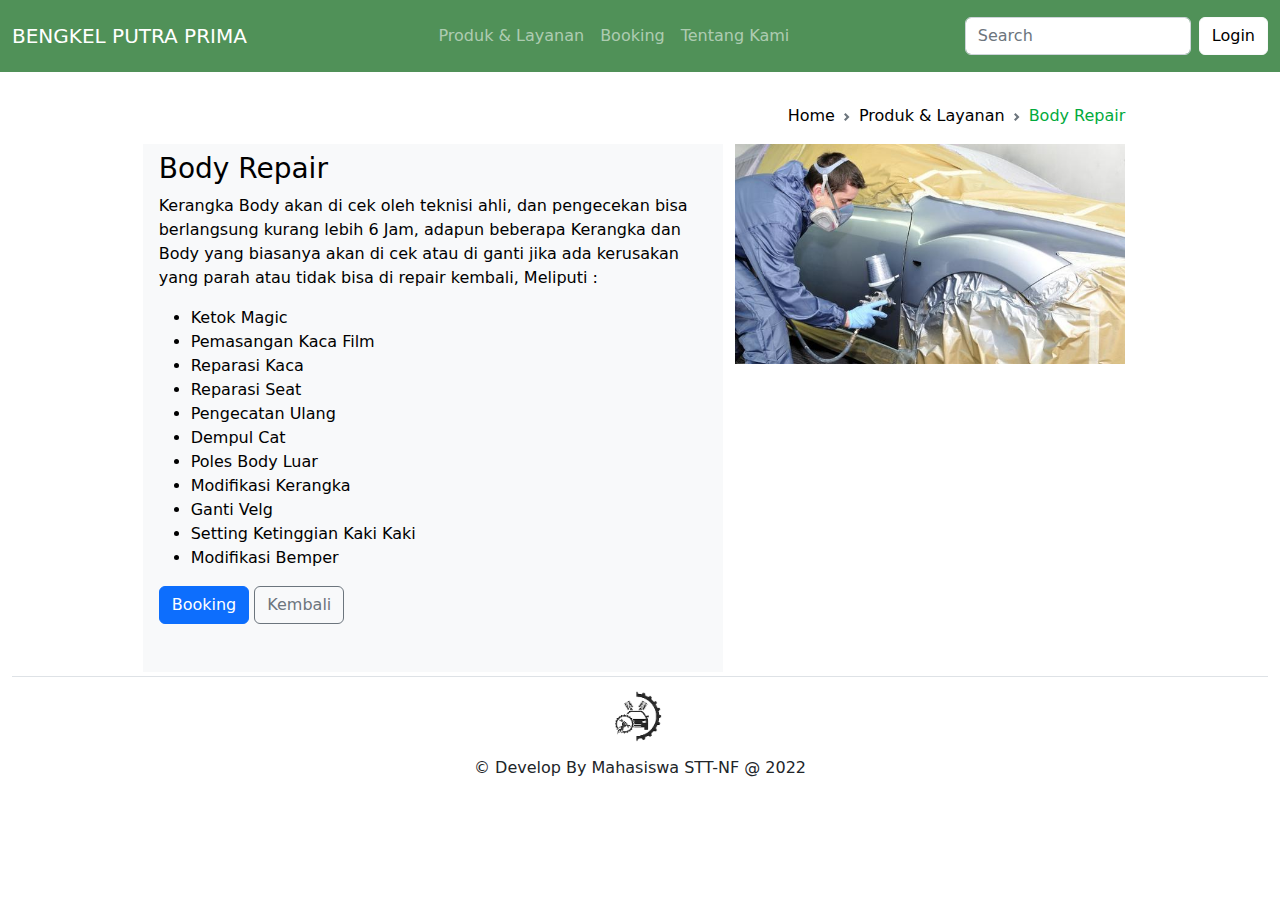
<file: body_Repair.html>
<!DOCTYPE html>
<html lang="en">

<head>
    <meta charset="utf-8" />
    <meta name="viewport" content="width=device-width, initial-scale=1" />
    <title>Bengkel Putra Prima</title>
    <link href="css/bootstrap.min.css" rel="stylesheet" />
    <link rel="stylesheet" href="https://cdnjs.cloudflare.com/ajax/libs/font-awesome/6.2.1/css/all.min.css">
    <link rel="stylesheet" href="css/mecss.css">

</head>

<body>
    <!-- nav -->
    <nav class="navbar custom-navbar navbar-expand-md navbar-dark sticky-top fixed-top"
        style="background-color: rgb(80, 145, 88)">
        <div class="container-fluid mt-2 mb-2">
            <a class="navbar-brand" href="index.html">
                BENGKEL PUTRA PRIMA
            </a>
            <button class="navbar-toggler" type="button" data-bs-toggle="collapse" data-bs-target="#navbarTogglerDemo02"
                aria-controls="navbarTogglerDemo02" aria-expanded="false" aria-label="Toggle navigation">
                <span class="navbar-toggler-icon"></span>
            </button>
            <div class="collapse navbar-collapse" id="navbarTogglerDemo02">
                <ul class="navbar-nav ms-auto">
                    <li class="nav-item">
                        <a class="nav-link" aria-current="page" href="layanan.html">Produk & Layanan</a>
                    </li>
                    <li class="nav-item">
                        <a class="nav-link" href="booking.html">Booking</a>
                    </li>
                    <li class="nav-item">
                        <a class="nav-link" href="tentang_Kami.html">Tentang Kami</a>
                    </li>
                </ul>

                <!-- Icon -->
                <div class="navbar-nav ms-auto">
                    <form class="d-flex" role="search">
                        <input class="form-control me-2" type="search" placeholder="Search" aria-label="Search" />
                        <button class="btn btn-light" style="background-color: rgb(255, 255, 255);" type="submit">
                            Login
                        </button>
                    </form>
                </div>
            </div>
        </div>
    </nav>
    <!-- tutup nav -->

    <!-- Main -->
    <div class="container-fluid">
        <div class="row">
            <div class="col-10 container ps-5 pe-5 mt-4">
                <nav class="mt-2 mb-2"
                    style="--bs-breadcrumb-divider: url(&#34;data:image/svg+xml,%3Csvg xmlns='http://www.w3.org/2000/svg' width='8' height='8'%3E%3Cpath d='M2.5 0L1 1.5 3.5 4 1 6.5 2.5 8l4-4-4-4z' fill='%236c757d'/%3E%3C/svg%3E&#34;);"
                    aria-label="breadcrumb">
                    <ol class="breadcrumb justify-content-lg-end">
                        <li class="breadcrumb-item"><a href="index.html"
                                style="text-decoration: none; color: Black;">Home</a></li>
                        <li class="breadcrumb-item"><a href="layanan.html"
                                style="text-decoration: none; color: Black;">Produk & Layanan</a></li>
                        <li class="breadcrumb-item"><a href="service_Besar.html"
                                style="text-decoration: none; color: rgb(2, 170, 61);">Body Repair</a></li>
                    </ol>
                </nav>


                <div class="mt-3 row ">
                    <div class="col-md-7 text-bg-light pb-5 ps-3 pt-2">
                        <h3>Body Repair</h3>
                        <p>Kerangka Body akan di cek oleh teknisi ahli, dan pengecekan bisa berlangsung kurang lebih
                            6 Jam,
                            adapun beberapa Kerangka dan Body yang biasanya akan di cek atau di ganti jika ada kerusakan yang parah atau
                            tidak bisa di repair kembali, Meliputi :</p>
                        <ul>
                            <li>Ketok Magic</li>
                            <li>Pemasangan Kaca Film</li>
                            <li>Reparasi Kaca</li>
                            <li>Reparasi Seat</li>
                            <li>Pengecatan Ulang</li>
                            <li>Dempul Cat</li>
                            <li>Poles Body Luar</li>
                            <li>Modifikasi Kerangka</li>
                            <li>Ganti Velg</li>
                            <li>Setting Ketinggian Kaki Kaki</li>
                            <li>Modifikasi Bemper</li>
                        </ul>

                        <a class="btn btn-primary" href="booking.html"
                            style="text-decoration: none; color: white;">Booking</a>
                        <a class="btn btn-outline-secondary" href="layanan.html">Kembali</a>
                    </div>
                    <div class="col-md-5 ">
                        <img class="img-fluid" src="assets/img/repair.jpg" alt="">
                    </div>
                </div>
            </div>

        </div>
    </div>

    <!-- Footer -->
    <div class="container-fluid">
        <footer class="my-1">
            <div class="justify-content-center border-top nav">
                <img class="" src="assets/img/logo.png" alt="">

            </div>
            <p class="text-center">&copy; Develop By Mahasiswa STT-NF @ 2022</p>
        </footer>
    </div>


    <!-- /Footer -->

    <script src="js/bootstrap.min.js"></script>
    <script src="js/mejs.js"></script>
</body>

</html>
</file>
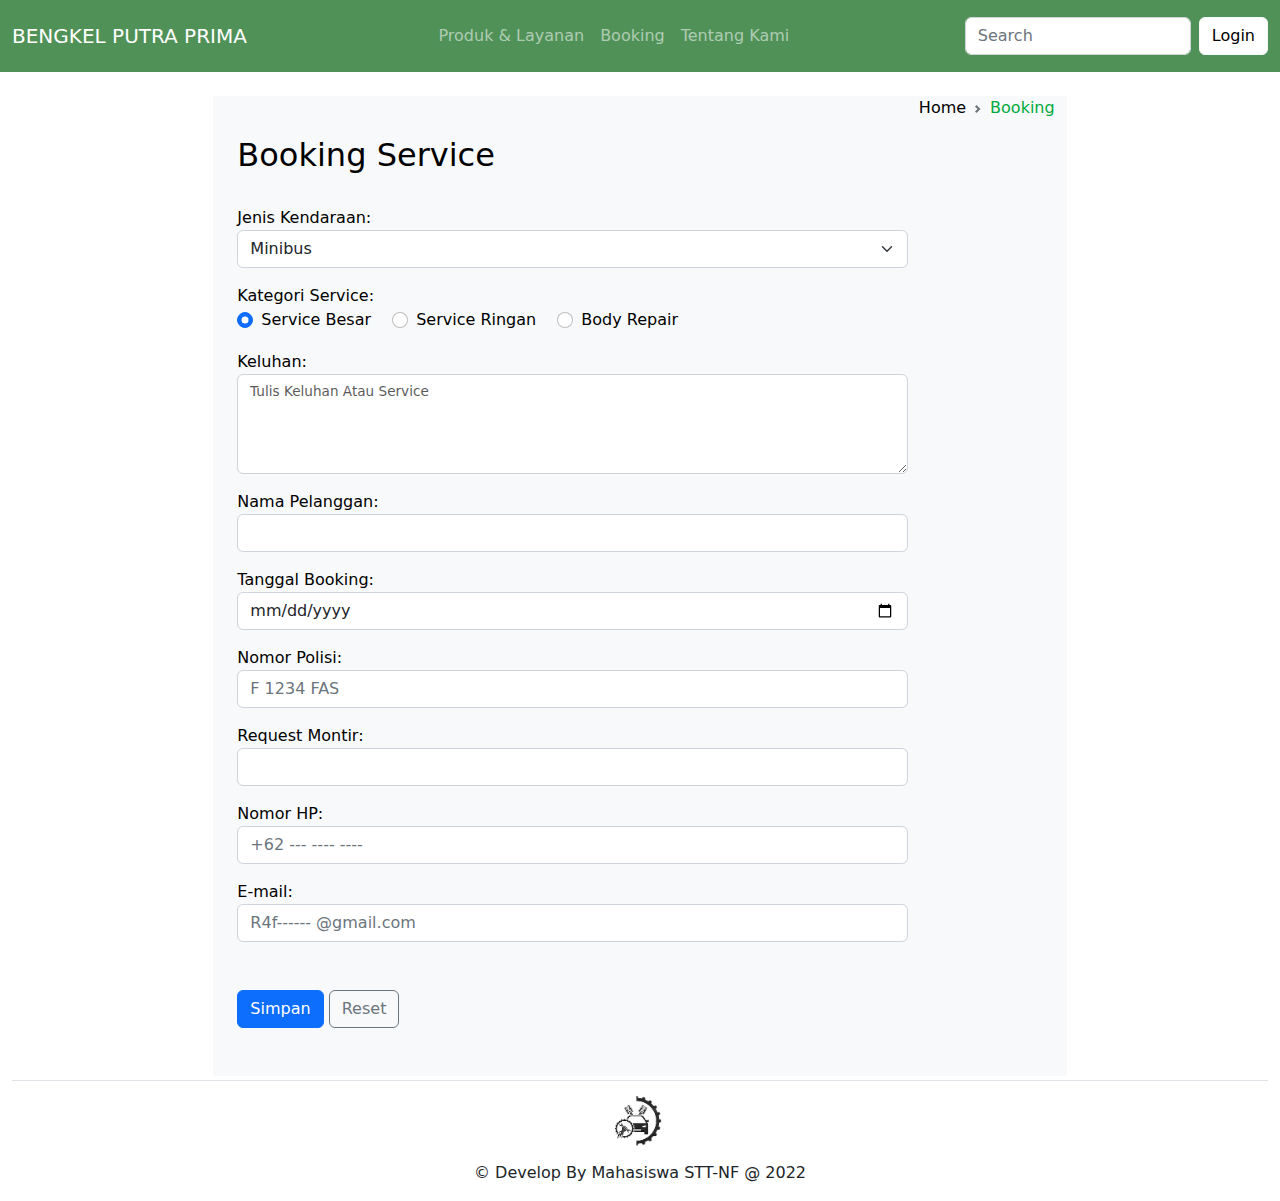
<file: booking.html>
<!DOCTYPE html>
<html lang="en">

<head>
    <meta charset="utf-8" />
    <meta name="viewport" content="width=device-width, initial-scale=1" />
    <title>Bengkel Putra Prima</title>
    <link href="css/bootstrap.min.css" rel="stylesheet" />
    <link rel="stylesheet" href="https://cdnjs.cloudflare.com/ajax/libs/font-awesome/6.2.1/css/all.min.css">
    <link rel="stylesheet" href="css/mecss.css">

</head>

<body>

    <nav class="navbar custom-navbar navbar-expand-md navbar-dark sticky-top fixed-top"
        style="background-color: rgb(80, 145, 88)">
        <div class="container-fluid mt-2 mb-2">
            <a class="navbar-brand" href="index.html">
                BENGKEL PUTRA PRIMA
            </a>
            <button class="navbar-toggler" type="button" data-bs-toggle="collapse" data-bs-target="#navbarTogglerDemo02"
                aria-controls="navbarTogglerDemo02" aria-expanded="false" aria-label="Toggle navigation">
                <span class="navbar-toggler-icon"></span>
            </button>
            <div class="collapse navbar-collapse" id="navbarTogglerDemo02">
                <ul class="navbar-nav ms-auto">
                    <li class="nav-item">
                        <a class="nav-link" aria-current="page" href="layanan.html">Produk & Layanan</a>
                    </li>
                    <li class="nav-item">
                        <a class="nav-link" href="booking.html">Booking</a>
                    </li>
                    <li class="nav-item">
                        <a class="nav-link" href="tentang_Kami.html">Tentang Kami</a>
                    </li>
                </ul>

                <!-- Icon -->
                <div class="navbar-nav ms-auto">
                    <form class="d-flex" role="search">
                        <input class="form-control me-2" type="search" placeholder="Search" aria-label="Search" />
                        <a href="login.html" class="btn btn-light" style="background-color: rgb(255, 255, 255);" type="submit">
                            Login
                        </a>
                    </form>
                </div>
            </div>
        </div>
    </nav>

    <!-- Main -->
    <div class="container-fluid">
        <div class="row">
            <div class="col-lg-8 mt-4 container text-bg-light ">

                <nav style="--bs-breadcrumb-divider: url(&#34;data:image/svg+xml,%3Csvg xmlns='http://www.w3.org/2000/svg' width='8' height='8'%3E%3Cpath d='M2.5 0L1 1.5 3.5 4 1 6.5 2.5 8l4-4-4-4z' fill='%236c757d'/%3E%3C/svg%3E&#34;);"
                    aria-label="breadcrumb">
                    <ol class="breadcrumb justify-content-lg-end">
                        <li class="breadcrumb-item"><a href="index.html"
                                style="text-decoration: none; color: Black;">Home</a></li>
                        <li class="breadcrumb-item"><a href="booking.html"
                                style="text-decoration: none; color: rgb(2, 170, 61);">Booking</a></li>
                    </ol>
                </nav>

                <div class="container-fluid">
                    <h2>Booking Service</h2>
                    <form class="form-horizontal">

                        <div class="mt-lg-3 col-sm-10 mt-lg-0 mt-2">
                            <label class="control-label col-lg-5 mt-lg-3 col-sm-10" for="jenis">Jenis
                                Kendaraan:</label>
                            <select class="form-select">
                                <option value="Minibus" selected>Minibus</option>
                                <option value="Sedan">Sedan</option>
                                <option value="Truk">Truk</option>
                                <option value="Bus">Bus</option>
                            </select>
                        </div>

                        <div class="mt-lg-3 mt-lg-0 mt-2">
                            <label class="control-label col-lg-5" for="kategori">Kategori Service: </label>
                            <br>
                            <div class="form-check form-check-inline">
                                <input class="form-check-input" type="radio" name="flexRadioDefault"
                                    id="flexRadioDefault1" checked>
                                <label class="form-check-label" for="besar">
                                    Service Besar
                                </label>
                            </div>

                            <div class="form-check form-check-inline">
                                <input class="form-check-input" type="radio" name="flexRadioDefault"
                                    id="flexRadioDefault1">
                                <label class="form-check-label" for="ringan">
                                    Service Ringan
                                </label>
                            </div>

                            <div class="form-check form-check-inline">
                                <input class="form-check-input" type="radio" name="flexRadioDefault"
                                    id="flexRadioDefault1">
                                <label class="form-check-label" for="repair">
                                    Body Repair
                                </label>
                            </div>
                        </div>

                        <div class="mt-lg-3 mt-lg-0 mt-2">
                            <label for="keluhan">Keluhan:</label>
                            <div class="form-floating col-lg-10">
                                <textarea class="form-control" id="keluhan" style="height: 100px"></textarea>
                                <label for="keluhan">Tulis Keluhan Atau Service</label>
                            </div>
                        </div>

                        <div class="form-group mt-lg-3 mt-lg-0 mt-2">
                            <label class="control-label col-lg-5" for="nama">Nama Pelanggan:</label>
                            <div class="col-sm-10">
                                <input type="text" class="form-control" id="nama">
                            </div>
                        </div>

                        <div class="form-group mt-lg-3 mt-lg-0 mt-2">
                            <label class="control-label col-lg-5" for="tgl">Tanggal Booking:</label>
                            <div class="col-sm-10">
                                <input type="Date" class="form-control" id="tgl">
                            </div>
                        </div>

                        <div class="form-group mt-lg-3 mt-lg-0 mt-2">
                            <label class="control-label col-lg-5" for="nopol">Nomor Polisi:</label>
                            <div class="col-sm-10">
                                <input type="text" placeholder="F 1234 FAS" class="form-control" id="nopol">
                            </div>
                        </div>

                        <div class="form-group mt-lg-3 mt-lg-0 mt-2">
                            <label class="control-label col-lg-5" for="req">Request Montir:</label>
                            <div class="col-sm-10">
                                <input type="text" class="form-control" id="req">
                            </div>
                        </div>

                        <div class="form-group mt-lg-3 mt-lg-0 mt-2">
                            <label class="control-label col-lg-5" for="hp">Nomor HP:</label>
                            <div class="col-sm-10">
                                <input type="number" placeholder="+62 --- ---- ----" class="form-control" id="hp">
                            </div>
                        </div>

                        <div class="form-group mt-lg-3 mt-lg-0 mt-2">
                            <label class="control-label col-lg-5" for="email">E-mail:</label>
                            <div class="col-sm-10">
                                <input type="email" placeholder="R4f------ @gmail.com" class="form-control" id="email">
                            </div>
                        </div>


                        <div class="mt-5 mb-5">
                            <button type="submit" class="btn btn-primary">Simpan</button>
                            <a href="booking.html" type="reset" class="btn btn-outline-secondary">Reset</a>
                        </div>

                    </form>
                </div>
            </div>
        </div>
    </div>





    <!-- /Main -->

    <!-- Footer -->
    <div class="container-fluid">
        <footer class="my-1">
            <div class="justify-content-center border-top nav">
                <img class="" src="assets/img/logo.png" alt="">

            </div>
            <p class="text-center">&copy; Develop By Mahasiswa STT-NF @ 2022</p>
        </footer>
    </div>

    <!-- /Footer -->

    <!-- JS -->
    <script src="js/bootstrap.min.js"></script>
    <script src="js/mejs.js"></script>
</body>

</html>
</file>
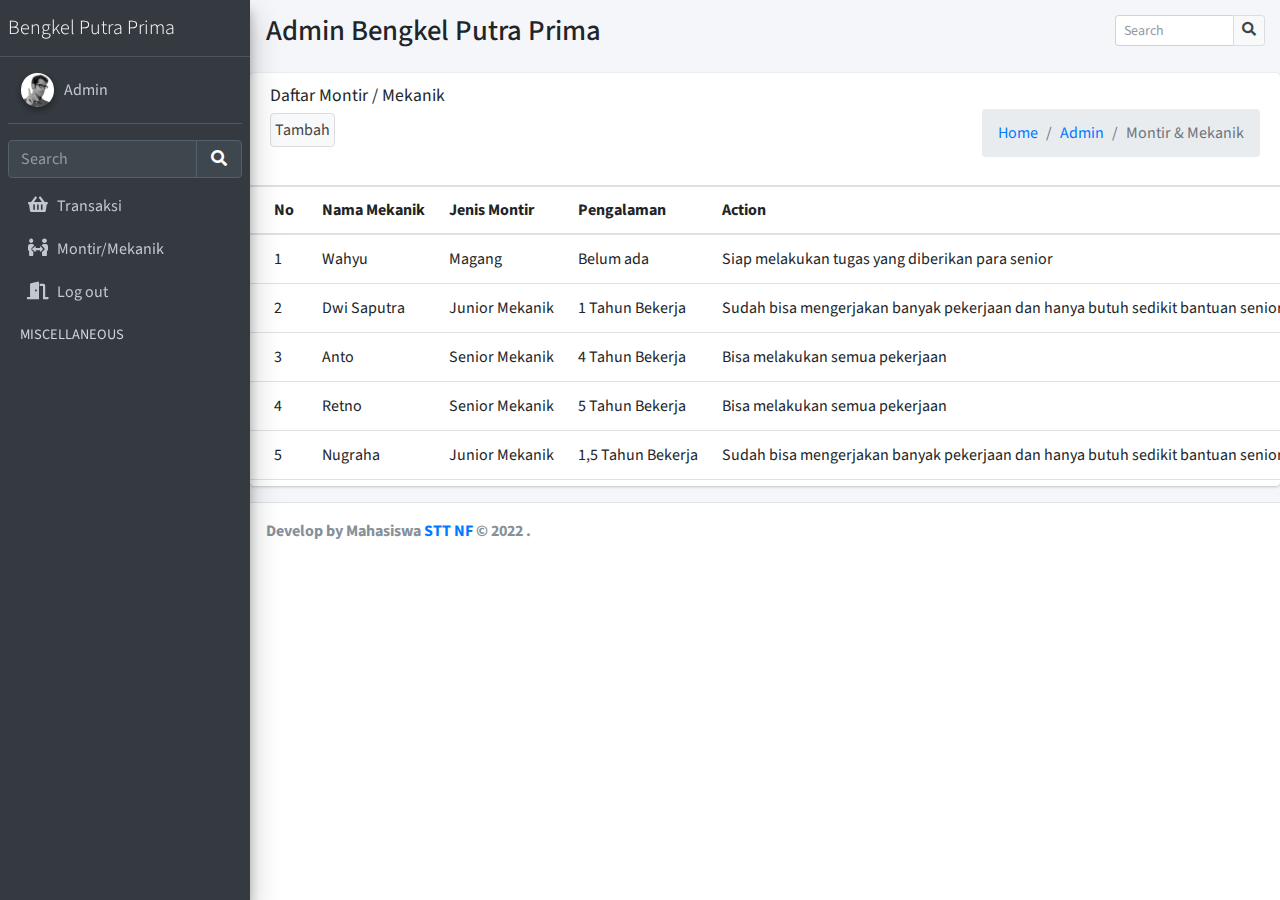
<file: daftar_Mon.html>
<!DOCTYPE html>
<html lang="en">

<head>
    <meta charset="UTF-8">
    <meta http-equiv="X-UA-Compatible" content="IE=edge">
    <meta name="viewport" content="width=device-width, initial-scale=1.0">
    <title>Bengkel Putra Prima</title>

    <!-- Google Font: Source Sans Pro -->
    <link rel="stylesheet"
        href="https://fonts.googleapis.com/css?family=Source+Sans+Pro:300,400,400i,700&display=fallback">
    <!-- Font Awesome -->
    <link rel="stylesheet" href="../../plugins/fontawesome-free/css/all.min.css">
    <!-- Theme style -->
    <link rel="stylesheet" href="../../dist/css/adminlte.min.css">
    <!-- Google Font: Source Sans Pro -->
    <link rel="stylesheet"
        href="https://fonts.googleapis.com/css?family=Source+Sans+Pro:300,400,400i,700&display=fallback">
    <!-- Font Awesome -->
    <link rel="stylesheet" href="plugins/fontawesome-free/css/all.min.css">
    <!-- Ionicons -->
    <link rel="stylesheet" href="https://code.ionicframework.com/ionicons/2.0.1/css/ionicons.min.css">
    <!-- Tempusdominus Bootstrap 4 -->
    <link rel="stylesheet" href="plugins/tempusdominus-bootstrap-4/css/tempusdominus-bootstrap-4.min.css">
    <!-- iCheck -->
    <link rel="stylesheet" href="plugins/icheck-bootstrap/icheck-bootstrap.min.css">
    <!-- JQVMap -->
    <link rel="stylesheet" href="plugins/jqvmap/jqvmap.min.css">
    <!-- Theme style -->
    <link rel="stylesheet" href="dist/css/adminlte.min.css">
    <!-- overlayScrollbars -->
    <link rel="stylesheet" href="plugins/overlayScrollbars/css/OverlayScrollbars.min.css">
    <!-- Daterange picker -->
    <link rel="stylesheet" href="plugins/daterangepicker/daterangepicker.css">
    <!-- summernote -->
    <link rel="stylesheet" href="plugins/summernote/summernote-bs4.min.css">
</head>

<body>
    <aside class="main-sidebar sidebar-dark-primary elevation-4">
        <!-- Brand Logo -->
        <a href="index.html" class="brand-link">
            <span class="brand-text font-weight-light">Bengkel Putra Prima</span>
        </a>

        <!-- Sidebar -->
        <div class="sidebar">
            <!-- Sidebar user (optional) -->
            <div class="user-panel mt-3 pb-3 mb-3 d-flex">
                <div class="image">
                    <img src="../../dist/img/user2-160x160.jpg" class="img-circle elevation-2" alt="User Image">
                </div>
                <div class="info">
                    <a href="#" class="d-block">Admin</a>
                </div>
            </div>

            <!-- SidebarSearch Form -->
            <div class="form-inline">
                <div class="input-group" data-widget="sidebar-search">
                    <input class="form-control form-control-sidebar" type="search" placeholder="Search"
                        aria-label="Search">
                    <div class="input-group-append">
                        <button class="btn btn-sidebar">
                            <i class="fas fa-search fa-fw"></i>
                        </button>
                    </div>
                </div>
            </div>

            <!-- Sidebar Menu -->
            <nav class="mt-2">
                <ul class="nav nav-pills nav-sidebar flex-column" data-widget="treeview" role="menu"
                    data-accordion="false">
                    <!-- Add icons to the links using the .nav-icon class
                   with font-awesome or any other icon font library -->
                    <li class="nav-item">
                        <a href="daftar_Tran.html" class="nav-link">
                            <i class="nav-icon fas fa-shopping-basket"></i>
                            <p>
                                Transaksi
                            </p>
                        </a>
                    </li>
                    <li class="nav-item">
                        <a href="daftar_Mon.html" class="nav-link">
                            <i class="nav-icon fas fa-people-arrows"></i>
                            <p>
                                Montir/Mekanik
                            </p>
                        </a>

                    </li>
                    <li class="nav-item">
                        <a href="login.html" class="nav-link">
                            <i class="nav-icon fas fa-door-open"></i>
                            <p>
                                Log out

                            </p>
                        </a>

                    </li>

                    <li class="nav-header">MISCELLANEOUS</li>

                </ul>
            </nav>
            <!-- /.sidebar-menu -->
        </div>
        <!-- /.sidebar -->
    </aside>


    <!-- Content Wrapper. Contains page content -->
    <div class="content-wrapper">
        <!-- Content Header (Page header) -->
        <section class="content-header">
            <div class="container-fluid">
                <div class="row mb-2">
                    <div class="col-sm-6">
                        <h1>Admin Bengkel Putra Prima</h1>
                    </div>
                    <div class="col-sm-6">
                        <div class="card-tools">
                            <div class="input-group input-group-sm" style="width: 150px;">
                            </div>
                        <div class="card-tools float-sm-right">
                            <div class="input-group input-group-sm" style="width: 150px;">
                                <input type="text" name="table_search" class="form-control float-right"
                                    placeholder="Search">
                                <div class="input-group-append">
                                    <button type="submit" class="btn btn-default">
                                        <i class="fas fa-search"></i>
                                    </button>
                                </div>
                            </div>
                        </div>
                    </div>
                </div>
            </div><!-- /.container-fluid -->
        </section>


        <div class="row">
            <div class="col-12">
                <div class="card">
                    <div class="card-header">
                        <h3 class="card-title">Daftar Montir / Mekanik</h3>
                        <br>
                        <a href="kelola.html" class="btn btn-default h3 p-1 mt-1">Tambah</a>


                        <ol class="breadcrumb float-sm-right">
                            <li class="breadcrumb-item"><a href="#">Home</a></li>
                            <li class="breadcrumb-item"><a href="#">Admin</a></li>
                            <li class="breadcrumb-item active">Montir & Mekanik</li>
                        </ol>
                    </div>
                    <!-- /.card-header -->
                    <div class="card-body table-responsive p-0" style="height: 300px;">
                        <table class="table table-head-fixed text-nowrap">
                            <thead>
                                <tr>
                                    <th>No</th>
                                    <th>Nama Mekanik</th>
                                    <th>Jenis Montir</th>
                                    <th>Pengalaman</th>
                                    <th>Action</th>
                                </tr>
                            </thead>
                            <tbody>
                                <tr>
                                    <td>1</td>
                                    <td>Wahyu</td>
                                    <td>Magang</td>
                                    <td><span class="tag tag-success">Belum ada</span></td>
                                    <td>Siap melakukan tugas yang diberikan para senior</td>
                                </tr>
                                <tr>
                                    <td>2</td>
                                    <td>Dwi Saputra</td>
                                    <td>Junior Mekanik</td>
                                    <td><span class="tag tag-warning">1 Tahun Bekerja</span></td>
                                    <td>Sudah bisa mengerjakan banyak pekerjaan dan hanya butuh sedikit bantuan senior</td>
                                </tr>
                                <tr>
                                    <td>3</td>
                                    <td>Anto</td>
                                    <td>Senior Mekanik</td>
                                    <td><span class="tag tag-primary">4 Tahun Bekerja</span></td>
                                    <td>Bisa melakukan semua pekerjaan</td>
                                </tr>
                                <tr>
                                    <td>4</td>
                                    <td>Retno</td>
                                    <td>Senior Mekanik</td>
                                    <td><span class="tag tag-danger">5 Tahun Bekerja</span></td>
                                    <td>Bisa melakukan semua pekerjaan</td>
                                </tr>
                                <tr>
                                    <td>5</td>
                                    <td>Nugraha</td>
                                    <td>Junior Mekanik</td>
                                    <td><span class="tag tag-success">1,5 Tahun Bekerja</span></td>
                                    <td>Sudah bisa mengerjakan banyak pekerjaan dan hanya butuh sedikit bantuan senior</td>
                                </tr>
                                <tr>
                                    <td>494</td>
                                    <td>Victoria Doe</td>
                                    <td>11-7-2014</td>
                                    <td><span class="tag tag-warning">Pending</span></td>
                                    <td>Bacon ipsum dolor sit amet salami venison chicken flank fatback doner.</td>
                                </tr>
                                <tr>
                                    <td>832</td>
                                    <td>Michael Doe</td>
                                    <td>11-7-2014</td>
                                    <td><span class="tag tag-primary">Approved</span></td>
                                    <td>Bacon ipsum dolor sit amet salami venison chicken flank fatback doner.</td>
                                </tr>
                                <tr>
                                    <td>982</td>
                                    <td>Rocky Doe</td>
                                    <td>11-7-2014</td>
                                    <td><span class="tag tag-danger">Denied</span></td>
                                    <td>Bacon ipsum dolor sit amet salami venison chicken flank fatback doner.</td>
                                </tr>
                            </tbody>
                        </table>
                    </div>
                    <!-- /.card-body -->
                </div>
                <!-- /.card -->
            </div>
        </div>
    </div>
    <footer class="main-footer">
        <strong>Develop by Mahasiswa <a href="https://nurulfikri.ac.id/">STT NF</a> &copy; 2022 .</strong>
    </footer>
    </div>
</body>

</html>
</file>
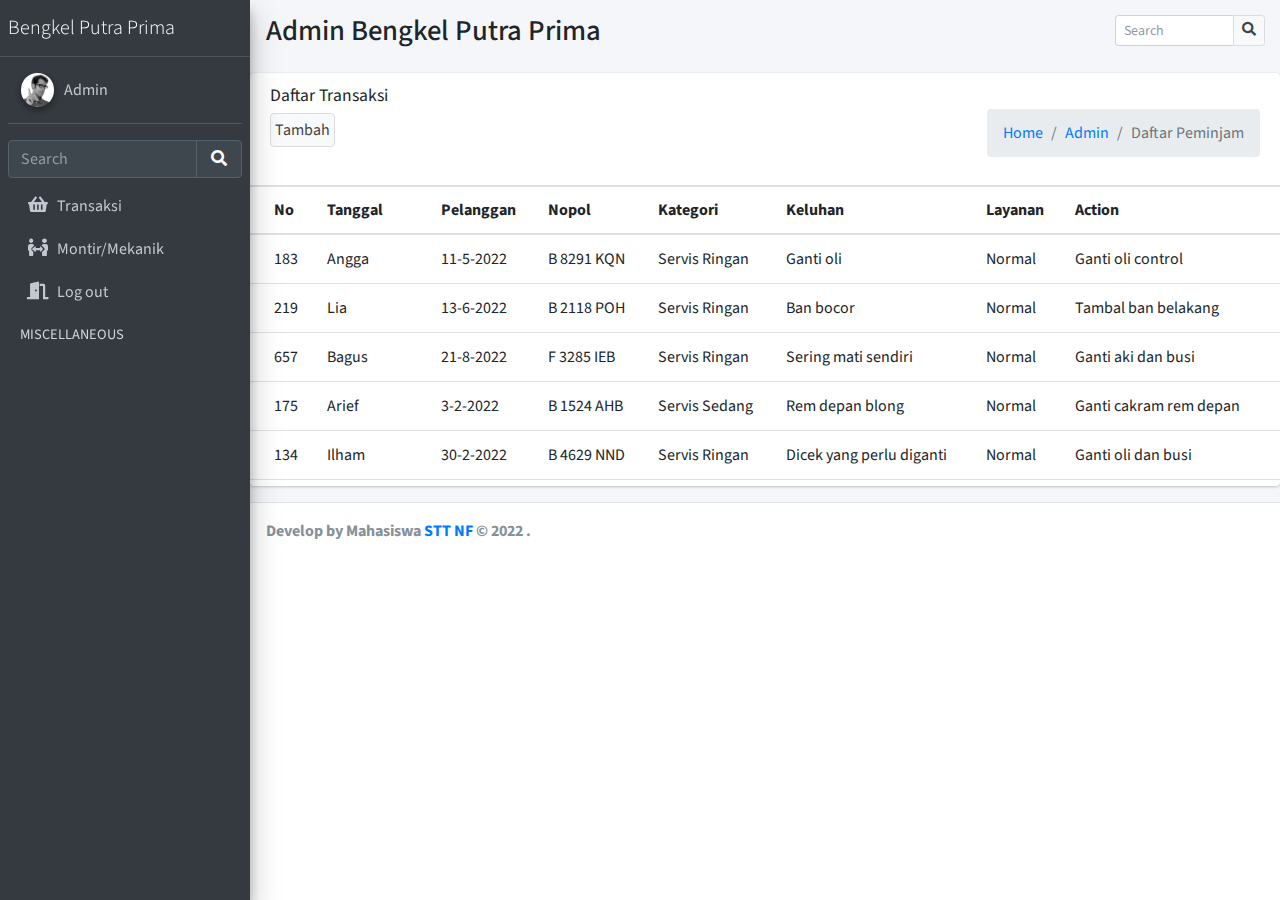
<file: Daftar_Tran.html>
<!DOCTYPE html>
<html lang="en">

<head>
    <meta charset="UTF-8">
    <meta http-equiv="X-UA-Compatible" content="IE=edge">
    <meta name="viewport" content="width=device-width, initial-scale=1.0">
    <title>Bengkel Putra Prima</title>

    <!-- Google Font: Source Sans Pro -->
    <link rel="stylesheet"
        href="https://fonts.googleapis.com/css?family=Source+Sans+Pro:300,400,400i,700&display=fallback">
    <!-- Font Awesome -->
    <link rel="stylesheet" href="../../plugins/fontawesome-free/css/all.min.css">
    <!-- Theme style -->
    <link rel="stylesheet" href="../../dist/css/adminlte.min.css">
    <!-- Google Font: Source Sans Pro -->
    <link rel="stylesheet"
        href="https://fonts.googleapis.com/css?family=Source+Sans+Pro:300,400,400i,700&display=fallback">
    <!-- Font Awesome -->
    <link rel="stylesheet" href="plugins/fontawesome-free/css/all.min.css">
    <!-- Ionicons -->
    <link rel="stylesheet" href="https://code.ionicframework.com/ionicons/2.0.1/css/ionicons.min.css">
    <!-- Tempusdominus Bootstrap 4 -->
    <link rel="stylesheet" href="plugins/tempusdominus-bootstrap-4/css/tempusdominus-bootstrap-4.min.css">
    <!-- iCheck -->
    <link rel="stylesheet" href="plugins/icheck-bootstrap/icheck-bootstrap.min.css">
    <!-- JQVMap -->
    <link rel="stylesheet" href="plugins/jqvmap/jqvmap.min.css">
    <!-- Theme style -->
    <link rel="stylesheet" href="dist/css/adminlte.min.css">
    <!-- overlayScrollbars -->
    <link rel="stylesheet" href="plugins/overlayScrollbars/css/OverlayScrollbars.min.css">
    <!-- Daterange picker -->
    <link rel="stylesheet" href="plugins/daterangepicker/daterangepicker.css">
    <!-- summernote -->
    <link rel="stylesheet" href="plugins/summernote/summernote-bs4.min.css">
</head>

<body>
    <aside class="main-sidebar sidebar-dark-primary elevation-4">
        <!-- Brand Logo -->
        <a href="index.html" class="brand-link">
            <span class="brand-text font-weight-light">Bengkel Putra Prima</span>
        </a>

        <!-- Sidebar -->
        <div class="sidebar">
            <!-- Sidebar user (optional) -->
            <div class="user-panel mt-3 pb-3 mb-3 d-flex">
                <div class="image">
                    <img src="../../dist/img/user2-160x160.jpg" class="img-circle elevation-2" alt="User Image">
                </div>
                <div class="info">
                    <a href="#" class="d-block">Admin</a>
                </div>
            </div>

            <!-- SidebarSearch Form -->
            <div class="form-inline">
                <div class="input-group" data-widget="sidebar-search">
                    <input class="form-control form-control-sidebar" type="search" placeholder="Search"
                        aria-label="Search">
                    <div class="input-group-append">
                        <button class="btn btn-sidebar">
                            <i class="fas fa-search fa-fw"></i>
                        </button>
                    </div>
                </div>
            </div>

            <!-- Sidebar Menu -->
            <nav class="mt-2">
                <ul class="nav nav-pills nav-sidebar flex-column" data-widget="treeview" role="menu"
                    data-accordion="false">
                    <!-- Add icons to the links using the .nav-icon class
                   with font-awesome or any other icon font library -->
                    <li class="nav-item">
                        <a href="daftar_Tran.html" class="nav-link">
                            <i class="nav-icon fas fa-shopping-basket"></i>
                            <p>
                                Transaksi
                            </p>
                        </a>
                    </li>
                    <li class="nav-item">
                        <a href="daftar_Mon.html" class="nav-link">
                            <i class="nav-icon fas fa-people-arrows"></i>
                            <p>
                                Montir/Mekanik
                            </p>
                        </a>

                    </li>
                    <li class="nav-item">
                        <a href="login.html" class="nav-link">
                            <i class="nav-icon fas fa-door-open"></i>
                            <p>
                                Log out

                            </p>
                        </a>

                    </li>

                    <li class="nav-header">MISCELLANEOUS</li>

                </ul>
            </nav>
            <!-- /.sidebar-menu -->
        </div>
        <!-- /.sidebar -->
    </aside>


    <!-- Content Wrapper. Contains page content -->
    <div class="content-wrapper">
        <!-- Content Header (Page header) -->
        <section class="content-header">
            <div class="container-fluid">
                <div class="row mb-2">
                    <div class="col-sm-6">
                        <h1>Admin Bengkel Putra Prima</h1>
                    </div>
                    <div class="col-sm-6">
                        <div class="card-tools">
                            <div class="input-group input-group-sm" style="width: 150px;">
                            </div>
                            <div class="card-tools float-sm-right">
                                <div class="input-group input-group-sm" style="width: 150px;">
                                    <input type="text" name="table_search" class="form-control float-right"
                                        placeholder="Search">
                                    <div class="input-group-append">
                                        <button type="submit" class="btn btn-default">
                                            <i class="fas fa-search"></i>
                                        </button>
                                    </div>
                                </div>
                            </div>
                        </div>
                    </div>
                </div><!-- /.container-fluid -->
        </section>


        <div class="row">
            <div class="col-12">
                <div class="card">
                    <div class="card-header">
                        <h3 class="card-title">Daftar Transaksi</h3>
                        <br>
                        <a href="kelola.html" class="btn btn-default p-1 mt-1">Tambah</a>


                        <ol class="breadcrumb float-sm-right">
                            <li class="breadcrumb-item"><a href="#">Home</a></li>
                            <li class="breadcrumb-item"><a href="#">Admin</a></li>
                            <li class="breadcrumb-item active">Daftar Peminjam</li>
                        </ol>
                    </div>
                    <!-- /.card-header -->
                    <div class="card-body table-responsive p-0" style="height: 300px;">
                        <table class="table table-head-fixed text-nowrap">
                            <thead>
                                <tr>
                                    <th>No</th>
                                    <th>Tanggal</th>
                                    <th>Pelanggan</th>
                                    <th>Nopol</th>
                                    <th>Kategori</th>
                                    <th>Keluhan</th>
                                    <th>Layanan</th>
                                    <th>Action</th>
                                </tr>
                            </thead>
                            <tbody>
                                <tr>
                                    <td>183</td>
                                    <td>Angga</td>
                                    <td>11-5-2022</td>
                                    <td>B 8291 KQN</td>
                                    <td>Servis Ringan</td>
                                    <td>Ganti oli</td>
                                    <td>Normal</td>
                                    <td><span
                                            class="tag tag-success">Ganti oli control</span>
                                    </td>
                                </tr>
                                <tr>
                                    <td>219</td>
                                    <td>Lia</td>
                                    <td>13-6-2022</td>
                                    <td><span class="tag tag-warning">B 2118 POH</span></td>
                                    <td>Servis Ringan</td>
                                    <td>Ban bocor</td>
                                    <td>Normal</td>
                                    <td>Tambal ban belakang</td>
                                </tr>
                                <tr>
                                    <td>657</td>
                                    <td>Bagus</td>
                                    <td>21-8-2022</td>
                                    <td><span class="tag tag-primary">F 3285 IEB</span></td>
                                    <td>Servis Ringan</td>
                                    <td>Sering mati sendiri</td>
                                    <td>Normal</td>
                                    <td>Ganti aki dan busi</td>
                                </tr>
                                <tr>
                                    <td>175</td>
                                    <td>Arief</td>
                                    <td>3-2-2022</td>
                                    <td><span class="tag tag-danger">B 1524 AHB</span></td>
                                    <td>Servis Sedang</td>
                                    <td>Rem depan blong</td>
                                    <td>Normal</td>
                                    <td>Ganti cakram rem depan</td>
                                </tr>
                                <tr>
                                    <td>134</td>
                                    <td>Ilham</td>
                                    <td>30-2-2022</td>
                                    <td><span class="tag tag-success">B 4629 NND</span></td>
                                    <td>Servis Ringan</td>
                                    <td>Dicek yang perlu diganti</td>
                                    <td>Normal</td>
                                    <td>Ganti oli dan busi</td>
                                </tr>
                                <tr>
                                    <td>494</td>
                                    <td>Victoria Doe</td>
                                    <td>11-7-2014</td>
                                    <td><span class="tag tag-warning">Pending</span></td>
                                    <td>Bacon ipsum </td>
                                    <td>sdadas</td>
                                    <td>dasda</td>
                                    <td>dasdad</td>
                                </tr>
                                <tr>
                                    <td>832</td>
                                    <td>Michael Doe</td>
                                    <td>11-7-2014</td>
                                    <td><span class="tag tag-primary">Approved</span></td>
                                    <td>Bacon ipsum .</td>
                                    <td>sdadas</td>
                                    <td>dasda</td>
                                    <td>dasdad</td>
                                </tr>
                                <tr>
                                    <td>982</td>
                                    <td>Rocky Doe</td>
                                    <td>11-7-2014</td>
                                    <td><span class="">Denied</span></td>
                                    <td>Bacon ipsum </td>
                                    <td>sdadas</td>
                                    <td>dasda</td>
                                    <td>dasdad</td>
                                </tr>
                            </tbody>
                        </table>
                    </div>
                    <!-- /.card-body -->
                </div>
                <!-- /.card -->
            </div>
        </div>
    </div>
    <footer class="main-footer">
        <strong>Develop by Mahasiswa <a href="https://nurulfikri.ac.id/">STT NF</a> &copy; 2022 .</strong>
    </footer>
    </div>
</body>

</html>
</file>
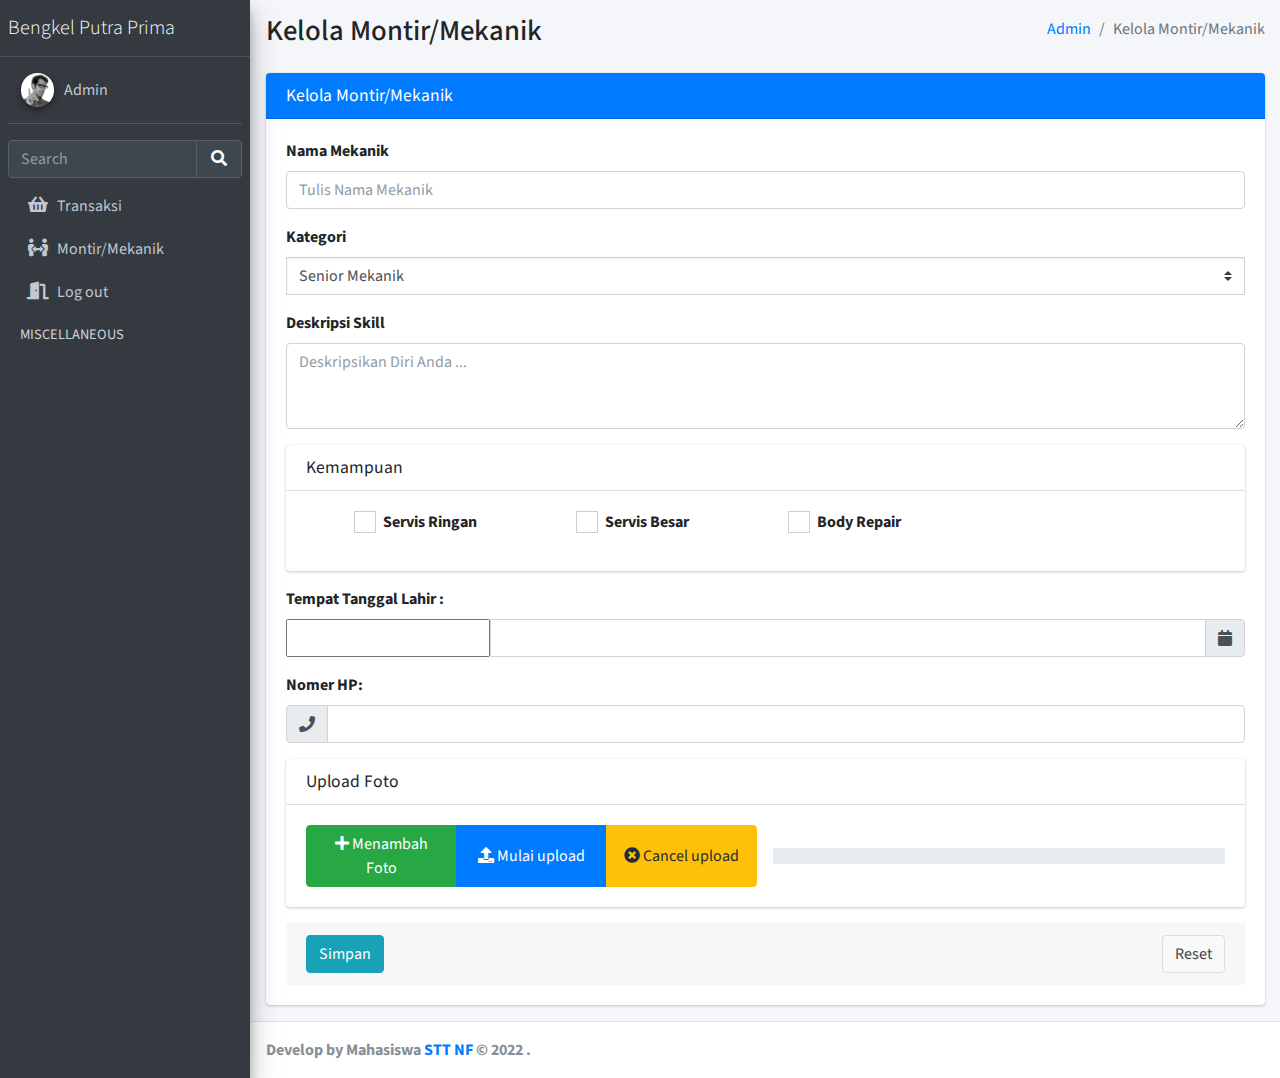
<file: kelola.html>
<!DOCTYPE html>
<html lang="en">

<head>
    <meta charset="UTF-8">
    <meta http-equiv="X-UA-Compatible" content="IE=edge">
    <meta name="viewport" content="width=device-width, initial-scale=1.0">
    <title>Bengkel Putra Prima</title>
    <!-- Google Font: Source Sans Pro -->
    <link rel="stylesheet"
        href="https://fonts.googleapis.com/css?family=Source+Sans+Pro:300,400,400i,700&display=fallback">
    <!-- Font Awesome -->
    <link rel="stylesheet" href="../../plugins/fontawesome-free/css/all.min.css">
    <!-- Theme style -->
    <link rel="stylesheet" href="../../dist/css/adminlte.min.css">
    <link rel="stylesheet"
        href="https://fonts.googleapis.com/css?family=Source+Sans+Pro:300,400,400i,700&display=fallback">
    <!-- SweetAlert2 -->
    <link rel="stylesheet" href="../../plugins/sweetalert2/sweetalert2.min.css">
    <!-- Toastr -->
    <link rel="stylesheet" href="../../plugins/toastr/toastr.min.css">
    <!-- Google Font: Source Sans Pro -->
    <link rel="stylesheet"
        href="https://fonts.googleapis.com/css?family=Source+Sans+Pro:300,400,400i,700&display=fallback">
    <!-- Font Awesome -->
    <link rel="stylesheet" href="../../plugins/fontawesome-free/css/all.min.css">
    <!-- daterange picker -->
    <link rel="stylesheet" href="../../plugins/daterangepicker/daterangepicker.css">
    <!-- iCheck for checkboxes and radio inputs -->
    <link rel="stylesheet" href="../../plugins/icheck-bootstrap/icheck-bootstrap.min.css">
    <!-- Bootstrap Color Picker -->
    <link rel="stylesheet" href="../../plugins/bootstrap-colorpicker/css/bootstrap-colorpicker.min.css">
    <!-- Tempusdominus Bootstrap 4 -->
    <link rel="stylesheet" href="../../plugins/tempusdominus-bootstrap-4/css/tempusdominus-bootstrap-4.min.css">
    <!-- Select2 -->
    <link rel="stylesheet" href="../../plugins/select2/css/select2.min.css">
    <link rel="stylesheet" href="../../plugins/select2-bootstrap4-theme/select2-bootstrap4.min.css">
    <!-- Bootstrap4 Duallistbox -->
    <link rel="stylesheet" href="../../plugins/bootstrap4-duallistbox/bootstrap-duallistbox.min.css">
    <!-- BS Stepper -->
    <link rel="stylesheet" href="../../plugins/bs-stepper/css/bs-stepper.min.css">
    <!-- dropzonejs -->
    <link rel="stylesheet" href="../../plugins/dropzone/min/dropzone.min.css">
    <!-- Theme style -->
    <link rel="stylesheet" href="../../dist/css/adminlte.min.css">
</head>

<body class="hold-transition sidebar-mini">
    <div class="wrapper">
        <!-- Navbar -->
        <!-- /.navbar -->


        <aside class="main-sidebar sidebar-dark-primary elevation-4">
            <!-- Brand Logo -->
            <a href="index.html" class="brand-link">
                <span class="brand-text font-weight-light">Bengkel Putra Prima</span>
            </a>

            <!-- Sidebar -->
            <div class="sidebar">
                <!-- Sidebar user (optional) -->
                <div class="user-panel mt-3 pb-3 mb-3 d-flex">
                    <div class="image">
                        <img src="../../dist/img/user2-160x160.jpg" class="img-circle elevation-2" alt="User Image">
                    </div>
                    <div class="info">
                        <a href="#" class="d-block">Admin</a>
                    </div>
                </div>

                <!-- SidebarSearch Form -->
                <div class="form-inline">
                    <div class="input-group" data-widget="sidebar-search">
                        <input class="form-control form-control-sidebar" type="search" placeholder="Search"
                            aria-label="Search">
                        <div class="input-group-append">
                            <button class="btn btn-sidebar">
                                <i class="fas fa-search fa-fw"></i>
                            </button>
                        </div>
                    </div>
                </div>

                <!-- Sidebar Menu -->
                <nav class="mt-2">
                    <ul class="nav nav-pills nav-sidebar flex-column" data-widget="treeview" role="menu"
                        data-accordion="false">
                        <!-- Add icons to the links using the .nav-icon class
                       with font-awesome or any other icon font library -->
                        <li class="nav-item">
                            <a href="daftar_Tran.html" class="nav-link">
                                <i class="nav-icon fas fa-shopping-basket"></i>
                                <p>
                                    Transaksi
                                </p>
                            </a>
                        </li>
                        <li class="nav-item">
                            <a href="daftar_Mon.html" class="nav-link">
                                <i class="nav-icon fas fa-people-arrows"></i>
                                <p>
                                    Montir/Mekanik
                                </p>
                            </a>
                        </li>
                        <li class="nav-item">
                            <a href="login.html" class="nav-link">
                                <i class="nav-icon fas fa-door-open"></i>
                                <p>
                                    Log out
                                </p>
                            </a>
                        </li>
                        <li class="nav-header">MISCELLANEOUS</li>
                    </ul>
                </nav>
                <!-- /.sidebar-menu -->
            </div>
        </aside>


        <!-- Content Wrapper. Contains page content -->
        <div class="content-wrapper">
            <!-- Content Header (Page header) -->
            <section class="content-header">
                <div class="container-fluid">
                    <div class="row mb-2">
                        <div class="col-sm-6">
                            <h1>Kelola Montir/Mekanik</h1>
                        </div>
                        <div class="col-sm-6">
                            <ol class="breadcrumb float-sm-right">
                                <li class="breadcrumb-item"><a href="#">Admin</a></li>

                                <li class="breadcrumb-item active">Kelola Montir/Mekanik</li>
                            </ol>
                        </div>
                    </div>
                </div><!-- /.container-fluid -->
            </section>

            <!-- Main content -->
            <section class="content">
                <div class="container-fluid">
                    <div class="row">
                        <!-- left column -->
                        <div class="col-md-12">
                            <!-- general form elements -->
                            <div class="card card-primary">
                                <div class="card-header">
                                    <h3 class="card-title">Kelola Montir/Mekanik</h3>
                                </div>
                                <!-- /.card-header -->
                                <!-- form start -->
                                <form>
                                    <div class="card-body">
                                        <div class="form-group">
                                            <label for="exampleInputEmail1">Nama Mekanik</label>
                                            <input type="email" class="form-control" id="exampleInputEmail1"
                                                placeholder="Tulis Nama Mekanik">
                                        </div>
                                        <div class="form-group">
                                            <label for="exampleSelectRounded0">Kategori </label>
                                            <select class="custom-select rounded-0" id="exampleSelectRounded0">
                                                <option>Senior Mekanik</option>
                                                <option>Junior Mekanik</option>
                                                <option>Magang</option>
                                            </select>
                                        </div>
                                        <div class="form-group">
                                            <label>Deskripsi Skill</label>
                                            <textarea class="form-control" rows="3"
                                                placeholder="Deskripsikan Diri Anda ..."></textarea>
                                        </div>

                                        <!-- iCheck -->
                                        <div class="card">
                                            <div class="card-header">
                                                <h3 class="card-title">Kemampuan</h3>
                                            </div>
                                            <div class="card-body">
                                                <!-- Minimal style -->
                                                <div class="row">
                                                    <div class="col-sm-12">
                                                        <!-- checkbox -->
                                                        <div class="form-group clearfix">
                                                            <div class="icheck-primary d-inline m-xl-5">
                                                                <input type="checkbox" id="checkboxPrimary1">
                                                                <label for="checkboxPrimary1">
                                                                    Servis Ringan
                                                                </label>
                                                            </div>
                                                            <div class="icheck-primary d-inline m-xl-5">
                                                                <input type="checkbox" id="checkboxPrimary2">
                                                                <label for="checkboxPrimary2">
                                                                    Servis Besar
                                                                </label>
                                                            </div>
                                                            <div class="icheck-primary d-inline m-xl-5 ">
                                                                <input type="checkbox" id="checkboxPrimary3">
                                                                <label for="checkboxPrimary3">
                                                                    Body Repair
                                                                </label>
                                                            </div>
                                                        </div>

                                                    </div>
                                                </div>
                                            </div>
                                        </div>

                                        <!-- Date -->
                                        <div class="form-group">
                                            <label>Tempat Tanggal Lahir :</label>
                                            <div class="input-group date" id="reservationdate"
                                                data-target-input="nearest">
                                                <input type="text" class="form">
                                                <input type="text" class="form-control datetimepicker-input"
                                                    data-target="#reservationdate" />
                                                <div class="input-group-append" data-target="#reservationdate"
                                                    data-toggle="datetimepicker">
                                                    <div class="input-group-text"><i class="fa fa-calendar"></i></div>
                                                </div>
                                            </div>
                                        </div>
                                        <div class="form-group">
                                            <label>Nomer HP:</label>

                                            <div class="input-group">
                                                <div class="input-group-prepend">
                                                    <span class="input-group-text"><i class="fas fa-phone"></i></span>
                                                </div>
                                                <input type="text" class="form-control"
                                                    data-inputmask='"mask": "(99) 999-9999-99999"' data-mask>
                                            </div>
                                            <!-- /.input group -->
                                        </div>
                                        <div class="row">
                                            <div class="col-md-12">
                                                <div class="card card-default">
                                                    <div class="card-header">
                                                        <h3 class="card-title">Upload Foto</h3>
                                                    </div>
                                                    <div class="card-body">
                                                        <div id="actions" class="row">
                                                            <div class="col-lg-6">
                                                                <div class="btn-group w-100">
                                                                    <span class="btn btn-success col fileinput-button">
                                                                        <i class="fas fa-plus"></i>
                                                                        <span>Menambah Foto</span>
                                                                    </span>
                                                                    <button type="submit"
                                                                        class="btn btn-primary col start">
                                                                        <i class="fas fa-upload"></i>
                                                                        <span>Mulai upload</span>
                                                                    </button>
                                                                    <button type="reset"
                                                                        class="btn btn-warning col cancel">
                                                                        <i class="fas fa-times-circle"></i>
                                                                        <span>Cancel upload</span>
                                                                    </button>
                                                                </div>
                                                            </div>
                                                            <div class="col-lg-6 d-flex align-items-center">
                                                                <div class="fileupload-process w-100">
                                                                    <div id="total-progress"
                                                                        class="progress progress-striped active"
                                                                        role="progressbar" aria-valuemin="0"
                                                                        aria-valuemax="100" aria-valuenow="0">
                                                                        <div class="progress-bar progress-bar-success"
                                                                            style="width:0%;" data-dz-uploadprogress>
                                                                        </div>
                                                                    </div>
                                                                </div>
                                                            </div>
                                                        </div>
                                                        <div class="table table-striped files" id="previews">
                                                            <div id="template" class="row mt-2">
                                                                <div class="col-auto">
                                                                    <span class="preview"><img src="data:," alt=""
                                                                            data-dz-thumbnail /></span>
                                                                </div>
                                                                <div class="col d-flex align-items-center">
                                                                    <p class="mb-0">
                                                                        <span class="lead" data-dz-name></span>
                                                                        (<span data-dz-size></span>)
                                                                    </p>
                                                                    <strong class="error text-danger"
                                                                        data-dz-errormessage></strong>
                                                                </div>
                                                                <div class="col-4 d-flex align-items-center">
                                                                    <div class="progress progress-striped active w-100"
                                                                        role="progressbar" aria-valuemin="0"
                                                                        aria-valuemax="100" aria-valuenow="0">
                                                                        <div class="progress-bar progress-bar-success"
                                                                            style="width:0%;" data-dz-uploadprogress>
                                                                        </div>
                                                                    </div>
                                                                </div>
                                                                <div class="col-auto d-flex align-items-center">
                                                                    <div class="btn-group">
                                                                        <button class="btn btn-primary start">
                                                                            <i class="fas fa-upload"></i>
                                                                            <span>Start</span>
                                                                        </button>
                                                                        <button data-dz-remove
                                                                            class="btn btn-warning cancel">
                                                                            <i class="fas fa-times-circle"></i>
                                                                            <span>Cancel</span>
                                                                        </button>
                                                                        <button data-dz-remove
                                                                            class="btn btn-danger delete">
                                                                            <i class="fas fa-trash"></i>
                                                                            <span>Delete</span>
                                                                        </button>
                                                                    </div>
                                                                </div>
                                                            </div>
                                                        </div>
                                                    </div>
                                                    <!-- /.card-body -->
                                                </div>
                                                <!-- /.card -->
                                                <div class="card-footer">
                                                    <button type="submit" class="btn btn-info">Simpan</button>
                                                    <button type="submit"
                                                        class="btn btn-default float-right">Reset</button>
                                                </div>
                                            </div>
                                        </div>
                                        <!-- /.row -->

                                    </div>
                                    <!-- /.card -->


                            </div>
                            <!-- /.card-body -->
                            </form>
                        </div>
                        <!-- /.card -->

                    </div>
                    <!-- /.card-body -->
                </div>
                <!-- /.card -->
        </div>
        <footer class="main-footer">
            <strong>Develop by Mahasiswa <a href="https://nurulfikri.ac.id/">STT NF</a> &copy; 2022 .</strong>
        </footer>
    </div>


    <!-- jQuery -->
    <script src="plugins/jquery/jquery.min.js"></script>
    <!-- jQuery UI 1.11.4 -->
    <script src="plugins/jquery-ui/jquery-ui.min.js"></script>
    <!-- Resolve conflict in jQuery UI tooltip with Bootstrap tooltip -->
    <script>
        $.widget.bridge('uibutton', $.ui.button)
    </script>
    <!-- Bootstrap 4 -->
    <script src="plugins/bootstrap/js/bootstrap.bundle.min.js"></script>
    <!-- ChartJS -->
    <script src="plugins/chart.js/Chart.min.js"></script>
    <!-- Sparkline -->
    <script src="plugins/sparklines/sparkline.js"></script>
    <!-- JQVMap -->
    <script src="plugins/jqvmap/jquery.vmap.min.js"></script>
    <script src="plugins/jqvmap/maps/jquery.vmap.usa.js"></script>
    <!-- jQuery Knob Chart -->
    <script src="plugins/jquery-knob/jquery.knob.min.js"></script>
    <!-- daterangepicker -->
    <script src="plugins/moment/moment.min.js"></script>
    <script src="plugins/daterangepicker/daterangepicker.js"></script>
    <!-- Tempusdominus Bootstrap 4 -->
    <script src="plugins/tempusdominus-bootstrap-4/js/tempusdominus-bootstrap-4.min.js"></script>
    <!-- Summernote -->
    <script src="plugins/summernote/summernote-bs4.min.js"></script>
    <!-- overlayScrollbars -->
    <script src="plugins/overlayScrollbars/js/jquery.overlayScrollbars.min.js"></script>
    <!-- AdminLTE App -->
    <script src="dist/js/adminlte.js"></script>
    <!-- AdminLTE for demo purposes -->
    <script src="dist/js/demo.js"></script>
    <!-- AdminLTE dashboard demo (This is only for demo purposes) -->
    <script src="dist/js/pages/dashboard.js"></script>
    <!-- jQuery -->
    <script src="../../plugins/jquery/jquery.min.js"></script>
    <!-- Bootstrap 4 -->
    <script src="../../plugins/bootstrap/js/bootstrap.bundle.min.js"></script>
    <!-- bs-custom-file-input -->
    <script src="../../plugins/bs-custom-file-input/bs-custom-file-input.min.js"></script>
    <!-- AdminLTE App -->
    <script src="../../dist/js/adminlte.min.js"></script>
    <!-- AdminLTE for demo purposes -->
    <script src="../../dist/js/demo.js"></script>
    <!-- Page specific script -->
    <script>
        $(function () {
            bsCustomFileInput.init();
        });
    </script>

    <!-- jQuery -->
    <script src="../../plugins/jquery/jquery.min.js"></script>
    <!-- Bootstrap 4 -->
    <script src="../../plugins/bootstrap/js/bootstrap.bundle.min.js"></script>
    <!-- Select2 -->
    <script src="../../plugins/select2/js/select2.full.min.js"></script>
    <!-- Bootstrap4 Duallistbox -->
    <script src="../../plugins/bootstrap4-duallistbox/jquery.bootstrap-duallistbox.min.js"></script>
    <!-- InputMask -->
    <script src="../../plugins/moment/moment.min.js"></script>
    <script src="../../plugins/inputmask/jquery.inputmask.min.js"></script>
    <!-- date-range-picker -->
    <script src="../../plugins/daterangepicker/daterangepicker.js"></script>
    <!-- bootstrap color picker -->
    <script src="../../plugins/bootstrap-colorpicker/js/bootstrap-colorpicker.min.js"></script>
    <!-- Tempusdominus Bootstrap 4 -->
    <script src="../../plugins/tempusdominus-bootstrap-4/js/tempusdominus-bootstrap-4.min.js"></script>
    <!-- BS-Stepper -->
    <script src="../../plugins/bs-stepper/js/bs-stepper.min.js"></script>
    <!-- dropzonejs -->
    <script src="../../plugins/dropzone/min/dropzone.min.js"></script>
    <!-- AdminLTE App -->
    <script src="../../dist/js/adminlte.min.js"></script>
    <!-- AdminLTE for demo purposes -->
    <script src="../../dist/js/demo.js"></script>
    <!-- Page specific script -->
    <script>
        $(function () {
            //Initialize Select2 Elements
            $('.select2').select2()

            //Initialize Select2 Elements
            $('.select2bs4').select2({
                theme: 'bootstrap4'
            })

            //Datemask dd/mm/yyyy
            $('#datemask').inputmask('dd/mm/yyyy', { 'placeholder': 'dd/mm/yyyy' })
            //Datemask2 mm/dd/yyyy
            $('#datemask2').inputmask('mm/dd/yyyy', { 'placeholder': 'mm/dd/yyyy' })
            //Money Euro
            $('[data-mask]').inputmask()

            //Date picker
            $('#reservationdate').datetimepicker({
                format: 'L'
            });

            //Date and time picker
            $('#reservationdatetime').datetimepicker({ icons: { time: 'far fa-clock' } });

            //Date range picker
            $('#reservation').daterangepicker()
            //Date range picker with time picker
            $('#reservationtime').daterangepicker({
                timePicker: true,
                timePickerIncrement: 30,
                locale: {
                    format: 'MM/DD/YYYY hh:mm A'
                }
            })
            //Date range as a button
            $('#daterange-btn').daterangepicker(
                {
                    ranges: {
                        'Today': [moment(), moment()],
                        'Yesterday': [moment().subtract(1, 'days'), moment().subtract(1, 'days')],
                        'Last 7 Days': [moment().subtract(6, 'days'), moment()],
                        'Last 30 Days': [moment().subtract(29, 'days'), moment()],
                        'This Month': [moment().startOf('month'), moment().endOf('month')],
                        'Last Month': [moment().subtract(1, 'month').startOf('month'), moment().subtract(1, 'month').endOf('month')]
                    },
                    startDate: moment().subtract(29, 'days'),
                    endDate: moment()
                },
                function (start, end) {
                    $('#reportrange span').html(start.format('MMMM D, YYYY') + ' - ' + end.format('MMMM D, YYYY'))
                }
            )

            //Timepicker
            $('#timepicker').datetimepicker({
                format: 'LT'
            })

            //Bootstrap Duallistbox
            $('.duallistbox').bootstrapDualListbox()

            //Colorpicker
            $('.my-colorpicker1').colorpicker()
            //color picker with addon
            $('.my-colorpicker2').colorpicker()

            $('.my-colorpicker2').on('colorpickerChange', function (event) {
                $('.my-colorpicker2 .fa-square').css('color', event.color.toString());
            })
        })
        // BS-Stepper Init
        document.addEventListener('DOMContentLoaded', function () {
            window.stepper = new Stepper(document.querySelector('.bs-stepper'))
        })

        // DropzoneJS Demo Code Start
        Dropzone.autoDiscover = false

        // Get the template HTML and remove it from the doumenthe template HTML and remove it from the doument
        var previewNode = document.querySelector("#template")
        previewNode.id = ""
        var previewTemplate = previewNode.parentNode.innerHTML
        previewNode.parentNode.removeChild(previewNode)

        var myDropzone = new Dropzone(document.body, { // Make the whole body a dropzone
            url: "/target-url", // Set the url
            thumbnailWidth: 80,
            thumbnailHeight: 80,
            parallelUploads: 20,
            previewTemplate: previewTemplate,
            autoQueue: false, // Make sure the files aren't queued until manually added
            previewsContainer: "#previews", // Define the container to display the previews
            clickable: ".fileinput-button" // Define the element that should be used as click trigger to select files.
        })

        myDropzone.on("addedfile", function (file) {
            // Hookup the start button
            file.previewElement.querySelector(".start").onclick = function () { myDropzone.enqueueFile(file) }
        })

        // Update the total progress bar
        myDropzone.on("totaluploadprogress", function (progress) {
            document.querySelector("#total-progress .progress-bar").style.width = progress + "%"
        })

        myDropzone.on("sending", function (file) {
            // Show the total progress bar when upload starts
            document.querySelector("#total-progress").style.opacity = "1"
            // And disable the start button
            file.previewElement.querySelector(".start").setAttribute("disabled", "disabled")
        })

        // Hide the total progress bar when nothing's uploading anymore
        myDropzone.on("queuecomplete", function (progress) {
            document.querySelector("#total-progress").style.opacity = "0"
        })

        // Setup the buttons for all transfers
        // The "add files" button doesn't need to be setup because the config
        // `clickable` has already been specified.
        document.querySelector("#actions .start").onclick = function () {
            myDropzone.enqueueFiles(myDropzone.getFilesWithStatus(Dropzone.ADDED))
        }
        document.querySelector("#actions .cancel").onclick = function () {
            myDropzone.removeAllFiles(true)
        }
  // DropzoneJS Demo Code End
    </script>

</body>

</html>
</file>
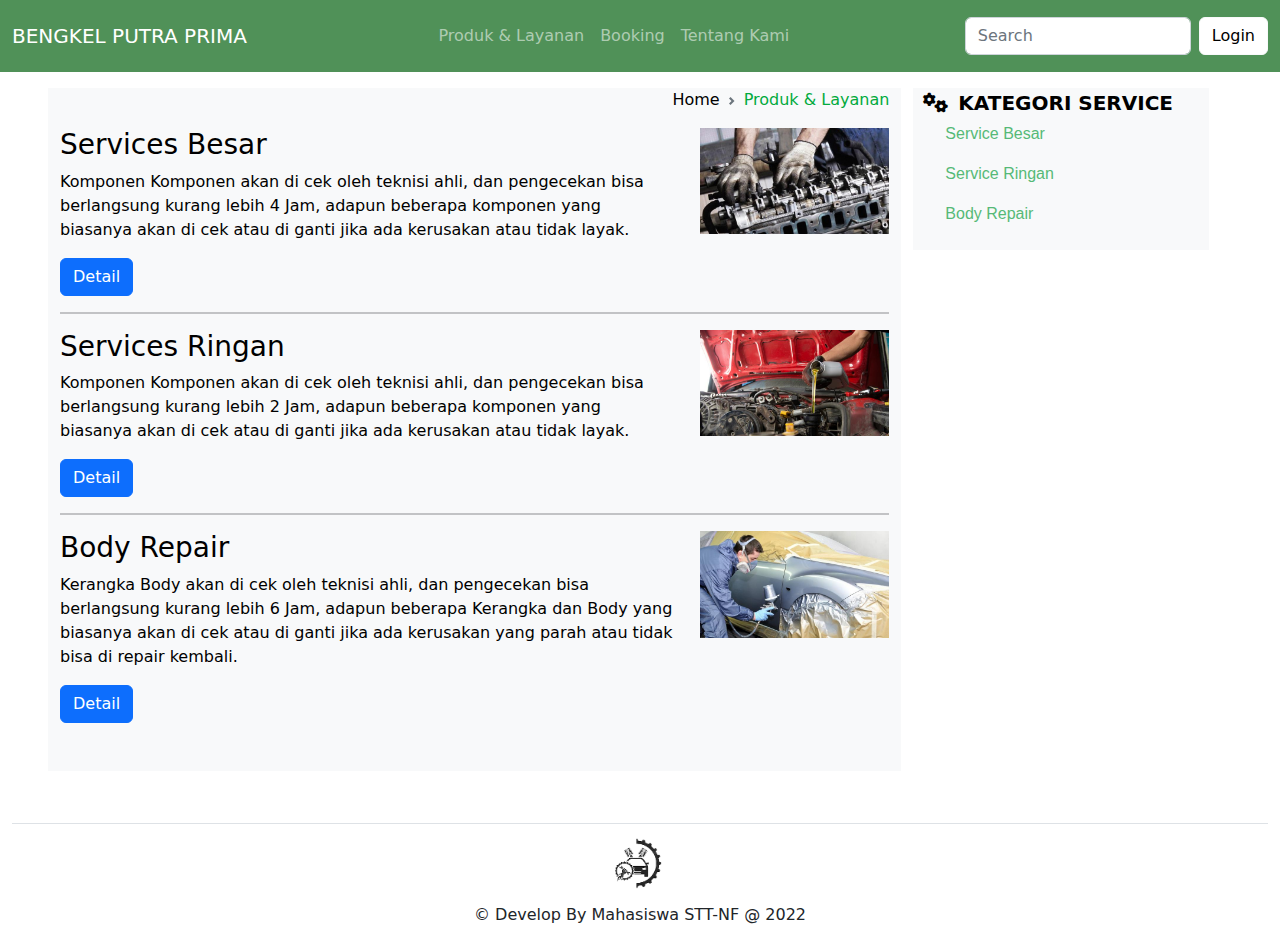
<file: layanan.html>
<!DOCTYPE html>
<html lang="en">

<head>
    <meta charset="utf-8" />
    <meta name="viewport" content="width=device-width, initial-scale=1" />
    <title>Bengkel Putra Prima</title>
    <link href="css/bootstrap.min.css" rel="stylesheet" />
    <link rel="stylesheet" href="https://cdnjs.cloudflare.com/ajax/libs/font-awesome/6.2.1/css/all.min.css">
    <link rel="stylesheet" href="css/mecss.css">

</head>

<body>
    <!-- nav -->
    <nav class="navbar custom-navbar navbar-expand-md navbar-dark sticky-top fixed-top"
        style="background-color: rgb(80, 145, 88)">
        <div class="container-fluid mt-2 mb-2">
            <a class="navbar-brand" href="index.html">
                BENGKEL PUTRA PRIMA
            </a>
            <button class="navbar-toggler" type="button" data-bs-toggle="collapse" data-bs-target="#navbarTogglerDemo02"
                aria-controls="navbarTogglerDemo02" aria-expanded="false" aria-label="Toggle navigation">
                <span class="navbar-toggler-icon"></span>
            </button>
            <div class="collapse navbar-collapse" id="navbarTogglerDemo02">
                <ul class="navbar-nav ms-auto">
                    <li class="nav-item">
                        <a class="nav-link" aria-current="page" href="layanan.html">Produk & Layanan</a>
                    </li>
                    <li class="nav-item">
                        <a class="nav-link" href="booking.html">Booking</a>
                    </li>
                    <li class="nav-item">
                        <a class="nav-link" href="tentang_Kami.html">Tentang Kami</a>
                    </li>
                </ul>

                <!-- Icon -->
                <div class="navbar-nav ms-auto">
                    <form class="d-flex" role="search">
                        <input class="form-control me-2" type="search" placeholder="Search" aria-label="Search" />
                        <a href="login.html" class="btn btn-light" style="background-color: rgb(255, 255, 255);"
                            type="submit">
                            Login
                        </a>
                    </form>
                </div>
            </div>
        </div>
    </nav>
    <!-- tutup nav -->

    <!-- Main -->
    <div class="container-fluid">
        <div class="row">

            <div class="col-sm-8 mt-3 text-bg-light ms-xl-5 mb-5">
                <nav style="--bs-breadcrumb-divider: url(&#34;data:image/svg+xml,%3Csvg xmlns='http://www.w3.org/2000/svg' width='8' height='8'%3E%3Cpath d='M2.5 0L1 1.5 3.5 4 1 6.5 2.5 8l4-4-4-4z' fill='%236c757d'/%3E%3C/svg%3E&#34;);"
                    aria-label="breadcrumb">
                    <ol class="breadcrumb justify-content-lg-end">
                        <li class="breadcrumb-item"><a href="index.html"
                                style="text-decoration: none; color: Black;">Home</a></li>
                        <li class="breadcrumb-item"><a href="layanan.html"
                                style="text-decoration: none; color: rgb(2, 170, 61);">Produk & Layanan</a></li>
                    </ol>
                </nav>

                <div class="mt-3 row">
                    <div class="col-md-9">
                        <h3>Services Besar</h3>
                        <p>Komponen Komponen akan di cek oleh teknisi ahli, dan pengecekan bisa berlangsung kurang lebih
                            4 Jam, adapun beberapa komponen yang biasanya akan di cek atau di ganti jika ada kerusakan
                            atau tidak layak.</p>
                        <a href="service_Besar.html" style="text-decoration: none; color: white;"><button
                                class="btn btn-primary" type="link">Detail</button></a>
                    </div>
                    <div class="col-md-3 mt-lg-0 mt-3">
                        <img class="img-fluid" src="assets/img/berat.jpg" alt="">
                    </div>
                </div>
                <hr class="border  border-dark opacity-90">

                <div class="mt-3 row">
                    <div class="col-md-9">
                        <h3>Services Ringan</h3>
                        <p>Komponen Komponen akan di cek oleh teknisi ahli, dan pengecekan bisa berlangsung kurang lebih
                            2 Jam, adapun beberapa komponen yang biasanya akan di cek atau di ganti jika ada kerusakan
                            atau tidak layak.</p>
                        <a href="service_Ringan.html" style="text-decoration: none; color: white;"><button
                                class="btn btn-primary" type="link">Detail</button></a>
                    </div>
                    <div class="col-md-3 mt-lg-0 mt-3 ">
                        <img class="img-fluid" src="assets/img/ringan.jpg" alt="">
                    </div>
                </div>
                <hr class="border  border-dark opacity-90">

                <div class="mt-3 row">
                    <div class="col-md-9 mb-5">
                        <h3>Body Repair</h3>
                        <p>Kerangka Body akan di cek oleh teknisi ahli, dan pengecekan bisa berlangsung kurang lebih 6
                            Jam, adapun beberapa Kerangka dan Body yang biasanya akan di cek atau di ganti jika ada
                            kerusakan yang parah atau tidak bisa di repair kembali.</p>
                        <a href="body_Repair.html" style="text-decoration: none; color: white;"><button
                                class="btn btn-primary" type="link">Detail</button></a>
                    </div>
                    <div class="col-md-3">
                        <img class="img-fluid" src="assets/img/repair.jpg" alt="">
                    </div>
                </div>
            </div>


            <div class="col-md-3">
                <div class=" text-bg-light mb-3 aside mt-3 ">
                    <div class="card-body aside-head fs-5"><i class="fas fa-duotone fa-gears"></i>KATEGORI SERVICE
                    </div>
                    <div class="card-body text-dark pt-1 pb-4">
                        <p class="card-text"><a href="service_Besar.html">Service Besar</a></p>
                        <p class="card-text"><a href="service_Ringan.html">Service Ringan</a></p>
                        <p class="card-text"><a href="body_Repair.html">Body Repair</a></p>
                    </div>
                </div>
            </div>
        </div>
    </div>

    <!-- Footer -->
    <div class="container-fluid">
        <footer class="my-1">
            <div class="justify-content-center border-top nav">
                <img class="" src="assets/img/logo.png" alt="">

            </div>
            <p class="text-center">&copy; Develop By Mahasiswa STT-NF @ 2022</p>
        </footer>
    </div>


    <!-- /Footer -->

    <script src="js/bootstrap.min.js"></script>
    <script src="js/mejs.js"></script>
</body>

</html>
</file>
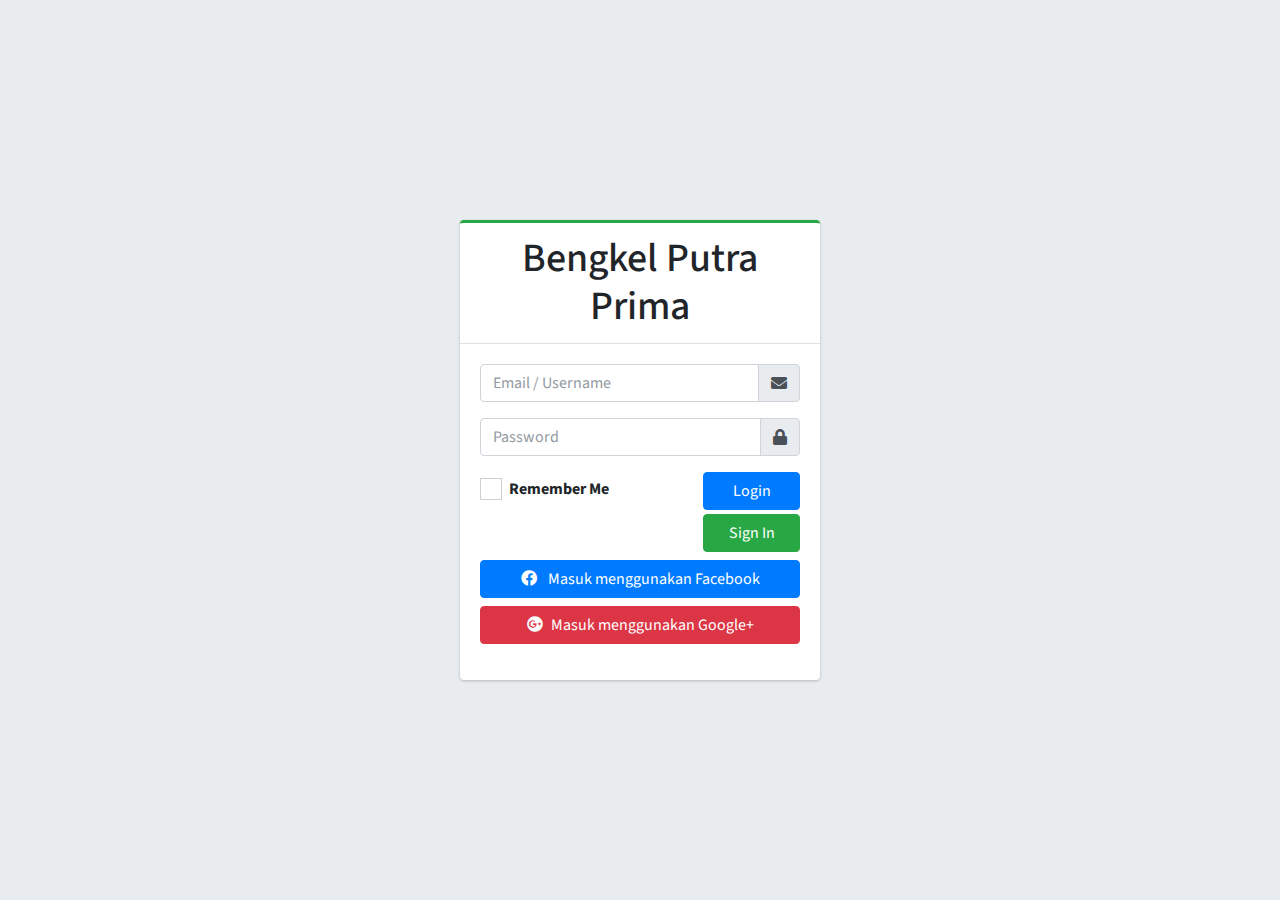
<file: login.html>
<!DOCTYPE html>
<html lang="en">

<head>
    <meta charset="utf-8">
    <meta name="viewport" content="width=device-width, initial-scale=1">
    <title>Bengkel Putra Prima</title>

    <!-- Google Font: Source Sans Pro -->
    <link rel="stylesheet"
        href="https://fonts.googleapis.com/css?family=Source+Sans+Pro:300,400,400i,700&display=fallback">
    <!-- Font Awesome -->
    <link rel="stylesheet" href="../../plugins/fontawesome-free/css/all.min.css">
    <!-- icheck bootstrap -->
    <link rel="stylesheet" href="../../plugins/icheck-bootstrap/icheck-bootstrap.min.css">
    <!-- Theme style -->
    <link rel="stylesheet" href="../../dist/css/adminlte.min.css">
</head>

<body class="hold-transition login-page">
    <div class="login-box">
        <!-- /.login-logo -->
        <div class="card card-outline card-success">
            <div class="card-header text-center ">
                <a href="index.html" class="h1 ">Bengkel Putra Prima </a>
            </div>
            <div class="card-body">
                <form action="index3.html" method="post">
                    <div class="input-group mb-3">
                        <input type="email" class="form-control" placeholder="Email / Username">
                        <div class="input-group-append">
                            <div class="input-group-text">
                                <span class="fas fa-envelope"></span>
                            </div>
                        </div>
                    </div>
                    <div class="input-group mb-3">
                        <input type="password" class="form-control" placeholder="Password">
                        <div class="input-group-append">
                            <div class="input-group-text">
                                <span class="fas fa-lock"></span>
                            </div>
                        </div>
                    </div>
                    <div class="row">
                        <div class="col-8">
                            <div class="icheck-success">
                                <input type="checkbox" id="remember">
                                <label for="remember">
                                    Remember Me
                                </label>

                            </div>
                            
                        </div>
                        <!-- /.col -->
                        <div class="col-4">
                            <a class="btn btn-primary w-100 mb-1" href="daftar_Mon.html">Login</a>
                            <a href="registrasi.html" class="btn btn-success btn-block">Sign In</a>
                        </div>
                        <!-- /.col -->
                    </div>
                </form>

                <div class="social-auth-links text-center mt-2 mb-3">
                    <a href="#" class="btn btn-block btn-primary">
                        <i class="fab fa-facebook mr-2"></i> Masuk menggunakan Facebook
                    </a>
                    <a href="#" class="btn btn-block btn-danger">
                        <i class="fab fa-google-plus mr-2"></i>Masuk menggunakan Google+
                    </a>
                </div>
                <!-- /.social-auth-links -->
            </div>
            <!-- /.card-body -->
        </div>
        <!-- /.card -->

    </div>



    <!-- /.login-box -->

    <!-- jQuery -->
    <script src="../../plugins/jquery/jquery.min.js"></script>
    <!-- Bootstrap 4 -->
    <script src="../../plugins/bootstrap/js/bootstrap.bundle.min.js"></script>
    <!-- AdminLTE App -->
    <script src="../../dist/js/adminlte.min.js"></script>

</body>

</html>
</file>
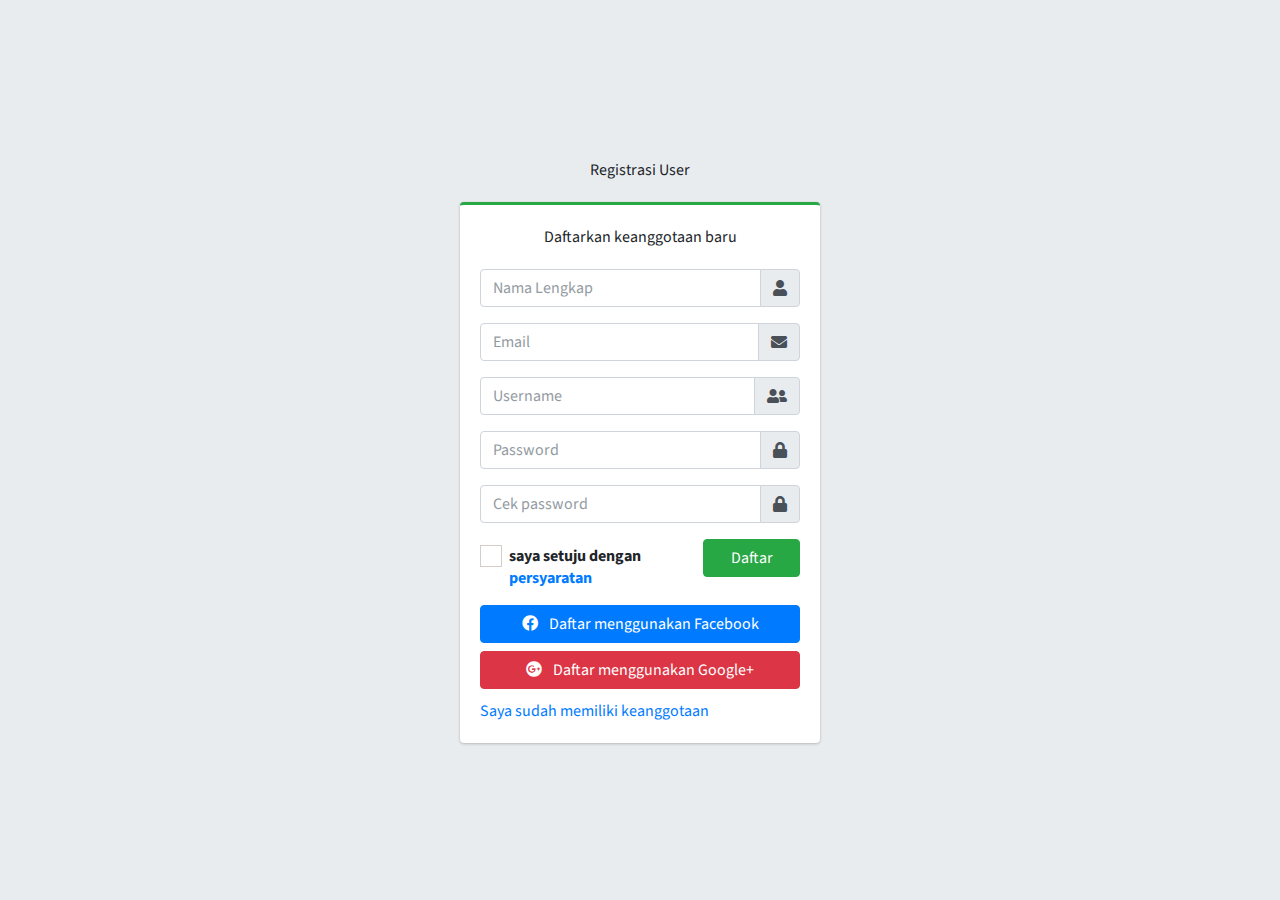
<file: registrasi.html>
<!DOCTYPE html>
<html lang="en">

<head>
    <meta charset="utf-8">
    <meta name="viewport" content="width=device-width, initial-scale=1">
    <title>Bengkel Putra Prima</title>

    <!-- Google Font: Source Sans Pro -->
    <link rel="stylesheet"
        href="https://fonts.googleapis.com/css?family=Source+Sans+Pro:300,400,400i,700&display=fallback">
    <!-- Font Awesome -->
    <link rel="stylesheet" href="../../plugins/fontawesome-free/css/all.min.css">
    <!-- icheck bootstrap -->
    <link rel="stylesheet" href="../../plugins/icheck-bootstrap/icheck-bootstrap.min.css">
    <!-- Theme style -->
    <link rel="stylesheet" href="../../dist/css/adminlte.min.css">
</head>

<body class="hold-transition register-page">
    <p class="login-box-msg">Registrasi User</p>
    <div class="register-box">
        <div class="card card-outline card-success">

            <div class="card-body">
                <p class="login-box-msg">Daftarkan keanggotaan baru</p>

                <form action="../../index.html" method="post">
                    <div class="input-group mb-3">
                        <input type="text" class="form-control" placeholder="Nama Lengkap">
                        <div class="input-group-append">
                            <div class="input-group-text">
                                <span class="fas fa-user"></span>
                            </div>
                        </div>
                    </div>
                    <div class="input-group mb-3">
                        <input type="email" class="form-control" placeholder="Email">
                        <div class="input-group-append">
                            <div class="input-group-text">
                                <span class="fas fa-envelope"></span>
                            </div>
                        </div>
                    </div>
                    <div class="input-group mb-3">
                        <input type="text" class="form-control" placeholder="Username">
                        <div class="input-group-append">
                            <div class="input-group-text">
                                <span class="fas fa-user-friends"></span>
                            </div>
                        </div>
                    </div>
                    <div class="input-group mb-3">
                        <input type="password" class="form-control" placeholder="Password">
                        <div class="input-group-append">
                            <div class="input-group-text">
                                <span class="fas fa-lock"></span>
                            </div>
                        </div>
                    </div>
                    <div class="input-group mb-3">
                        <input type="password" class="form-control" placeholder="Cek password">
                        <div class="input-group-append">
                            <div class="input-group-text">
                                <span class="fas fa-lock"></span>
                            </div>
                        </div>
                    </div>
                    <div class="row">
                        <div class="col-8">
                            <div class="icheck-success">
                                <input type="checkbox" id="agreeTerms" name="terms" value="agree">
                                <label for="agreeTerms">
                                    saya setuju dengan <a href="#">persyaratan</a>
                                </label>
                            </div>
                        </div>
                        <!-- /.col -->
                        <div class="col-4">
                            <a href="login.html" class="btn btn-success btn-block">Daftar</a>
                        </div>
                        <!-- /.col -->
                    </div>
                </form>

                <div class="social-auth-links text-center">
                    <a href="#" class="btn btn-block btn-primary">
                        <i class="fab fa-facebook mr-2"></i>
                        Daftar menggunakan Facebook
                    </a>
                    <a href="#" class="btn btn-block btn-danger">
                        <i class="fab fa-google-plus mr-2"></i>
                        Daftar menggunakan Google+
                    </a>
                </div>

                <a href="login.html" class="text-center">Saya sudah memiliki keanggotaan</a>
            </div>
            <!-- /.form-box -->
        </div><!-- /.card -->
    </div>
    <!-- /.register-box -->

    <!-- jQuery -->
    <script src="../../plugins/jquery/jquery.min.js"></script>
    <!-- Bootstrap 4 -->
    <script src="../../plugins/bootstrap/js/bootstrap.bundle.min.js"></script>
    <!-- AdminLTE App -->
    <script src="../../dist/js/adminlte.min.js"></script>
</body>

</html>
</file>
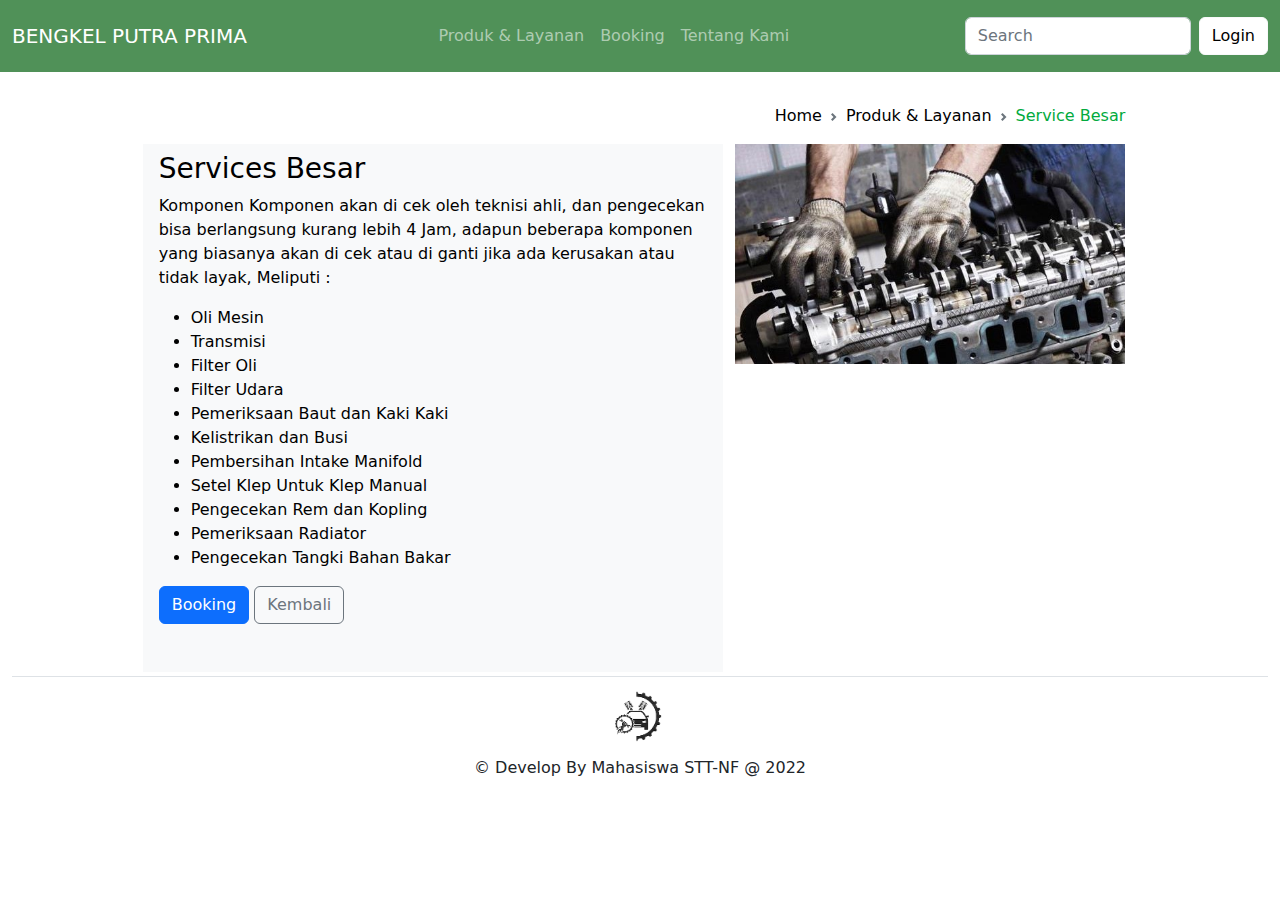
<file: service_Besar.html>
<!DOCTYPE html>
<html lang="en">

<head>
    <meta charset="utf-8" />
    <meta name="viewport" content="width=device-width, initial-scale=1" />
    <title>Bengkel Putra Prima</title>
    <link href="css/bootstrap.min.css" rel="stylesheet" />
    <link rel="stylesheet" href="https://cdnjs.cloudflare.com/ajax/libs/font-awesome/6.2.1/css/all.min.css">
    <link rel="stylesheet" href="css/mecss.css">

</head>

<body>
    <!-- nav -->
    <nav class="navbar custom-navbar navbar-expand-md navbar-dark sticky-top fixed-top"
        style="background-color: rgb(80, 145, 88)">
        <div class="container-fluid mt-2 mb-2">
            <a class="navbar-brand" href="index.html">
                BENGKEL PUTRA PRIMA
            </a>
            <button class="navbar-toggler" type="button" data-bs-toggle="collapse" data-bs-target="#navbarTogglerDemo02"
                aria-controls="navbarTogglerDemo02" aria-expanded="false" aria-label="Toggle navigation">
                <span class="navbar-toggler-icon"></span>
            </button>
            <div class="collapse navbar-collapse" id="navbarTogglerDemo02">
                <ul class="navbar-nav ms-auto">
                    <li class="nav-item">
                        <a class="nav-link" aria-current="page" href="layanan.html">Produk & Layanan</a>
                    </li>
                    <li class="nav-item">
                        <a class="nav-link" href="booking.html">Booking</a>
                    </li>
                    <li class="nav-item">
                        <a class="nav-link" href="tentang_Kami.html">Tentang Kami</a>
                    </li>
                </ul>

                <!-- Icon -->
                <div class="navbar-nav ms-auto">
                    <form class="d-flex" role="search">
                        <input class="form-control me-2" type="search" placeholder="Search" aria-label="Search" />
                        <button class="btn btn-light" style="background-color: rgb(255, 255, 255);" type="submit">
                            Login
                        </button>
                    </form>
                </div>
            </div>
        </div>
    </nav>
    <!-- tutup nav -->

    <!-- Main -->
    <div class="container-fluid">
        <div class="row">
            <div class="col-10 container ps-5 pe-5 mt-4">
                <nav class="mt-2 mb-2"
                    style="--bs-breadcrumb-divider: url(&#34;data:image/svg+xml,%3Csvg xmlns='http://www.w3.org/2000/svg' width='8' height='8'%3E%3Cpath d='M2.5 0L1 1.5 3.5 4 1 6.5 2.5 8l4-4-4-4z' fill='%236c757d'/%3E%3C/svg%3E&#34;);"
                    aria-label="breadcrumb">
                    <ol class="breadcrumb justify-content-lg-end">
                        <li class="breadcrumb-item"><a href="index.html"
                                style="text-decoration: none; color: Black;">Home</a></li>
                        <li class="breadcrumb-item"><a href="layanan.html"
                                style="text-decoration: none; color: Black;">Produk & Layanan</a></li>
                        <li class="breadcrumb-item"><a href="service_Besar.html"
                                style="text-decoration: none; color: rgb(2, 170, 61);">Service Besar</a></li>
                    </ol>
                </nav>


                <div class="mt-3 row ">
                    <div class="col-md-7 text-bg-light pb-5 ps-3 pt-2">
                        <h3>Services Besar</h3>
                        <p>Komponen Komponen akan di cek oleh teknisi ahli, dan pengecekan bisa berlangsung kurang lebih
                            4 Jam,
                            adapun beberapa komponen yang biasanya akan di cek atau di ganti jika ada kerusakan atau
                            tidak layak, Meliputi :</p>
                        <ul>
                            <li>Oli Mesin</li>
                            <li>Transmisi</li>
                            <li>Filter Oli</li>
                            <li>Filter Udara</li>
                            <li>Pemeriksaan Baut dan Kaki Kaki</li>
                            <li>Kelistrikan dan Busi</li>
                            <li>Pembersihan Intake Manifold</li>
                            <li>Setel Klep Untuk Klep Manual</li>
                            <li>Pengecekan Rem dan Kopling</li>
                            <li>Pemeriksaan Radiator </li>
                            <li>Pengecekan Tangki Bahan Bakar</li>
                        </ul>

                        <a class="btn btn-primary" href="booking.html"
                            style="text-decoration: none; color: white;">Booking</a>
                        <a class="btn btn-outline-secondary" href="layanan.html">Kembali</a>
                    </div>
                    <div class="col-md-5 ">
                        <img class="img-fluid" src="assets/img/berat.jpg" alt="">
                    </div>
                </div>
            </div>

        </div>
    </div>

    <!-- Footer -->
    <div class="container-fluid">
        <footer class="my-1">
            <div class="justify-content-center border-top nav">
                <img class="" src="assets/img/logo.png" alt="">

            </div>
            <p class="text-center">&copy; Develop By Mahasiswa STT-NF @ 2022</p>
        </footer>
    </div>


    <!-- /Footer -->

    <script src="js/bootstrap.min.js"></script>
    <script src="js/mejs.js"></script>
</body>

</html>
</file>
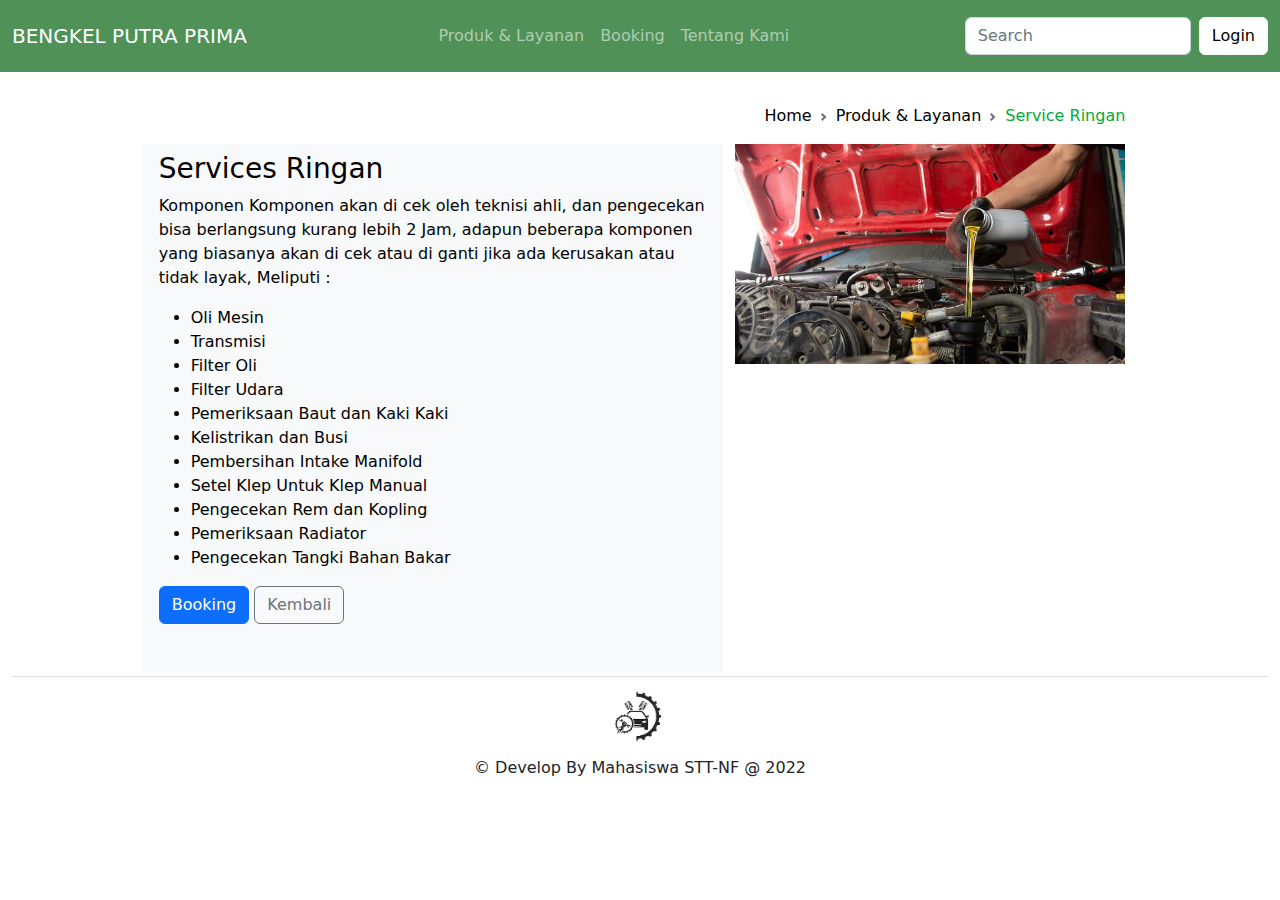
<file: service_Ringan.html>
<!DOCTYPE html>
<html lang="en">

<head>
    <meta charset="utf-8" />
    <meta name="viewport" content="width=device-width, initial-scale=1" />
    <title>Bengkel Putra Prima</title>
    <link href="css/bootstrap.min.css" rel="stylesheet" />
    <link rel="stylesheet" href="https://cdnjs.cloudflare.com/ajax/libs/font-awesome/6.2.1/css/all.min.css">
    <link rel="stylesheet" href="css/mecss.css">

</head>

<body>
    <!-- nav -->
    <nav class="navbar custom-navbar navbar-expand-md navbar-dark sticky-top fixed-top"
        style="background-color: rgb(80, 145, 88)">
        <div class="container-fluid mt-2 mb-2">
            <a class="navbar-brand" href="index.html">
                BENGKEL PUTRA PRIMA
            </a>
            <button class="navbar-toggler" type="button" data-bs-toggle="collapse" data-bs-target="#navbarTogglerDemo02"
                aria-controls="navbarTogglerDemo02" aria-expanded="false" aria-label="Toggle navigation">
                <span class="navbar-toggler-icon"></span>
            </button>
            <div class="collapse navbar-collapse" id="navbarTogglerDemo02">
                <ul class="navbar-nav ms-auto">
                    <li class="nav-item">
                        <a class="nav-link" aria-current="page" href="layanan.html">Produk & Layanan</a>
                    </li>
                    <li class="nav-item">
                        <a class="nav-link" href="booking.html">Booking</a>
                    </li>
                    <li class="nav-item">
                        <a class="nav-link" href="tentang_Kami.html">Tentang Kami</a>
                    </li>
                </ul>

                <!-- Icon -->
                <div class="navbar-nav ms-auto">
                    <form class="d-flex" role="search">
                        <input class="form-control me-2" type="search" placeholder="Search" aria-label="Search" />
                        <button class="btn btn-light" style="background-color: rgb(255, 255, 255);" type="submit">
                            Login
                        </button>
                    </form>
                </div>
            </div>
        </div>
    </nav>
    <!-- tutup nav -->

    <!-- Main -->
    <div class="container-fluid">
        <div class="row">
            <div class="col-10 container ps-5 pe-5 mt-4">
                <nav class="mt-2 mb-2"
                    style="--bs-breadcrumb-divider: url(&#34;data:image/svg+xml,%3Csvg xmlns='http://www.w3.org/2000/svg' width='8' height='8'%3E%3Cpath d='M2.5 0L1 1.5 3.5 4 1 6.5 2.5 8l4-4-4-4z' fill='%236c757d'/%3E%3C/svg%3E&#34;);"
                    aria-label="breadcrumb">
                    <ol class="breadcrumb justify-content-lg-end">
                        <li class="breadcrumb-item"><a href="index.html"
                                style="text-decoration: none; color: Black;">Home</a></li>
                        <li class="breadcrumb-item"><a href="layanan.html"
                                style="text-decoration: none; color: Black;">Produk & Layanan</a></li>
                        <li class="breadcrumb-item"><a href="service_Besar.html"
                                style="text-decoration: none; color: rgb(2, 170, 61);">Service Ringan</a></li>
                    </ol>
                </nav>


                <div class="mt-3 row ">
                    <div class="col-md-7 text-bg-light pb-5 ps-3 pt-2">
                        <h3>Services Ringan</h3>
                        <p>Komponen Komponen akan di cek oleh teknisi ahli, dan pengecekan bisa berlangsung kurang lebih
                            2 Jam,
                            adapun beberapa komponen yang biasanya akan di cek atau di ganti jika ada kerusakan atau
                            tidak layak, Meliputi :</p>
                        <ul>
                            <li>Oli Mesin</li>
                            <li>Transmisi</li>
                            <li>Filter Oli</li>
                            <li>Filter Udara</li>
                            <li>Pemeriksaan Baut dan Kaki Kaki</li>
                            <li>Kelistrikan dan Busi</li>
                            <li>Pembersihan Intake Manifold</li>
                            <li>Setel Klep Untuk Klep Manual</li>
                            <li>Pengecekan Rem dan Kopling</li>
                            <li>Pemeriksaan Radiator </li>
                            <li>Pengecekan Tangki Bahan Bakar</li>
                        </ul>

                        <a class="btn btn-primary" href="booking.html"
                            style="text-decoration: none; color: white;">Booking</a>
                        <a class="btn btn-outline-secondary" href="layanan.html">Kembali</a>
                    </div>
                    <div class="col-md-5 ">
                        <img class="img-fluid" src="assets/img/ringan.jpg" alt="">
                    </div>
                </div>
            </div>

        </div>
    </div>

    <!-- Footer -->
    <div class="container-fluid">
        <footer class="my-1">
            <div class="justify-content-center border-top nav">
                <img class="" src="assets/img/logo.png" alt="">

            </div>
            <p class="text-center">&copy; Develop By Mahasiswa STT-NF @ 2022</p>
        </footer>
    </div>


    <!-- /Footer -->

    <script src="js/bootstrap.min.js"></script>
    <script src="js/mejs.js"></script>
</body>

</html>
</file>
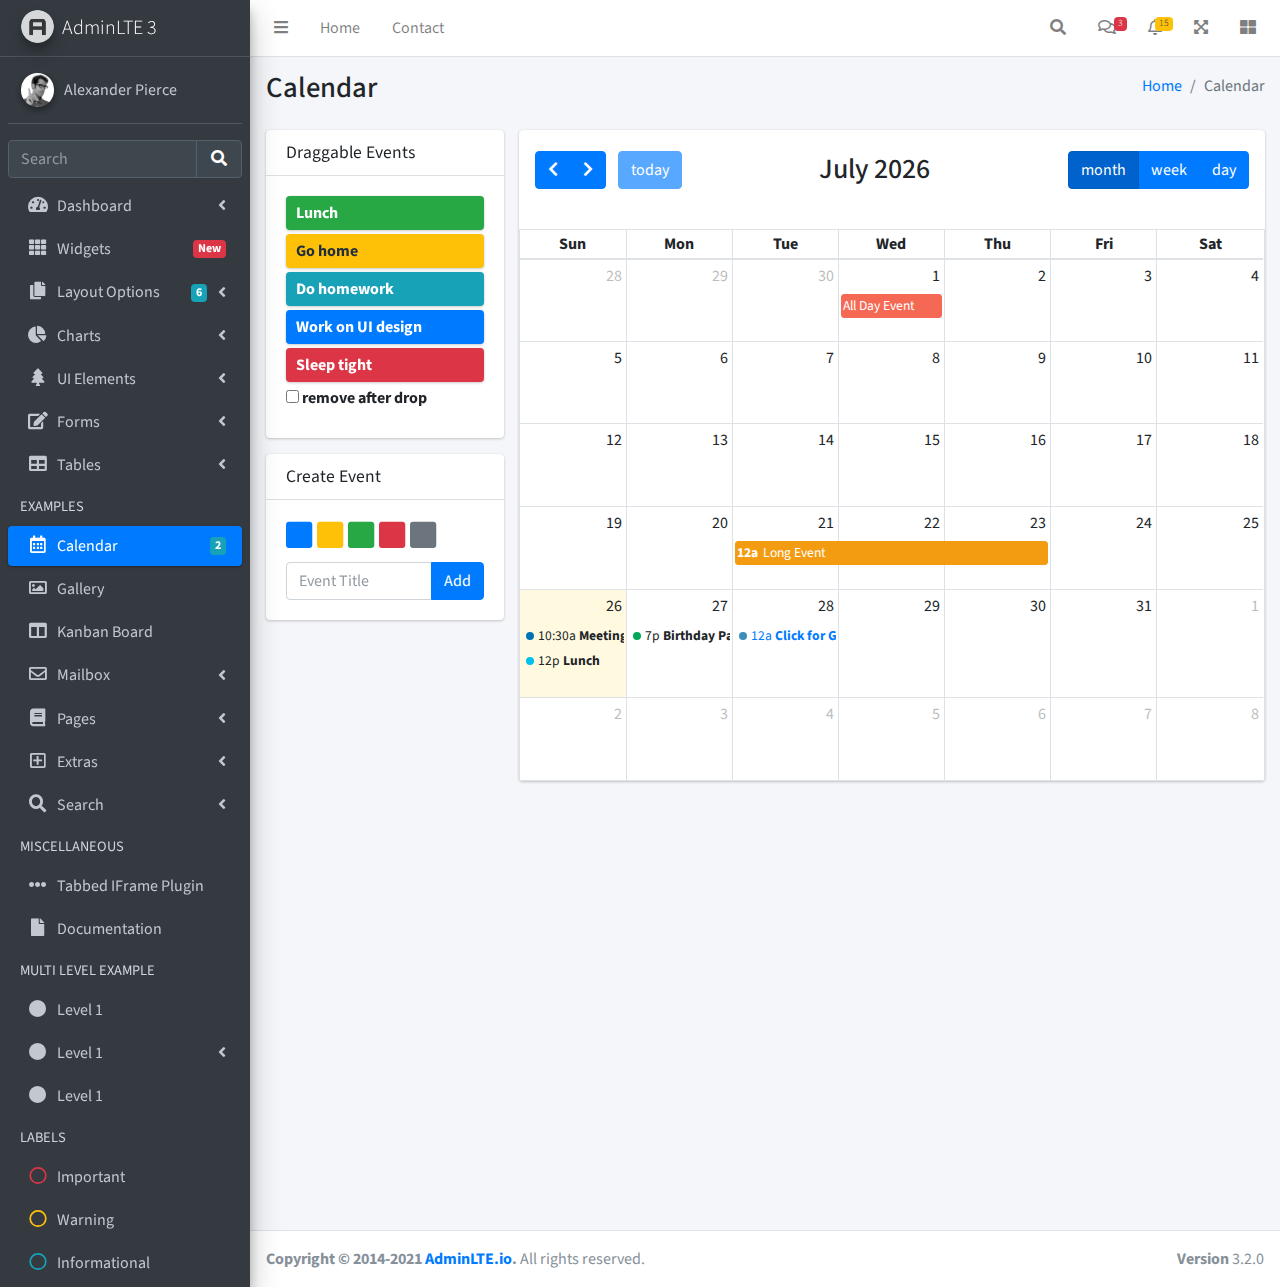
<file: pages/calendar.html>
<!DOCTYPE html>
<html lang="en">
<head>
  <meta charset="utf-8">
  <meta name="viewport" content="width=device-width, initial-scale=1">
  <title>AdminLTE 3 | Calendar</title>

  <!-- Google Font: Source Sans Pro -->
  <link rel="stylesheet" href="https://fonts.googleapis.com/css?family=Source+Sans+Pro:300,400,400i,700&display=fallback">
  <!-- Font Awesome -->
  <link rel="stylesheet" href="../plugins/fontawesome-free/css/all.min.css">
  <!-- fullCalendar -->
  <link rel="stylesheet" href="../plugins/fullcalendar/main.css">
  <!-- Theme style -->
  <link rel="stylesheet" href="../dist/css/adminlte.min.css">
</head>
<body class="hold-transition sidebar-mini">
<div class="wrapper">
  <!-- Navbar -->
  <nav class="main-header navbar navbar-expand navbar-white navbar-light">
    <!-- Left navbar links -->
    <ul class="navbar-nav">
      <li class="nav-item">
        <a class="nav-link" data-widget="pushmenu" href="#" role="button"><i class="fas fa-bars"></i></a>
      </li>
      <li class="nav-item d-none d-sm-inline-block">
        <a href="../index3.html" class="nav-link">Home</a>
      </li>
      <li class="nav-item d-none d-sm-inline-block">
        <a href="#" class="nav-link">Contact</a>
      </li>
    </ul>

    <!-- Right navbar links -->
    <ul class="navbar-nav ml-auto">
      <!-- Navbar Search -->
      <li class="nav-item">
        <a class="nav-link" data-widget="navbar-search" href="#" role="button">
          <i class="fas fa-search"></i>
        </a>
        <div class="navbar-search-block">
          <form class="form-inline">
            <div class="input-group input-group-sm">
              <input class="form-control form-control-navbar" type="search" placeholder="Search" aria-label="Search">
              <div class="input-group-append">
                <button class="btn btn-navbar" type="submit">
                  <i class="fas fa-search"></i>
                </button>
                <button class="btn btn-navbar" type="button" data-widget="navbar-search">
                  <i class="fas fa-times"></i>
                </button>
              </div>
            </div>
          </form>
        </div>
      </li>

      <!-- Messages Dropdown Menu -->
      <li class="nav-item dropdown">
        <a class="nav-link" data-toggle="dropdown" href="#">
          <i class="far fa-comments"></i>
          <span class="badge badge-danger navbar-badge">3</span>
        </a>
        <div class="dropdown-menu dropdown-menu-lg dropdown-menu-right">
          <a href="#" class="dropdown-item">
            <!-- Message Start -->
            <div class="media">
              <img src="../dist/img/user1-128x128.jpg" alt="User Avatar" class="img-size-50 mr-3 img-circle">
              <div class="media-body">
                <h3 class="dropdown-item-title">
                  Brad Diesel
                  <span class="float-right text-sm text-danger"><i class="fas fa-star"></i></span>
                </h3>
                <p class="text-sm">Call me whenever you can...</p>
                <p class="text-sm text-muted"><i class="far fa-clock mr-1"></i> 4 Hours Ago</p>
              </div>
            </div>
            <!-- Message End -->
          </a>
          <div class="dropdown-divider"></div>
          <a href="#" class="dropdown-item">
            <!-- Message Start -->
            <div class="media">
              <img src="../dist/img/user8-128x128.jpg" alt="User Avatar" class="img-size-50 img-circle mr-3">
              <div class="media-body">
                <h3 class="dropdown-item-title">
                  John Pierce
                  <span class="float-right text-sm text-muted"><i class="fas fa-star"></i></span>
                </h3>
                <p class="text-sm">I got your message bro</p>
                <p class="text-sm text-muted"><i class="far fa-clock mr-1"></i> 4 Hours Ago</p>
              </div>
            </div>
            <!-- Message End -->
          </a>
          <div class="dropdown-divider"></div>
          <a href="#" class="dropdown-item">
            <!-- Message Start -->
            <div class="media">
              <img src="../dist/img/user3-128x128.jpg" alt="User Avatar" class="img-size-50 img-circle mr-3">
              <div class="media-body">
                <h3 class="dropdown-item-title">
                  Nora Silvester
                  <span class="float-right text-sm text-warning"><i class="fas fa-star"></i></span>
                </h3>
                <p class="text-sm">The subject goes here</p>
                <p class="text-sm text-muted"><i class="far fa-clock mr-1"></i> 4 Hours Ago</p>
              </div>
            </div>
            <!-- Message End -->
          </a>
          <div class="dropdown-divider"></div>
          <a href="#" class="dropdown-item dropdown-footer">See All Messages</a>
        </div>
      </li>
      <!-- Notifications Dropdown Menu -->
      <li class="nav-item dropdown">
        <a class="nav-link" data-toggle="dropdown" href="#">
          <i class="far fa-bell"></i>
          <span class="badge badge-warning navbar-badge">15</span>
        </a>
        <div class="dropdown-menu dropdown-menu-lg dropdown-menu-right">
          <span class="dropdown-item dropdown-header">15 Notifications</span>
          <div class="dropdown-divider"></div>
          <a href="#" class="dropdown-item">
            <i class="fas fa-envelope mr-2"></i> 4 new messages
            <span class="float-right text-muted text-sm">3 mins</span>
          </a>
          <div class="dropdown-divider"></div>
          <a href="#" class="dropdown-item">
            <i class="fas fa-users mr-2"></i> 8 friend requests
            <span class="float-right text-muted text-sm">12 hours</span>
          </a>
          <div class="dropdown-divider"></div>
          <a href="#" class="dropdown-item">
            <i class="fas fa-file mr-2"></i> 3 new reports
            <span class="float-right text-muted text-sm">2 days</span>
          </a>
          <div class="dropdown-divider"></div>
          <a href="#" class="dropdown-item dropdown-footer">See All Notifications</a>
        </div>
      </li>
      <li class="nav-item">
        <a class="nav-link" data-widget="fullscreen" href="#" role="button">
          <i class="fas fa-expand-arrows-alt"></i>
        </a>
      </li>
      <li class="nav-item">
        <a class="nav-link" data-widget="control-sidebar" data-slide="true" href="#" role="button">
          <i class="fas fa-th-large"></i>
        </a>
      </li>
    </ul>
  </nav>
  <!-- /.navbar -->

  <!-- Main Sidebar Container -->
  <aside class="main-sidebar sidebar-dark-primary elevation-4">
    <!-- Brand Logo -->
    <a href="../index3.html" class="brand-link">
      <img src="../dist/img/AdminLTELogo.png" alt="AdminLTE Logo" class="brand-image img-circle elevation-3" style="opacity: .8">
      <span class="brand-text font-weight-light">AdminLTE 3</span>
    </a>

    <!-- Sidebar -->
    <div class="sidebar">
      <!-- Sidebar user panel (optional) -->
      <div class="user-panel mt-3 pb-3 mb-3 d-flex">
        <div class="image">
          <img src="../dist/img/user2-160x160.jpg" class="img-circle elevation-2" alt="User Image">
        </div>
        <div class="info">
          <a href="#" class="d-block">Alexander Pierce</a>
        </div>
      </div>

      <!-- SidebarSearch Form -->
      <div class="form-inline">
        <div class="input-group" data-widget="sidebar-search">
          <input class="form-control form-control-sidebar" type="search" placeholder="Search" aria-label="Search">
          <div class="input-group-append">
            <button class="btn btn-sidebar">
              <i class="fas fa-search fa-fw"></i>
            </button>
          </div>
        </div>
      </div>

      <!-- Sidebar Menu -->
      <nav class="mt-2">
        <ul class="nav nav-pills nav-sidebar flex-column" data-widget="treeview" role="menu" data-accordion="false">
          <!-- Add icons to the links using the .nav-icon class
               with font-awesome or any other icon font library -->
          <li class="nav-item">
            <a href="#" class="nav-link">
              <i class="nav-icon fas fa-tachometer-alt"></i>
              <p>
                Dashboard
                <i class="right fas fa-angle-left"></i>
              </p>
            </a>
            <ul class="nav nav-treeview">
              <li class="nav-item">
                <a href="../index.html" class="nav-link">
                  <i class="far fa-circle nav-icon"></i>
                  <p>Dashboard v1</p>
                </a>
              </li>
              <li class="nav-item">
                <a href="../index2.html" class="nav-link">
                  <i class="far fa-circle nav-icon"></i>
                  <p>Dashboard v2</p>
                </a>
              </li>
              <li class="nav-item">
                <a href="../index3.html" class="nav-link">
                  <i class="far fa-circle nav-icon"></i>
                  <p>Dashboard v3</p>
                </a>
              </li>
            </ul>
          </li>
          <li class="nav-item">
            <a href="widgets.html" class="nav-link">
              <i class="nav-icon fas fa-th"></i>
              <p>
                Widgets
                <span class="right badge badge-danger">New</span>
              </p>
            </a>
          </li>
          <li class="nav-item">
            <a href="#" class="nav-link">
              <i class="nav-icon fas fa-copy"></i>
              <p>
                Layout Options
                <i class="fas fa-angle-left right"></i>
                <span class="badge badge-info right">6</span>
              </p>
            </a>
            <ul class="nav nav-treeview">
              <li class="nav-item">
                <a href="layout/top-nav.html" class="nav-link">
                  <i class="far fa-circle nav-icon"></i>
                  <p>Top Navigation</p>
                </a>
              </li>
              <li class="nav-item">
                <a href="layout/top-nav-sidebar.html" class="nav-link">
                  <i class="far fa-circle nav-icon"></i>
                  <p>Top Navigation + Sidebar</p>
                </a>
              </li>
              <li class="nav-item">
                <a href="layout/boxed.html" class="nav-link">
                  <i class="far fa-circle nav-icon"></i>
                  <p>Boxed</p>
                </a>
              </li>
              <li class="nav-item">
                <a href="layout/fixed-sidebar.html" class="nav-link">
                  <i class="far fa-circle nav-icon"></i>
                  <p>Fixed Sidebar</p>
                </a>
              </li>
              <li class="nav-item">
                <a href="layout/fixed-sidebar-custom.html" class="nav-link">
                  <i class="far fa-circle nav-icon"></i>
                  <p>Fixed Sidebar <small>+ Custom Area</small></p>
                </a>
              </li>
              <li class="nav-item">
                <a href="layout/fixed-topnav.html" class="nav-link">
                  <i class="far fa-circle nav-icon"></i>
                  <p>Fixed Navbar</p>
                </a>
              </li>
              <li class="nav-item">
                <a href="layout/fixed-footer.html" class="nav-link">
                  <i class="far fa-circle nav-icon"></i>
                  <p>Fixed Footer</p>
                </a>
              </li>
              <li class="nav-item">
                <a href="layout/collapsed-sidebar.html" class="nav-link">
                  <i class="far fa-circle nav-icon"></i>
                  <p>Collapsed Sidebar</p>
                </a>
              </li>
            </ul>
          </li>
          <li class="nav-item">
            <a href="#" class="nav-link">
              <i class="nav-icon fas fa-chart-pie"></i>
              <p>
                Charts
                <i class="right fas fa-angle-left"></i>
              </p>
            </a>
            <ul class="nav nav-treeview">
              <li class="nav-item">
                <a href="charts/chartjs.html" class="nav-link">
                  <i class="far fa-circle nav-icon"></i>
                  <p>ChartJS</p>
                </a>
              </li>
              <li class="nav-item">
                <a href="charts/flot.html" class="nav-link">
                  <i class="far fa-circle nav-icon"></i>
                  <p>Flot</p>
                </a>
              </li>
              <li class="nav-item">
                <a href="charts/inline.html" class="nav-link">
                  <i class="far fa-circle nav-icon"></i>
                  <p>Inline</p>
                </a>
              </li>
              <li class="nav-item">
                <a href="charts/uplot.html" class="nav-link">
                  <i class="far fa-circle nav-icon"></i>
                  <p>uPlot</p>
                </a>
              </li>
            </ul>
          </li>
          <li class="nav-item">
            <a href="#" class="nav-link">
              <i class="nav-icon fas fa-tree"></i>
              <p>
                UI Elements
                <i class="fas fa-angle-left right"></i>
              </p>
            </a>
            <ul class="nav nav-treeview">
              <li class="nav-item">
                <a href="UI/general.html" class="nav-link">
                  <i class="far fa-circle nav-icon"></i>
                  <p>General</p>
                </a>
              </li>
              <li class="nav-item">
                <a href="UI/icons.html" class="nav-link">
                  <i class="far fa-circle nav-icon"></i>
                  <p>Icons</p>
                </a>
              </li>
              <li class="nav-item">
                <a href="UI/buttons.html" class="nav-link">
                  <i class="far fa-circle nav-icon"></i>
                  <p>Buttons</p>
                </a>
              </li>
              <li class="nav-item">
                <a href="UI/sliders.html" class="nav-link">
                  <i class="far fa-circle nav-icon"></i>
                  <p>Sliders</p>
                </a>
              </li>
              <li class="nav-item">
                <a href="UI/modals.html" class="nav-link">
                  <i class="far fa-circle nav-icon"></i>
                  <p>Modals & Alerts</p>
                </a>
              </li>
              <li class="nav-item">
                <a href="UI/navbar.html" class="nav-link">
                  <i class="far fa-circle nav-icon"></i>
                  <p>Navbar & Tabs</p>
                </a>
              </li>
              <li class="nav-item">
                <a href="UI/timeline.html" class="nav-link">
                  <i class="far fa-circle nav-icon"></i>
                  <p>Timeline</p>
                </a>
              </li>
              <li class="nav-item">
                <a href="UI/ribbons.html" class="nav-link">
                  <i class="far fa-circle nav-icon"></i>
                  <p>Ribbons</p>
                </a>
              </li>
            </ul>
          </li>
          <li class="nav-item">
            <a href="#" class="nav-link">
              <i class="nav-icon fas fa-edit"></i>
              <p>
                Forms
                <i class="fas fa-angle-left right"></i>
              </p>
            </a>
            <ul class="nav nav-treeview">
              <li class="nav-item">
                <a href="forms/general.html" class="nav-link">
                  <i class="far fa-circle nav-icon"></i>
                  <p>General Elements</p>
                </a>
              </li>
              <li class="nav-item">
                <a href="forms/advanced.html" class="nav-link">
                  <i class="far fa-circle nav-icon"></i>
                  <p>Advanced Elements</p>
                </a>
              </li>
              <li class="nav-item">
                <a href="forms/editors.html" class="nav-link">
                  <i class="far fa-circle nav-icon"></i>
                  <p>Editors</p>
                </a>
              </li>
              <li class="nav-item">
                <a href="forms/validation.html" class="nav-link">
                  <i class="far fa-circle nav-icon"></i>
                  <p>Validation</p>
                </a>
              </li>
            </ul>
          </li>
          <li class="nav-item">
            <a href="#" class="nav-link">
              <i class="nav-icon fas fa-table"></i>
              <p>
                Tables
                <i class="fas fa-angle-left right"></i>
              </p>
            </a>
            <ul class="nav nav-treeview">
              <li class="nav-item">
                <a href="tables/simple.html" class="nav-link">
                  <i class="far fa-circle nav-icon"></i>
                  <p>Simple Tables</p>
                </a>
              </li>
              <li class="nav-item">
                <a href="tables/data.html" class="nav-link">
                  <i class="far fa-circle nav-icon"></i>
                  <p>DataTables</p>
                </a>
              </li>
              <li class="nav-item">
                <a href="tables/jsgrid.html" class="nav-link">
                  <i class="far fa-circle nav-icon"></i>
                  <p>jsGrid</p>
                </a>
              </li>
            </ul>
          </li>
          <li class="nav-header">EXAMPLES</li>
          <li class="nav-item">
            <a href="calendar.html" class="nav-link active">
              <i class="nav-icon far fa-calendar-alt"></i>
              <p>
                Calendar
                <span class="badge badge-info right">2</span>
              </p>
            </a>
          </li>
          <li class="nav-item">
            <a href="gallery.html" class="nav-link">
              <i class="nav-icon far fa-image"></i>
              <p>
                Gallery
              </p>
            </a>
          </li>
          <li class="nav-item">
            <a href="kanban.html" class="nav-link">
              <i class="nav-icon fas fa-columns"></i>
              <p>
                Kanban Board
              </p>
            </a>
          </li>
          <li class="nav-item">
            <a href="#" class="nav-link">
              <i class="nav-icon far fa-envelope"></i>
              <p>
                Mailbox
                <i class="fas fa-angle-left right"></i>
              </p>
            </a>
            <ul class="nav nav-treeview">
              <li class="nav-item">
                <a href="mailbox/mailbox.html" class="nav-link">
                  <i class="far fa-circle nav-icon"></i>
                  <p>Inbox</p>
                </a>
              </li>
              <li class="nav-item">
                <a href="mailbox/compose.html" class="nav-link">
                  <i class="far fa-circle nav-icon"></i>
                  <p>Compose</p>
                </a>
              </li>
              <li class="nav-item">
                <a href="mailbox/read-mail.html" class="nav-link">
                  <i class="far fa-circle nav-icon"></i>
                  <p>Read</p>
                </a>
              </li>
            </ul>
          </li>
          <li class="nav-item">
            <a href="#" class="nav-link">
              <i class="nav-icon fas fa-book"></i>
              <p>
                Pages
                <i class="fas fa-angle-left right"></i>
              </p>
            </a>
            <ul class="nav nav-treeview">
              <li class="nav-item">
                <a href="examples/invoice.html" class="nav-link">
                  <i class="far fa-circle nav-icon"></i>
                  <p>Invoice</p>
                </a>
              </li>
              <li class="nav-item">
                <a href="examples/profile.html" class="nav-link">
                  <i class="far fa-circle nav-icon"></i>
                  <p>Profile</p>
                </a>
              </li>
              <li class="nav-item">
                <a href="examples/e-commerce.html" class="nav-link">
                  <i class="far fa-circle nav-icon"></i>
                  <p>E-commerce</p>
                </a>
              </li>
              <li class="nav-item">
                <a href="examples/projects.html" class="nav-link">
                  <i class="far fa-circle nav-icon"></i>
                  <p>Projects</p>
                </a>
              </li>
              <li class="nav-item">
                <a href="examples/project-add.html" class="nav-link">
                  <i class="far fa-circle nav-icon"></i>
                  <p>Project Add</p>
                </a>
              </li>
              <li class="nav-item">
                <a href="examples/project-edit.html" class="nav-link">
                  <i class="far fa-circle nav-icon"></i>
                  <p>Project Edit</p>
                </a>
              </li>
              <li class="nav-item">
                <a href="examples/project-detail.html" class="nav-link">
                  <i class="far fa-circle nav-icon"></i>
                  <p>Project Detail</p>
                </a>
              </li>
              <li class="nav-item">
                <a href="examples/contacts.html" class="nav-link">
                  <i class="far fa-circle nav-icon"></i>
                  <p>Contacts</p>
                </a>
              </li>
              <li class="nav-item">
                <a href="examples/faq.html" class="nav-link">
                  <i class="far fa-circle nav-icon"></i>
                  <p>FAQ</p>
                </a>
              </li>
              <li class="nav-item">
                <a href="examples/contact-us.html" class="nav-link">
                  <i class="far fa-circle nav-icon"></i>
                  <p>Contact us</p>
                </a>
              </li>
            </ul>
          </li>
          <li class="nav-item">
            <a href="#" class="nav-link">
              <i class="nav-icon far fa-plus-square"></i>
              <p>
                Extras
                <i class="fas fa-angle-left right"></i>
              </p>
            </a>
            <ul class="nav nav-treeview">
              <li class="nav-item">
                <a href="#" class="nav-link">
                  <i class="far fa-circle nav-icon"></i>
                  <p>
                    Login & Register v1
                    <i class="fas fa-angle-left right"></i>
                  </p>
                </a>
                <ul class="nav nav-treeview">
                  <li class="nav-item">
                    <a href="examples/login.html" class="nav-link">
                      <i class="far fa-circle nav-icon"></i>
                      <p>Login v1</p>
                    </a>
                  </li>
                  <li class="nav-item">
                    <a href="examples/register.html" class="nav-link">
                      <i class="far fa-circle nav-icon"></i>
                      <p>Register v1</p>
                    </a>
                  </li>
                  <li class="nav-item">
                    <a href="examples/forgot-password.html" class="nav-link">
                      <i class="far fa-circle nav-icon"></i>
                      <p>Forgot Password v1</p>
                    </a>
                  </li>
                  <li class="nav-item">
                    <a href="examples/recover-password.html" class="nav-link">
                      <i class="far fa-circle nav-icon"></i>
                      <p>Recover Password v1</p>
                    </a>
                  </li>
                </ul>
              </li>
              <li class="nav-item">
                <a href="#" class="nav-link">
                  <i class="far fa-circle nav-icon"></i>
                  <p>
                    Login & Register v2
                    <i class="fas fa-angle-left right"></i>
                  </p>
                </a>
                <ul class="nav nav-treeview">
                  <li class="nav-item">
                    <a href="examples/login-v2.html" class="nav-link">
                      <i class="far fa-circle nav-icon"></i>
                      <p>Login v2</p>
                    </a>
                  </li>
                  <li class="nav-item">
                    <a href="examples/register-v2.html" class="nav-link">
                      <i class="far fa-circle nav-icon"></i>
                      <p>Register v2</p>
                    </a>
                  </li>
                  <li class="nav-item">
                    <a href="examples/forgot-password-v2.html" class="nav-link">
                      <i class="far fa-circle nav-icon"></i>
                      <p>Forgot Password v2</p>
                    </a>
                  </li>
                  <li class="nav-item">
                    <a href="examples/recover-password-v2.html" class="nav-link">
                      <i class="far fa-circle nav-icon"></i>
                      <p>Recover Password v2</p>
                    </a>
                  </li>
                </ul>
              </li>
              <li class="nav-item">
                <a href="examples/lockscreen.html" class="nav-link">
                  <i class="far fa-circle nav-icon"></i>
                  <p>Lockscreen</p>
                </a>
              </li>
              <li class="nav-item">
                <a href="examples/legacy-user-menu.html" class="nav-link">
                  <i class="far fa-circle nav-icon"></i>
                  <p>Legacy User Menu</p>
                </a>
              </li>
              <li class="nav-item">
                <a href="examples/language-menu.html" class="nav-link">
                  <i class="far fa-circle nav-icon"></i>
                  <p>Language Menu</p>
                </a>
              </li>
              <li class="nav-item">
                <a href="examples/404.html" class="nav-link">
                  <i class="far fa-circle nav-icon"></i>
                  <p>Error 404</p>
                </a>
              </li>
              <li class="nav-item">
                <a href="examples/500.html" class="nav-link">
                  <i class="far fa-circle nav-icon"></i>
                  <p>Error 500</p>
                </a>
              </li>
              <li class="nav-item">
                <a href="examples/pace.html" class="nav-link">
                  <i class="far fa-circle nav-icon"></i>
                  <p>Pace</p>
                </a>
              </li>
              <li class="nav-item">
                <a href="examples/blank.html" class="nav-link">
                  <i class="far fa-circle nav-icon"></i>
                  <p>Blank Page</p>
                </a>
              </li>
              <li class="nav-item">
                <a href="../starter.html" class="nav-link">
                  <i class="far fa-circle nav-icon"></i>
                  <p>Starter Page</p>
                </a>
              </li>
            </ul>
          </li>
          <li class="nav-item">
            <a href="#" class="nav-link">
              <i class="nav-icon fas fa-search"></i>
              <p>
                Search
                <i class="fas fa-angle-left right"></i>
              </p>
            </a>
            <ul class="nav nav-treeview">
              <li class="nav-item">
                <a href="search/simple.html" class="nav-link">
                  <i class="far fa-circle nav-icon"></i>
                  <p>Simple Search</p>
                </a>
              </li>
              <li class="nav-item">
                <a href="search/enhanced.html" class="nav-link">
                  <i class="far fa-circle nav-icon"></i>
                  <p>Enhanced</p>
                </a>
              </li>
            </ul>
          </li>
          <li class="nav-header">MISCELLANEOUS</li>
          <li class="nav-item">
            <a href="../iframe.html" class="nav-link">
              <i class="nav-icon fas fa-ellipsis-h"></i>
              <p>Tabbed IFrame Plugin</p>
            </a>
          </li>
          <li class="nav-item">
            <a href="https://adminlte.io/docs/3.1/" class="nav-link">
              <i class="nav-icon fas fa-file"></i>
              <p>Documentation</p>
            </a>
          </li>
          <li class="nav-header">MULTI LEVEL EXAMPLE</li>
          <li class="nav-item">
            <a href="#" class="nav-link">
              <i class="fas fa-circle nav-icon"></i>
              <p>Level 1</p>
            </a>
          </li>
          <li class="nav-item">
            <a href="#" class="nav-link">
              <i class="nav-icon fas fa-circle"></i>
              <p>
                Level 1
                <i class="right fas fa-angle-left"></i>
              </p>
            </a>
            <ul class="nav nav-treeview">
              <li class="nav-item">
                <a href="#" class="nav-link">
                  <i class="far fa-circle nav-icon"></i>
                  <p>Level 2</p>
                </a>
              </li>
              <li class="nav-item">
                <a href="#" class="nav-link">
                  <i class="far fa-circle nav-icon"></i>
                  <p>
                    Level 2
                    <i class="right fas fa-angle-left"></i>
                  </p>
                </a>
                <ul class="nav nav-treeview">
                  <li class="nav-item">
                    <a href="#" class="nav-link">
                      <i class="far fa-dot-circle nav-icon"></i>
                      <p>Level 3</p>
                    </a>
                  </li>
                  <li class="nav-item">
                    <a href="#" class="nav-link">
                      <i class="far fa-dot-circle nav-icon"></i>
                      <p>Level 3</p>
                    </a>
                  </li>
                  <li class="nav-item">
                    <a href="#" class="nav-link">
                      <i class="far fa-dot-circle nav-icon"></i>
                      <p>Level 3</p>
                    </a>
                  </li>
                </ul>
              </li>
              <li class="nav-item">
                <a href="#" class="nav-link">
                  <i class="far fa-circle nav-icon"></i>
                  <p>Level 2</p>
                </a>
              </li>
            </ul>
          </li>
          <li class="nav-item">
            <a href="#" class="nav-link">
              <i class="fas fa-circle nav-icon"></i>
              <p>Level 1</p>
            </a>
          </li>
          <li class="nav-header">LABELS</li>
          <li class="nav-item">
            <a href="#" class="nav-link">
              <i class="nav-icon far fa-circle text-danger"></i>
              <p class="text">Important</p>
            </a>
          </li>
          <li class="nav-item">
            <a href="#" class="nav-link">
              <i class="nav-icon far fa-circle text-warning"></i>
              <p>Warning</p>
            </a>
          </li>
          <li class="nav-item">
            <a href="#" class="nav-link">
              <i class="nav-icon far fa-circle text-info"></i>
              <p>Informational</p>
            </a>
          </li>
        </ul>
      </nav>
      <!-- /.sidebar-menu -->
    </div>
    <!-- /.sidebar -->
  </aside>

  <!-- Content Wrapper. Contains page content -->
  <div class="content-wrapper">
    <!-- Content Header (Page header) -->
    <section class="content-header">
      <div class="container-fluid">
        <div class="row mb-2">
          <div class="col-sm-6">
            <h1>Calendar</h1>
          </div>
          <div class="col-sm-6">
            <ol class="breadcrumb float-sm-right">
              <li class="breadcrumb-item"><a href="#">Home</a></li>
              <li class="breadcrumb-item active">Calendar</li>
            </ol>
          </div>
        </div>
      </div><!-- /.container-fluid -->
    </section>

    <!-- Main content -->
    <section class="content">
      <div class="container-fluid">
        <div class="row">
          <div class="col-md-3">
            <div class="sticky-top mb-3">
              <div class="card">
                <div class="card-header">
                  <h4 class="card-title">Draggable Events</h4>
                </div>
                <div class="card-body">
                  <!-- the events -->
                  <div id="external-events">
                    <div class="external-event bg-success">Lunch</div>
                    <div class="external-event bg-warning">Go home</div>
                    <div class="external-event bg-info">Do homework</div>
                    <div class="external-event bg-primary">Work on UI design</div>
                    <div class="external-event bg-danger">Sleep tight</div>
                    <div class="checkbox">
                      <label for="drop-remove">
                        <input type="checkbox" id="drop-remove">
                        remove after drop
                      </label>
                    </div>
                  </div>
                </div>
                <!-- /.card-body -->
              </div>
              <!-- /.card -->
              <div class="card">
                <div class="card-header">
                  <h3 class="card-title">Create Event</h3>
                </div>
                <div class="card-body">
                  <div class="btn-group" style="width: 100%; margin-bottom: 10px;">
                    <ul class="fc-color-picker" id="color-chooser">
                      <li><a class="text-primary" href="#"><i class="fas fa-square"></i></a></li>
                      <li><a class="text-warning" href="#"><i class="fas fa-square"></i></a></li>
                      <li><a class="text-success" href="#"><i class="fas fa-square"></i></a></li>
                      <li><a class="text-danger" href="#"><i class="fas fa-square"></i></a></li>
                      <li><a class="text-muted" href="#"><i class="fas fa-square"></i></a></li>
                    </ul>
                  </div>
                  <!-- /btn-group -->
                  <div class="input-group">
                    <input id="new-event" type="text" class="form-control" placeholder="Event Title">

                    <div class="input-group-append">
                      <button id="add-new-event" type="button" class="btn btn-primary">Add</button>
                    </div>
                    <!-- /btn-group -->
                  </div>
                  <!-- /input-group -->
                </div>
              </div>
            </div>
          </div>
          <!-- /.col -->
          <div class="col-md-9">
            <div class="card card-primary">
              <div class="card-body p-0">
                <!-- THE CALENDAR -->
                <div id="calendar"></div>
              </div>
              <!-- /.card-body -->
            </div>
            <!-- /.card -->
          </div>
          <!-- /.col -->
        </div>
        <!-- /.row -->
      </div><!-- /.container-fluid -->
    </section>
    <!-- /.content -->
  </div>
  <!-- /.content-wrapper -->

  <footer class="main-footer">
    <div class="float-right d-none d-sm-block">
      <b>Version</b> 3.2.0
    </div>
    <strong>Copyright &copy; 2014-2021 <a href="https://adminlte.io">AdminLTE.io</a>.</strong> All rights reserved.
  </footer>

  <!-- Control Sidebar -->
  <aside class="control-sidebar control-sidebar-dark">
    <!-- Control sidebar content goes here -->
  </aside>
  <!-- /.control-sidebar -->
</div>
<!-- ./wrapper -->

<!-- jQuery -->
<script src="../plugins/jquery/jquery.min.js"></script>
<!-- Bootstrap -->
<script src="../plugins/bootstrap/js/bootstrap.bundle.min.js"></script>
<!-- jQuery UI -->
<script src="../plugins/jquery-ui/jquery-ui.min.js"></script>
<!-- AdminLTE App -->
<script src="../dist/js/adminlte.min.js"></script>
<!-- fullCalendar 2.2.5 -->
<script src="../plugins/moment/moment.min.js"></script>
<script src="../plugins/fullcalendar/main.js"></script>
<!-- AdminLTE for demo purposes -->
<script src="../dist/js/demo.js"></script>
<!-- Page specific script -->
<script>
  $(function () {

    /* initialize the external events
     -----------------------------------------------------------------*/
    function ini_events(ele) {
      ele.each(function () {

        // create an Event Object (https://fullcalendar.io/docs/event-object)
        // it doesn't need to have a start or end
        var eventObject = {
          title: $.trim($(this).text()) // use the element's text as the event title
        }

        // store the Event Object in the DOM element so we can get to it later
        $(this).data('eventObject', eventObject)

        // make the event draggable using jQuery UI
        $(this).draggable({
          zIndex        : 1070,
          revert        : true, // will cause the event to go back to its
          revertDuration: 0  //  original position after the drag
        })

      })
    }

    ini_events($('#external-events div.external-event'))

    /* initialize the calendar
     -----------------------------------------------------------------*/
    //Date for the calendar events (dummy data)
    var date = new Date()
    var d    = date.getDate(),
        m    = date.getMonth(),
        y    = date.getFullYear()

    var Calendar = FullCalendar.Calendar;
    var Draggable = FullCalendar.Draggable;

    var containerEl = document.getElementById('external-events');
    var checkbox = document.getElementById('drop-remove');
    var calendarEl = document.getElementById('calendar');

    // initialize the external events
    // -----------------------------------------------------------------

    new Draggable(containerEl, {
      itemSelector: '.external-event',
      eventData: function(eventEl) {
        return {
          title: eventEl.innerText,
          backgroundColor: window.getComputedStyle( eventEl ,null).getPropertyValue('background-color'),
          borderColor: window.getComputedStyle( eventEl ,null).getPropertyValue('background-color'),
          textColor: window.getComputedStyle( eventEl ,null).getPropertyValue('color'),
        };
      }
    });

    var calendar = new Calendar(calendarEl, {
      headerToolbar: {
        left  : 'prev,next today',
        center: 'title',
        right : 'dayGridMonth,timeGridWeek,timeGridDay'
      },
      themeSystem: 'bootstrap',
      //Random default events
      events: [
        {
          title          : 'All Day Event',
          start          : new Date(y, m, 1),
          backgroundColor: '#f56954', //red
          borderColor    : '#f56954', //red
          allDay         : true
        },
        {
          title          : 'Long Event',
          start          : new Date(y, m, d - 5),
          end            : new Date(y, m, d - 2),
          backgroundColor: '#f39c12', //yellow
          borderColor    : '#f39c12' //yellow
        },
        {
          title          : 'Meeting',
          start          : new Date(y, m, d, 10, 30),
          allDay         : false,
          backgroundColor: '#0073b7', //Blue
          borderColor    : '#0073b7' //Blue
        },
        {
          title          : 'Lunch',
          start          : new Date(y, m, d, 12, 0),
          end            : new Date(y, m, d, 14, 0),
          allDay         : false,
          backgroundColor: '#00c0ef', //Info (aqua)
          borderColor    : '#00c0ef' //Info (aqua)
        },
        {
          title          : 'Birthday Party',
          start          : new Date(y, m, d + 1, 19, 0),
          end            : new Date(y, m, d + 1, 22, 30),
          allDay         : false,
          backgroundColor: '#00a65a', //Success (green)
          borderColor    : '#00a65a' //Success (green)
        },
        {
          title          : 'Click for Google',
          start          : new Date(y, m, 28),
          end            : new Date(y, m, 29),
          url            : 'https://www.google.com/',
          backgroundColor: '#3c8dbc', //Primary (light-blue)
          borderColor    : '#3c8dbc' //Primary (light-blue)
        }
      ],
      editable  : true,
      droppable : true, // this allows things to be dropped onto the calendar !!!
      drop      : function(info) {
        // is the "remove after drop" checkbox checked?
        if (checkbox.checked) {
          // if so, remove the element from the "Draggable Events" list
          info.draggedEl.parentNode.removeChild(info.draggedEl);
        }
      }
    });

    calendar.render();
    // $('#calendar').fullCalendar()

    /* ADDING EVENTS */
    var currColor = '#3c8dbc' //Red by default
    // Color chooser button
    $('#color-chooser > li > a').click(function (e) {
      e.preventDefault()
      // Save color
      currColor = $(this).css('color')
      // Add color effect to button
      $('#add-new-event').css({
        'background-color': currColor,
        'border-color'    : currColor
      })
    })
    $('#add-new-event').click(function (e) {
      e.preventDefault()
      // Get value and make sure it is not null
      var val = $('#new-event').val()
      if (val.length == 0) {
        return
      }

      // Create events
      var event = $('<div />')
      event.css({
        'background-color': currColor,
        'border-color'    : currColor,
        'color'           : '#fff'
      }).addClass('external-event')
      event.text(val)
      $('#external-events').prepend(event)

      // Add draggable funtionality
      ini_events(event)

      // Remove event from text input
      $('#new-event').val('')
    })
  })
</script>
</body>
</html>
</file>
<file: css/mecss.css>
.aside p a {
    text-decoration: none;
    color: rgb(86, 185, 119);
    font-family: arial;
}

.aside p {
    text-align: left;
    margin-left: 2rem;
}

.aside-head {
    font-weight: bold;
    text-align: left;
    font-size: large;
    font-family: system-ui, -apple-system, BlinkMacSystemFont, 'Segoe UI', Roboto, Oxygen, Ubuntu, Cantarell, 'Open Sans', 'Helvetica Neue', sans-serif;
}
.aside-head i {
    margin: 0 10px 0 10px;
}

footer img {
    width: 5rem;
    
}
</file>
<file: plugins/daterangepicker/daterangepicker.css>
.daterangepicker {
  position: absolute;
  color: inherit;
  background-color: #fff;
  border-radius: 4px;
  border: 1px solid #ddd;
  width: 278px;
  max-width: none;
  padding: 0;
  margin-top: 7px;
  top: 100px;
  left: 20px;
  z-index: 3001;
  display: none;
  font-family: arial;
  font-size: 15px;
  line-height: 1em;
}

.daterangepicker:before, .daterangepicker:after {
  position: absolute;
  display: inline-block;
  border-bottom-color: rgba(0, 0, 0, 0.2);
  content: '';
}

.daterangepicker:before {
  top: -7px;
  border-right: 7px solid transparent;
  border-left: 7px solid transparent;
  border-bottom: 7px solid #ccc;
}

.daterangepicker:after {
  top: -6px;
  border-right: 6px solid transparent;
  border-bottom: 6px solid #fff;
  border-left: 6px solid transparent;
}

.daterangepicker.opensleft:before {
  right: 9px;
}

.daterangepicker.opensleft:after {
  right: 10px;
}

.daterangepicker.openscenter:before {
  left: 0;
  right: 0;
  width: 0;
  margin-left: auto;
  margin-right: auto;
}

.daterangepicker.openscenter:after {
  left: 0;
  right: 0;
  width: 0;
  margin-left: auto;
  margin-right: auto;
}

.daterangepicker.opensright:before {
  left: 9px;
}

.daterangepicker.opensright:after {
  left: 10px;
}

.daterangepicker.drop-up {
  margin-top: -7px;
}

.daterangepicker.drop-up:before {
  top: initial;
  bottom: -7px;
  border-bottom: initial;
  border-top: 7px solid #ccc;
}

.daterangepicker.drop-up:after {
  top: initial;
  bottom: -6px;
  border-bottom: initial;
  border-top: 6px solid #fff;
}

.daterangepicker.single .daterangepicker .ranges, .daterangepicker.single .drp-calendar {
  float: none;
}

.daterangepicker.single .drp-selected {
  display: none;
}

.daterangepicker.show-calendar .drp-calendar {
  display: block;
}

.daterangepicker.show-calendar .drp-buttons {
  display: block;
}

.daterangepicker.auto-apply .drp-buttons {
  display: none;
}

.daterangepicker .drp-calendar {
  display: none;
  max-width: 270px;
}

.daterangepicker .drp-calendar.left {
  padding: 8px 0 8px 8px;
}

.daterangepicker .drp-calendar.right {
  padding: 8px;
}

.daterangepicker .drp-calendar.single .calendar-table {
  border: none;
}

.daterangepicker .calendar-table .next span, .daterangepicker .calendar-table .prev span {
  color: #fff;
  border: solid black;
  border-width: 0 2px 2px 0;
  border-radius: 0;
  display: inline-block;
  padding: 3px;
}

.daterangepicker .calendar-table .next span {
  transform: rotate(-45deg);
  -webkit-transform: rotate(-45deg);
}

.daterangepicker .calendar-table .prev span {
  transform: rotate(135deg);
  -webkit-transform: rotate(135deg);
}

.daterangepicker .calendar-table th, .daterangepicker .calendar-table td {
  white-space: nowrap;
  text-align: center;
  vertical-align: middle;
  min-width: 32px;
  width: 32px;
  height: 24px;
  line-height: 24px;
  font-size: 12px;
  border-radius: 4px;
  border: 1px solid transparent;
  white-space: nowrap;
  cursor: pointer;
}

.daterangepicker .calendar-table {
  border: 1px solid #fff;
  border-radius: 4px;
  background-color: #fff;
}

.daterangepicker .calendar-table table {
  width: 100%;
  margin: 0;
  border-spacing: 0;
  border-collapse: collapse;
}

.daterangepicker td.available:hover, .daterangepicker th.available:hover {
  background-color: #eee;
  border-color: transparent;
  color: inherit;
}

.daterangepicker td.week, .daterangepicker th.week {
  font-size: 80%;
  color: #ccc;
}

.daterangepicker td.off, .daterangepicker td.off.in-range, .daterangepicker td.off.start-date, .daterangepicker td.off.end-date {
  background-color: #fff;
  border-color: transparent;
  color: #999;
}

.daterangepicker td.in-range {
  background-color: #ebf4f8;
  border-color: transparent;
  color: #000;
  border-radius: 0;
}

.daterangepicker td.start-date {
  border-radius: 4px 0 0 4px;
}

.daterangepicker td.end-date {
  border-radius: 0 4px 4px 0;
}

.daterangepicker td.start-date.end-date {
  border-radius: 4px;
}

.daterangepicker td.active, .daterangepicker td.active:hover {
  background-color: #357ebd;
  border-color: transparent;
  color: #fff;
}

.daterangepicker th.month {
  width: auto;
}

.daterangepicker td.disabled, .daterangepicker option.disabled {
  color: #999;
  cursor: not-allowed;
  text-decoration: line-through;
}

.daterangepicker select.monthselect, .daterangepicker select.yearselect {
  font-size: 12px;
  padding: 1px;
  height: auto;
  margin: 0;
  cursor: default;
}

.daterangepicker select.monthselect {
  margin-right: 2%;
  width: 56%;
}

.daterangepicker select.yearselect {
  width: 40%;
}

.daterangepicker select.hourselect, .daterangepicker select.minuteselect, .daterangepicker select.secondselect, .daterangepicker select.ampmselect {
  width: 50px;
  margin: 0 auto;
  background: #eee;
  border: 1px solid #eee;
  padding: 2px;
  outline: 0;
  font-size: 12px;
}

.daterangepicker .calendar-time {
  text-align: center;
  margin: 4px auto 0 auto;
  line-height: 30px;
  position: relative;
}

.daterangepicker .calendar-time select.disabled {
  color: #ccc;
  cursor: not-allowed;
}

.daterangepicker .drp-buttons {
  clear: both;
  text-align: right;
  padding: 8px;
  border-top: 1px solid #ddd;
  display: none;
  line-height: 12px;
  vertical-align: middle;
}

.daterangepicker .drp-selected {
  display: inline-block;
  font-size: 12px;
  padding-right: 8px;
}

.daterangepicker .drp-buttons .btn {
  margin-left: 8px;
  font-size: 12px;
  font-weight: bold;
  padding: 4px 8px;
}

.daterangepicker.show-ranges.single.rtl .drp-calendar.left {
  border-right: 1px solid #ddd;
}

.daterangepicker.show-ranges.single.ltr .drp-calendar.left {
  border-left: 1px solid #ddd;
}

.daterangepicker.show-ranges.rtl .drp-calendar.right {
  border-right: 1px solid #ddd;
}

.daterangepicker.show-ranges.ltr .drp-calendar.left {
  border-left: 1px solid #ddd;
}

.daterangepicker .ranges {
  float: none;
  text-align: left;
  margin: 0;
}

.daterangepicker.show-calendar .ranges {
  margin-top: 8px;
}

.daterangepicker .ranges ul {
  list-style: none;
  margin: 0 auto;
  padding: 0;
  width: 100%;
}

.daterangepicker .ranges li {
  font-size: 12px;
  padding: 8px 12px;
  cursor: pointer;
}

.daterangepicker .ranges li:hover {
  background-color: #eee;
}

.daterangepicker .ranges li.active {
  background-color: #08c;
  color: #fff;
}

/*  Larger Screen Styling */
@media (min-width: 564px) {
  .daterangepicker {
    width: auto;
  }

  .daterangepicker .ranges ul {
    width: 140px;
  }

  .daterangepicker.single .ranges ul {
    width: 100%;
  }

  .daterangepicker.single .drp-calendar.left {
    clear: none;
  }

  .daterangepicker.single .ranges, .daterangepicker.single .drp-calendar {
    float: left;
  }

  .daterangepicker {
    direction: ltr;
    text-align: left;
  }

  .daterangepicker .drp-calendar.left {
    clear: left;
    margin-right: 0;
  }

  .daterangepicker .drp-calendar.left .calendar-table {
    border-right: none;
    border-top-right-radius: 0;
    border-bottom-right-radius: 0;
  }

  .daterangepicker .drp-calendar.right {
    margin-left: 0;
  }

  .daterangepicker .drp-calendar.right .calendar-table {
    border-left: none;
    border-top-left-radius: 0;
    border-bottom-left-radius: 0;
  }

  .daterangepicker .drp-calendar.left .calendar-table {
    padding-right: 8px;
  }

  .daterangepicker .ranges, .daterangepicker .drp-calendar {
    float: left;
  }
}

@media (min-width: 730px) {
  .daterangepicker .ranges {
    width: auto;
  }

  .daterangepicker .ranges {
    float: left;
  }

  .daterangepicker.rtl .ranges {
    float: right;
  }

  .daterangepicker .drp-calendar.left {
    clear: none !important;
  }
}
</file>
<file: plugins/fullcalendar/main.css>
/* classes attached to <body> */
/* TODO: make fc-event selector work when calender in shadow DOM */
.fc-not-allowed,
.fc-not-allowed .fc-event { /* override events' custom cursors */
  cursor: not-allowed;
}

/* TODO: not attached to body. attached to specific els. move */
.fc-unselectable {
  -webkit-user-select: none;
     -moz-user-select: none;
      -ms-user-select: none;
          user-select: none;
  -webkit-touch-callout: none;
  -webkit-tap-highlight-color: rgba(0, 0, 0, 0);
}
.fc {
  /* layout of immediate children */
  display: flex;
  flex-direction: column;

  font-size: 1em
}
.fc,
  .fc *,
  .fc *:before,
  .fc *:after {
    box-sizing: border-box;
  }
.fc table {
    border-collapse: collapse;
    border-spacing: 0;
    font-size: 1em; /* normalize cross-browser */
  }
.fc th {
    text-align: center;
  }
.fc th,
  .fc td {
    vertical-align: top;
    padding: 0;
  }
.fc a[data-navlink] {
    cursor: pointer;
  }
.fc a[data-navlink]:hover {
    text-decoration: underline;
  }
.fc-direction-ltr {
  direction: ltr;
  text-align: left;
}
.fc-direction-rtl {
  direction: rtl;
  text-align: right;
}
.fc-theme-standard td,
  .fc-theme-standard th {
    border: 1px solid #ddd;
    border: 1px solid var(--fc-border-color, #ddd);
  }
/* for FF, which doesn't expand a 100% div within a table cell. use absolute positioning */
/* inner-wrappers are responsible for being absolute */
/* TODO: best place for this? */
.fc-liquid-hack td,
  .fc-liquid-hack th {
    position: relative;
  }

@font-face {
  font-family: 'fcicons';
  src: url("[data-uri]") format('truetype');
  font-weight: normal;
  font-style: normal;
}

.fc-icon {
  /* added for fc */
  display: inline-block;
  width: 1em;
  height: 1em;
  text-align: center;
  -webkit-user-select: none;
     -moz-user-select: none;
      -ms-user-select: none;
          user-select: none;

  /* use !important to prevent issues with browser extensions that change fonts */
  font-family: 'fcicons' !important;
  speak: none;
  font-style: normal;
  font-weight: normal;
  font-variant: normal;
  text-transform: none;
  line-height: 1;

  /* Better Font Rendering =========== */
  -webkit-font-smoothing: antialiased;
  -moz-osx-font-smoothing: grayscale;
}

.fc-icon-chevron-left:before {
  content: "\e900";
}

.fc-icon-chevron-right:before {
  content: "\e901";
}

.fc-icon-chevrons-left:before {
  content: "\e902";
}

.fc-icon-chevrons-right:before {
  content: "\e903";
}

.fc-icon-minus-square:before {
  content: "\e904";
}

.fc-icon-plus-square:before {
  content: "\e905";
}

.fc-icon-x:before {
  content: "\e906";
}
/*
Lots taken from Flatly (MIT): https://bootswatch.com/4/flatly/bootstrap.css

These styles only apply when the standard-theme is activated.
When it's NOT activated, the fc-button classes won't even be in the DOM.
*/
.fc {

  /* reset */

}
.fc .fc-button {
    border-radius: 0;
    overflow: visible;
    text-transform: none;
    margin: 0;
    font-family: inherit;
    font-size: inherit;
    line-height: inherit;
  }
.fc .fc-button:focus {
    outline: 1px dotted;
    outline: 5px auto -webkit-focus-ring-color;
  }
.fc .fc-button {
    -webkit-appearance: button;
  }
.fc .fc-button:not(:disabled) {
    cursor: pointer;
  }
.fc .fc-button::-moz-focus-inner {
    padding: 0;
    border-style: none;
  }
.fc {

  /* theme */

}
.fc .fc-button {
    display: inline-block;
    font-weight: 400;
    text-align: center;
    vertical-align: middle;
    -webkit-user-select: none;
       -moz-user-select: none;
        -ms-user-select: none;
            user-select: none;
    background-color: transparent;
    border: 1px solid transparent;
    padding: 0.4em 0.65em;
    font-size: 1em;
    line-height: 1.5;
    border-radius: 0.25em;
  }
.fc .fc-button:hover {
    text-decoration: none;
  }
.fc .fc-button:focus {
    outline: 0;
    box-shadow: 0 0 0 0.2rem rgba(44, 62, 80, 0.25);
  }
.fc .fc-button:disabled {
    opacity: 0.65;
  }
.fc {

  /* "primary" coloring */

}
.fc .fc-button-primary {
    color: #fff;
    color: var(--fc-button-text-color, #fff);
    background-color: #2C3E50;
    background-color: var(--fc-button-bg-color, #2C3E50);
    border-color: #2C3E50;
    border-color: var(--fc-button-border-color, #2C3E50);
  }
.fc .fc-button-primary:hover {
    color: #fff;
    color: var(--fc-button-text-color, #fff);
    background-color: #1e2b37;
    background-color: var(--fc-button-hover-bg-color, #1e2b37);
    border-color: #1a252f;
    border-color: var(--fc-button-hover-border-color, #1a252f);
  }
.fc .fc-button-primary:disabled { /* not DRY */
    color: #fff;
    color: var(--fc-button-text-color, #fff);
    background-color: #2C3E50;
    background-color: var(--fc-button-bg-color, #2C3E50);
    border-color: #2C3E50;
    border-color: var(--fc-button-border-color, #2C3E50); /* overrides :hover */
  }
.fc .fc-button-primary:focus {
    box-shadow: 0 0 0 0.2rem rgba(76, 91, 106, 0.5);
  }
.fc .fc-button-primary:not(:disabled):active,
  .fc .fc-button-primary:not(:disabled).fc-button-active {
    color: #fff;
    color: var(--fc-button-text-color, #fff);
    background-color: #1a252f;
    background-color: var(--fc-button-active-bg-color, #1a252f);
    border-color: #151e27;
    border-color: var(--fc-button-active-border-color, #151e27);
  }
.fc .fc-button-primary:not(:disabled):active:focus,
  .fc .fc-button-primary:not(:disabled).fc-button-active:focus {
    box-shadow: 0 0 0 0.2rem rgba(76, 91, 106, 0.5);
  }
.fc {

  /* icons within buttons */

}
.fc .fc-button .fc-icon {
    vertical-align: middle;
    font-size: 1.5em; /* bump up the size (but don't make it bigger than line-height of button, which is 1.5em also) */
  }
.fc .fc-button-group {
    position: relative;
    display: inline-flex;
    vertical-align: middle;
  }
.fc .fc-button-group > .fc-button {
    position: relative;
    flex: 1 1 auto;
  }
.fc .fc-button-group > .fc-button:hover {
    z-index: 1;
  }
.fc .fc-button-group > .fc-button:focus,
  .fc .fc-button-group > .fc-button:active,
  .fc .fc-button-group > .fc-button.fc-button-active {
    z-index: 1;
  }
.fc-direction-ltr .fc-button-group > .fc-button:not(:first-child) {
    margin-left: -1px;
    border-top-left-radius: 0;
    border-bottom-left-radius: 0;
  }
.fc-direction-ltr .fc-button-group > .fc-button:not(:last-child) {
    border-top-right-radius: 0;
    border-bottom-right-radius: 0;
  }
.fc-direction-rtl .fc-button-group > .fc-button:not(:first-child) {
    margin-right: -1px;
    border-top-right-radius: 0;
    border-bottom-right-radius: 0;
  }
.fc-direction-rtl .fc-button-group > .fc-button:not(:last-child) {
    border-top-left-radius: 0;
    border-bottom-left-radius: 0;
  }
.fc .fc-toolbar {
    display: flex;
    justify-content: space-between;
    align-items: center;
  }
.fc .fc-toolbar.fc-header-toolbar {
    margin-bottom: 1.5em;
  }
.fc .fc-toolbar.fc-footer-toolbar {
    margin-top: 1.5em;
  }
.fc .fc-toolbar-title {
    font-size: 1.75em;
    margin: 0;
  }
.fc-direction-ltr .fc-toolbar > * > :not(:first-child) {
    margin-left: .75em; /* space between */
  }
.fc-direction-rtl .fc-toolbar > * > :not(:first-child) {
    margin-right: .75em; /* space between */
  }
.fc-direction-rtl .fc-toolbar-ltr { /* when the toolbar-chunk positioning system is explicitly left-to-right */
    flex-direction: row-reverse;
  }
.fc .fc-scroller {
    -webkit-overflow-scrolling: touch;
    position: relative; /* for abs-positioned elements within */
  }
.fc .fc-scroller-liquid {
    height: 100%;
  }
.fc .fc-scroller-liquid-absolute {
    position: absolute;
    top: 0;
    right: 0;
    left: 0;
    bottom: 0;
  }
.fc .fc-scroller-harness {
    position: relative;
    overflow: hidden;
    direction: ltr;
      /* hack for chrome computing the scroller's right/left wrong for rtl. undone below... */
      /* TODO: demonstrate in codepen */
  }
.fc .fc-scroller-harness-liquid {
    height: 100%;
  }
.fc-direction-rtl .fc-scroller-harness > .fc-scroller { /* undo above hack */
    direction: rtl;
  }
.fc-theme-standard .fc-scrollgrid {
    border: 1px solid #ddd;
    border: 1px solid var(--fc-border-color, #ddd); /* bootstrap does this. match */
  }
.fc .fc-scrollgrid,
    .fc .fc-scrollgrid table { /* all tables (self included) */
      width: 100%; /* because tables don't normally do this */
      table-layout: fixed;
    }
.fc .fc-scrollgrid table { /* inner tables */
      border-top-style: hidden;
      border-left-style: hidden;
      border-right-style: hidden;
    }
.fc .fc-scrollgrid {

    border-collapse: separate;
    border-right-width: 0;
    border-bottom-width: 0;

  }
.fc .fc-scrollgrid-liquid {
    height: 100%;
  }
.fc .fc-scrollgrid-section { /* a <tr> */
    height: 1px /* better than 0, for firefox */

  }
.fc .fc-scrollgrid-section > td {
      height: 1px; /* needs a height so inner div within grow. better than 0, for firefox */
    }
.fc .fc-scrollgrid-section table {
      height: 1px;
        /* for most browsers, if a height isn't set on the table, can't do liquid-height within cells */
        /* serves as a min-height. harmless */
    }
.fc .fc-scrollgrid-section-liquid > td {
      height: 100%; /* better than `auto`, for firefox */
    }
.fc .fc-scrollgrid-section > * {
    border-top-width: 0;
    border-left-width: 0;
  }
.fc .fc-scrollgrid-section-header > *,
  .fc .fc-scrollgrid-section-footer > * {
    border-bottom-width: 0;
  }
.fc .fc-scrollgrid-section-body table,
  .fc .fc-scrollgrid-section-footer table {
    border-bottom-style: hidden; /* head keeps its bottom border tho */
  }
.fc {

  /* stickiness */

}
.fc .fc-scrollgrid-section-sticky > * {
    background: #fff;
    background: var(--fc-page-bg-color, #fff);
    position: sticky;
    z-index: 3; /* TODO: var */
    /* TODO: box-shadow when sticking */
  }
.fc .fc-scrollgrid-section-header.fc-scrollgrid-section-sticky > * {
    top: 0; /* because border-sharing causes a gap at the top */
      /* TODO: give safari -1. has bug */
  }
.fc .fc-scrollgrid-section-footer.fc-scrollgrid-section-sticky > * {
    bottom: 0; /* known bug: bottom-stickiness doesn't work in safari */
  }
.fc .fc-scrollgrid-sticky-shim { /* for horizontal scrollbar */
    height: 1px; /* needs height to create scrollbars */
    margin-bottom: -1px;
  }
.fc-sticky { /* no .fc wrap because used as child of body */
  position: sticky;
}
.fc .fc-view-harness {
    flex-grow: 1; /* because this harness is WITHIN the .fc's flexbox */
    position: relative;
  }
.fc {

  /* when the harness controls the height, make the view liquid */

}
.fc .fc-view-harness-active > .fc-view {
    position: absolute;
    top: 0;
    right: 0;
    bottom: 0;
    left: 0;
  }
.fc .fc-col-header-cell-cushion {
    display: inline-block; /* x-browser for when sticky (when multi-tier header) */
    padding: 2px 4px;
  }
.fc .fc-bg-event,
  .fc .fc-non-business,
  .fc .fc-highlight {
    /* will always have a harness with position:relative/absolute, so absolutely expand */
    position: absolute;
    top: 0;
    left: 0;
    right: 0;
    bottom: 0;
  }
.fc .fc-non-business {
    background: rgba(215, 215, 215, 0.3);
    background: var(--fc-non-business-color, rgba(215, 215, 215, 0.3));
  }
.fc .fc-bg-event {
    background: rgb(143, 223, 130);
    background: var(--fc-bg-event-color, rgb(143, 223, 130));
    opacity: 0.3;
    opacity: var(--fc-bg-event-opacity, 0.3)
  }
.fc .fc-bg-event .fc-event-title {
      margin: .5em;
      font-size: .85em;
      font-size: var(--fc-small-font-size, .85em);
      font-style: italic;
    }
.fc .fc-highlight {
    background: rgba(188, 232, 241, 0.3);
    background: var(--fc-highlight-color, rgba(188, 232, 241, 0.3));
  }
.fc .fc-cell-shaded,
  .fc .fc-day-disabled {
    background: rgba(208, 208, 208, 0.3);
    background: var(--fc-neutral-bg-color, rgba(208, 208, 208, 0.3));
  }
/* link resets */
/* ---------------------------------------------------------------------------------------------------- */
a.fc-event,
a.fc-event:hover {
  text-decoration: none;
}
/* cursor */
.fc-event[href],
.fc-event.fc-event-draggable {
  cursor: pointer;
}
/* event text content */
/* ---------------------------------------------------------------------------------------------------- */
.fc-event .fc-event-main {
    position: relative;
    z-index: 2;
  }
/* dragging */
/* ---------------------------------------------------------------------------------------------------- */
.fc-event-dragging:not(.fc-event-selected) { /* MOUSE */
    opacity: 0.75;
  }
.fc-event-dragging.fc-event-selected { /* TOUCH */
    box-shadow: 0 2px 7px rgba(0, 0, 0, 0.3);
  }
/* resizing */
/* ---------------------------------------------------------------------------------------------------- */
/* (subclasses should hone positioning for touch and non-touch) */
.fc-event .fc-event-resizer {
    display: none;
    position: absolute;
    z-index: 4;
  }
.fc-event:hover, /* MOUSE */
.fc-event-selected { /* TOUCH */

}
.fc-event:hover .fc-event-resizer, .fc-event-selected .fc-event-resizer {
    display: block;
  }
.fc-event-selected .fc-event-resizer {
    border-radius: 4px;
    border-radius: calc(var(--fc-event-resizer-dot-total-width, 8px) / 2);
    border-width: 1px;
    border-width: var(--fc-event-resizer-dot-border-width, 1px);
    width: 8px;
    width: var(--fc-event-resizer-dot-total-width, 8px);
    height: 8px;
    height: var(--fc-event-resizer-dot-total-width, 8px);
    border-style: solid;
    border-color: inherit;
    background: #fff;
    background: var(--fc-page-bg-color, #fff)

    /* expand hit area */

  }
.fc-event-selected .fc-event-resizer:before {
      content: '';
      position: absolute;
      top: -20px;
      left: -20px;
      right: -20px;
      bottom: -20px;
    }
/* selecting (always TOUCH) */
/* OR, focused by tab-index */
/* (TODO: maybe not the best focus-styling for .fc-daygrid-dot-event) */
/* ---------------------------------------------------------------------------------------------------- */
.fc-event-selected,
.fc-event:focus {
  box-shadow: 0 2px 5px rgba(0, 0, 0, 0.2)

  /* expand hit area (subclasses should expand) */

}
.fc-event-selected:before, .fc-event:focus:before {
    content: "";
    position: absolute;
    z-index: 3;
    top: 0;
    left: 0;
    right: 0;
    bottom: 0;
  }
.fc-event-selected,
.fc-event:focus {

  /* dimmer effect */

}
.fc-event-selected:after, .fc-event:focus:after {
    content: "";
    background: rgba(0, 0, 0, 0.25);
    background: var(--fc-event-selected-overlay-color, rgba(0, 0, 0, 0.25));
    position: absolute;
    z-index: 1;

    /* assume there's a border on all sides. overcome it. */
    /* sometimes there's NOT a border, in which case the dimmer will go over */
    /* an adjacent border, which looks fine. */
    top: -1px;
    left: -1px;
    right: -1px;
    bottom: -1px;
  }
/*
A HORIZONTAL event
*/
.fc-h-event { /* allowed to be top-level */
  display: block;
  border: 1px solid #3788d8;
  border: 1px solid var(--fc-event-border-color, #3788d8);
  background-color: #3788d8;
  background-color: var(--fc-event-bg-color, #3788d8)

}
.fc-h-event .fc-event-main {
    color: #fff;
    color: var(--fc-event-text-color, #fff);
  }
.fc-h-event .fc-event-main-frame {
    display: flex; /* for make fc-event-title-container expand */
  }
.fc-h-event .fc-event-time {
    max-width: 100%; /* clip overflow on this element */
    overflow: hidden;
  }
.fc-h-event .fc-event-title-container { /* serves as a container for the sticky cushion */
    flex-grow: 1;
    flex-shrink: 1;
    min-width: 0; /* important for allowing to shrink all the way */
  }
.fc-h-event .fc-event-title {
    display: inline-block; /* need this to be sticky cross-browser */
    vertical-align: top; /* for not messing up line-height */
    left: 0;  /* for sticky */
    right: 0; /* for sticky */
    max-width: 100%; /* clip overflow on this element */
    overflow: hidden;
  }
.fc-h-event.fc-event-selected:before {
    /* expand hit area */
    top: -10px;
    bottom: -10px;
  }
/* adjust border and border-radius (if there is any) for non-start/end */
.fc-direction-ltr .fc-daygrid-block-event:not(.fc-event-start),
.fc-direction-rtl .fc-daygrid-block-event:not(.fc-event-end) {
  border-top-left-radius: 0;
  border-bottom-left-radius: 0;
  border-left-width: 0;
}
.fc-direction-ltr .fc-daygrid-block-event:not(.fc-event-end),
.fc-direction-rtl .fc-daygrid-block-event:not(.fc-event-start) {
  border-top-right-radius: 0;
  border-bottom-right-radius: 0;
  border-right-width: 0;
}
/* resizers */
.fc-h-event:not(.fc-event-selected) .fc-event-resizer {
  top: 0;
  bottom: 0;
  width: 8px;
  width: var(--fc-event-resizer-thickness, 8px);
}
.fc-direction-ltr .fc-h-event:not(.fc-event-selected) .fc-event-resizer-start,
.fc-direction-rtl .fc-h-event:not(.fc-event-selected) .fc-event-resizer-end {
  cursor: w-resize;
  left: -4px;
  left: calc(-0.5 * var(--fc-event-resizer-thickness, 8px));
}
.fc-direction-ltr .fc-h-event:not(.fc-event-selected) .fc-event-resizer-end,
.fc-direction-rtl .fc-h-event:not(.fc-event-selected) .fc-event-resizer-start {
  cursor: e-resize;
  right: -4px;
  right: calc(-0.5 * var(--fc-event-resizer-thickness, 8px));
}
/* resizers for TOUCH */
.fc-h-event.fc-event-selected .fc-event-resizer {
  top: 50%;
  margin-top: -4px;
  margin-top: calc(-0.5 * var(--fc-event-resizer-dot-total-width, 8px));
}
.fc-direction-ltr .fc-h-event.fc-event-selected .fc-event-resizer-start,
.fc-direction-rtl .fc-h-event.fc-event-selected .fc-event-resizer-end {
  left: -4px;
  left: calc(-0.5 * var(--fc-event-resizer-dot-total-width, 8px));
}
.fc-direction-ltr .fc-h-event.fc-event-selected .fc-event-resizer-end,
.fc-direction-rtl .fc-h-event.fc-event-selected .fc-event-resizer-start {
  right: -4px;
  right: calc(-0.5 * var(--fc-event-resizer-dot-total-width, 8px));
}
.fc .fc-popover {
    position: absolute;
    z-index: 9999;
    box-shadow: 0 2px 6px rgba(0,0,0,.15);
  }
.fc .fc-popover-header {
    display: flex;
    flex-direction: row;
    justify-content: space-between;
    align-items: center;
    padding: 3px 4px;
  }
.fc .fc-popover-title {
    margin: 0 2px;
  }
.fc .fc-popover-close {
    cursor: pointer;
    opacity: 0.65;
    font-size: 1.1em;
  }
.fc-theme-standard .fc-popover {
    border: 1px solid #ddd;
    border: 1px solid var(--fc-border-color, #ddd);
    background: #fff;
    background: var(--fc-page-bg-color, #fff);
  }
.fc-theme-standard .fc-popover-header {
    background: rgba(208, 208, 208, 0.3);
    background: var(--fc-neutral-bg-color, rgba(208, 208, 208, 0.3));
  }


:root {
  --fc-daygrid-event-dot-width: 8px;
}
/* help things clear margins of inner content */
.fc-daygrid-day-frame,
.fc-daygrid-day-events,
.fc-daygrid-event-harness { /* for event top/bottom margins */
}
.fc-daygrid-day-frame:before, .fc-daygrid-day-events:before, .fc-daygrid-event-harness:before {
  content: "";
  clear: both;
  display: table; }
.fc-daygrid-day-frame:after, .fc-daygrid-day-events:after, .fc-daygrid-event-harness:after {
  content: "";
  clear: both;
  display: table; }
.fc .fc-daygrid-body { /* a <div> that wraps the table */
    position: relative;
    z-index: 1; /* container inner z-index's because <tr>s can't do it */
  }
.fc .fc-daygrid-day.fc-day-today {
      background-color: rgba(255, 220, 40, 0.15);
      background-color: var(--fc-today-bg-color, rgba(255, 220, 40, 0.15));
    }
.fc .fc-daygrid-day-frame {
    position: relative;
    min-height: 100%; /* seems to work better than `height` because sets height after rows/cells naturally do it */
  }
.fc {

  /* cell top */

}
.fc .fc-daygrid-day-top {
    display: flex;
    flex-direction: row-reverse;
  }
.fc .fc-day-other .fc-daygrid-day-top {
    opacity: 0.3;
  }
.fc {

  /* day number (within cell top) */

}
.fc .fc-daygrid-day-number {
    position: relative;
    z-index: 4;
    padding: 4px;
  }
.fc {

  /* event container */

}
.fc .fc-daygrid-day-events {
    margin-top: 1px; /* needs to be margin, not padding, so that available cell height can be computed */
  }
.fc {

  /* positioning for balanced vs natural */

}
.fc .fc-daygrid-body-balanced .fc-daygrid-day-events {
      position: absolute;
      left: 0;
      right: 0;
    }
.fc .fc-daygrid-body-unbalanced .fc-daygrid-day-events {
      position: relative; /* for containing abs positioned event harnesses */
      min-height: 2em; /* in addition to being a min-height during natural height, equalizes the heights a little bit */
    }
.fc .fc-daygrid-body-natural { /* can coexist with -unbalanced */
  }
.fc .fc-daygrid-body-natural .fc-daygrid-day-events {
      margin-bottom: 1em;
    }
.fc {

  /* event harness */

}
.fc .fc-daygrid-event-harness {
    position: relative;
  }
.fc .fc-daygrid-event-harness-abs {
    position: absolute;
    top: 0; /* fallback coords for when cannot yet be computed */
    left: 0; /* */
    right: 0; /* */
  }
.fc .fc-daygrid-bg-harness {
    position: absolute;
    top: 0;
    bottom: 0;
  }
.fc {

  /* bg content */

}
.fc .fc-daygrid-day-bg .fc-non-business { z-index: 1 }
.fc .fc-daygrid-day-bg .fc-bg-event { z-index: 2 }
.fc .fc-daygrid-day-bg .fc-highlight { z-index: 3 }
.fc {

  /* events */

}
.fc .fc-daygrid-event {
    z-index: 6;
    margin-top: 1px;
  }
.fc .fc-daygrid-event.fc-event-mirror {
    z-index: 7;
  }
.fc {

  /* cell bottom (within day-events) */

}
.fc .fc-daygrid-day-bottom {
    font-size: .85em;
    padding: 2px 3px 0
  }
.fc .fc-daygrid-day-bottom:before {
  content: "";
  clear: both;
  display: table; }
.fc .fc-daygrid-more-link {
    position: relative;
    z-index: 4;
    cursor: pointer;
  }
.fc {

  /* week number (within frame) */

}
.fc .fc-daygrid-week-number {
    position: absolute;
    z-index: 5;
    top: 0;
    padding: 2px;
    min-width: 1.5em;
    text-align: center;
    background-color: rgba(208, 208, 208, 0.3);
    background-color: var(--fc-neutral-bg-color, rgba(208, 208, 208, 0.3));
    color: #808080;
    color: var(--fc-neutral-text-color, #808080);
  }
.fc {

  /* popover */

}
.fc .fc-more-popover .fc-popover-body {
    min-width: 220px;
    padding: 10px;
  }
.fc-direction-ltr .fc-daygrid-event.fc-event-start,
.fc-direction-rtl .fc-daygrid-event.fc-event-end {
  margin-left: 2px;
}
.fc-direction-ltr .fc-daygrid-event.fc-event-end,
.fc-direction-rtl .fc-daygrid-event.fc-event-start {
  margin-right: 2px;
}
.fc-direction-ltr .fc-daygrid-week-number {
    left: 0;
    border-radius: 0 0 3px 0;
  }
.fc-direction-rtl .fc-daygrid-week-number {
    right: 0;
    border-radius: 0 0 0 3px;
  }
.fc-liquid-hack .fc-daygrid-day-frame {
    position: static; /* will cause inner absolute stuff to expand to <td> */
  }
.fc-daygrid-event { /* make root-level, because will be dragged-and-dropped outside of a component root */
  position: relative; /* for z-indexes assigned later */
  white-space: nowrap;
  border-radius: 3px; /* dot event needs this to when selected */
  font-size: .85em;
  font-size: var(--fc-small-font-size, .85em);
}
/* --- the rectangle ("block") style of event --- */
.fc-daygrid-block-event .fc-event-time {
    font-weight: bold;
  }
.fc-daygrid-block-event .fc-event-time,
  .fc-daygrid-block-event .fc-event-title {
    padding: 1px;
  }
/* --- the dot style of event --- */
.fc-daygrid-dot-event {
  display: flex;
  align-items: center;
  padding: 2px 0

}
.fc-daygrid-dot-event .fc-event-title {
    flex-grow: 1;
    flex-shrink: 1;
    min-width: 0; /* important for allowing to shrink all the way */
    overflow: hidden;
    font-weight: bold;
  }
.fc-daygrid-dot-event:hover,
  .fc-daygrid-dot-event.fc-event-mirror {
    background: rgba(0, 0, 0, 0.1);
  }
.fc-daygrid-dot-event.fc-event-selected:before {
    /* expand hit area */
    top: -10px;
    bottom: -10px;
  }
.fc-daygrid-event-dot { /* the actual dot */
  margin: 0 4px;
  box-sizing: content-box;
  width: 0;
  height: 0;
  border: 4px solid #3788d8;
  border: calc(var(--fc-daygrid-event-dot-width, 8px) / 2) solid var(--fc-event-border-color, #3788d8);
  border-radius: 4px;
  border-radius: calc(var(--fc-daygrid-event-dot-width, 8px) / 2);
}
/* --- spacing between time and title --- */
.fc-direction-ltr .fc-daygrid-event .fc-event-time {
    margin-right: 3px;
  }
.fc-direction-rtl .fc-daygrid-event .fc-event-time {
    margin-left: 3px;
  }


/*
A VERTICAL event
*/

.fc-v-event { /* allowed to be top-level */
  display: block;
  border: 1px solid #3788d8;
  border: 1px solid var(--fc-event-border-color, #3788d8);
  background-color: #3788d8;
  background-color: var(--fc-event-bg-color, #3788d8)

}

.fc-v-event .fc-event-main {
    color: #fff;
    color: var(--fc-event-text-color, #fff);
    height: 100%;
  }

.fc-v-event .fc-event-main-frame {
    height: 100%;
    display: flex;
    flex-direction: column;
  }

.fc-v-event .fc-event-time {
    flex-grow: 0;
    flex-shrink: 0;
    max-height: 100%;
    overflow: hidden;
  }

.fc-v-event .fc-event-title-container { /* a container for the sticky cushion */
    flex-grow: 1;
    flex-shrink: 1;
    min-height: 0; /* important for allowing to shrink all the way */
  }

.fc-v-event .fc-event-title { /* will have fc-sticky on it */
    top: 0;
    bottom: 0;
    max-height: 100%; /* clip overflow */
    overflow: hidden;
  }

.fc-v-event:not(.fc-event-start) {
    border-top-width: 0;
    border-top-left-radius: 0;
    border-top-right-radius: 0;
  }

.fc-v-event:not(.fc-event-end) {
    border-bottom-width: 0;
    border-bottom-left-radius: 0;
    border-bottom-right-radius: 0;
  }

.fc-v-event.fc-event-selected:before {
    /* expand hit area */
    left: -10px;
    right: -10px;
  }

.fc-v-event {

  /* resizer (mouse AND touch) */

}

.fc-v-event .fc-event-resizer-start {
    cursor: n-resize;
  }

.fc-v-event .fc-event-resizer-end {
    cursor: s-resize;
  }

.fc-v-event {

  /* resizer for MOUSE */

}

.fc-v-event:not(.fc-event-selected) .fc-event-resizer {
      height: 8px;
      height: var(--fc-event-resizer-thickness, 8px);
      left: 0;
      right: 0;
    }

.fc-v-event:not(.fc-event-selected) .fc-event-resizer-start {
      top: -4px;
      top: calc(var(--fc-event-resizer-thickness, 8px) / -2);
    }

.fc-v-event:not(.fc-event-selected) .fc-event-resizer-end {
      bottom: -4px;
      bottom: calc(var(--fc-event-resizer-thickness, 8px) / -2);
    }

.fc-v-event {

  /* resizer for TOUCH (when event is "selected") */

}

.fc-v-event.fc-event-selected .fc-event-resizer {
      left: 50%;
      margin-left: -4px;
      margin-left: calc(var(--fc-event-resizer-dot-total-width, 8px) / -2);
    }

.fc-v-event.fc-event-selected .fc-event-resizer-start {
      top: -4px;
      top: calc(var(--fc-event-resizer-dot-total-width, 8px) / -2);
    }

.fc-v-event.fc-event-selected .fc-event-resizer-end {
      bottom: -4px;
      bottom: calc(var(--fc-event-resizer-dot-total-width, 8px) / -2);
    }
.fc .fc-timegrid .fc-daygrid-body { /* the all-day daygrid within the timegrid view */
    z-index: 2; /* put above the timegrid-body so that more-popover is above everything. TODO: better solution */
  }
.fc .fc-timegrid-divider {
    padding: 0 0 2px; /* browsers get confused when you set height. use padding instead */
  }
.fc .fc-timegrid-body {
    position: relative;
    z-index: 1; /* scope the z-indexes of slots and cols */
    min-height: 100%; /* fill height always, even when slat table doesn't grow */
  }
.fc .fc-timegrid-axis-chunk { /* for advanced ScrollGrid */
    position: relative /* offset parent for now-indicator-container */

  }
.fc .fc-timegrid-axis-chunk > table {
      position: relative;
      z-index: 1; /* above the now-indicator-container */
    }
.fc .fc-timegrid-slots {
    position: relative;
    z-index: 1;
  }
.fc .fc-timegrid-slot { /* a <td> */
    height: 1.5em;
    border-bottom: 0 /* each cell owns its top border */
  }
.fc .fc-timegrid-slot:empty:before {
      content: '\00a0'; /* make sure there's at least an empty space to create height for height syncing */
    }
.fc .fc-timegrid-slot-minor {
    border-top-style: dotted;
  }
.fc .fc-timegrid-slot-label-cushion {
    display: inline-block;
    white-space: nowrap;
  }
.fc .fc-timegrid-slot-label {
    vertical-align: middle; /* vertical align the slots */
  }
.fc {


  /* slots AND axis cells (top-left corner of view including the "all-day" text) */

}
.fc .fc-timegrid-axis-cushion,
  .fc .fc-timegrid-slot-label-cushion {
    padding: 0 4px;
  }
.fc {


  /* axis cells (top-left corner of view including the "all-day" text) */
  /* vertical align is more complicated, uses flexbox */

}
.fc .fc-timegrid-axis-frame-liquid {
    height: 100%; /* will need liquid-hack in FF */
  }
.fc .fc-timegrid-axis-frame {
    overflow: hidden;
    display: flex;
    align-items: center; /* vertical align */
    justify-content: flex-end; /* horizontal align. matches text-align below */
  }
.fc .fc-timegrid-axis-cushion {
    max-width: 60px; /* limits the width of the "all-day" text */
    flex-shrink: 0; /* allows text to expand how it normally would, regardless of constrained width */
  }
.fc-direction-ltr .fc-timegrid-slot-label-frame {
    text-align: right;
  }
.fc-direction-rtl .fc-timegrid-slot-label-frame {
    text-align: left;
  }
.fc-liquid-hack .fc-timegrid-axis-frame-liquid {
  height: auto;
  position: absolute;
  top: 0;
  right: 0;
  bottom: 0;
  left: 0;
  }
.fc .fc-timegrid-col.fc-day-today {
      background-color: rgba(255, 220, 40, 0.15);
      background-color: var(--fc-today-bg-color, rgba(255, 220, 40, 0.15));
    }
.fc .fc-timegrid-col-frame {
    min-height: 100%; /* liquid-hack is below */
    position: relative;
  }
.fc-media-screen.fc-liquid-hack .fc-timegrid-col-frame {
  height: auto;
  position: absolute;
  top: 0;
  right: 0;
  bottom: 0;
  left: 0;
    }
.fc-media-screen .fc-timegrid-cols {
    position: absolute; /* no z-index. children will decide and go above slots */
    top: 0;
    left: 0;
    right: 0;
    bottom: 0
  }
.fc-media-screen .fc-timegrid-cols > table {
      height: 100%;
    }
.fc-media-screen .fc-timegrid-col-bg,
  .fc-media-screen .fc-timegrid-col-events,
  .fc-media-screen .fc-timegrid-now-indicator-container {
    position: absolute;
    top: 0;
    left: 0;
    right: 0;
  }
.fc {

  /* bg */

}
.fc .fc-timegrid-col-bg {
    z-index: 2; /* TODO: kill */
  }
.fc .fc-timegrid-col-bg .fc-non-business { z-index: 1 }
.fc .fc-timegrid-col-bg .fc-bg-event { z-index: 2 }
.fc .fc-timegrid-col-bg .fc-highlight { z-index: 3 }
.fc .fc-timegrid-bg-harness {
    position: absolute; /* top/bottom will be set by JS */
    left: 0;
    right: 0;
  }
.fc {

  /* fg events */
  /* (the mirror segs are put into a separate container with same classname, */
  /* and they must be after the normal seg container to appear at a higher z-index) */

}
.fc .fc-timegrid-col-events {
    z-index: 3;
    /* child event segs have z-indexes that are scoped within this div */
  }
.fc {

  /* now indicator */

}
.fc .fc-timegrid-now-indicator-container {
    bottom: 0;
    overflow: hidden; /* don't let overflow of lines/arrows cause unnecessary scrolling */
    /* z-index is set on the individual elements */
  }
.fc-direction-ltr .fc-timegrid-col-events {
    margin: 0 2.5% 0 2px;
  }
.fc-direction-rtl .fc-timegrid-col-events {
    margin: 0 2px 0 2.5%;
  }
.fc-timegrid-event-harness {
  position: absolute /* top/left/right/bottom will all be set by JS */
}
.fc-timegrid-event-harness > .fc-timegrid-event {
    position: absolute; /* absolute WITHIN the harness */
    top: 0; /* for when not yet positioned */
    bottom: 0; /* " */
    left: 0;
    right: 0;
  }
.fc-timegrid-event-harness-inset .fc-timegrid-event,
.fc-timegrid-event.fc-event-mirror,
.fc-timegrid-more-link {
  box-shadow: 0px 0px 0px 1px #fff;
  box-shadow: 0px 0px 0px 1px var(--fc-page-bg-color, #fff);
}
.fc-timegrid-event,
.fc-timegrid-more-link { /* events need to be root */
  font-size: .85em;
  font-size: var(--fc-small-font-size, .85em);
  border-radius: 3px;
}
.fc-timegrid-event { /* events need to be root */
  margin-bottom: 1px /* give some space from bottom */
}
.fc-timegrid-event .fc-event-main {
    padding: 1px 1px 0;
  }
.fc-timegrid-event .fc-event-time {
    white-space: nowrap;
    font-size: .85em;
    font-size: var(--fc-small-font-size, .85em);
    margin-bottom: 1px;
  }
.fc-timegrid-event-short .fc-event-main-frame {
    flex-direction: row;
    overflow: hidden;
  }
.fc-timegrid-event-short .fc-event-time:after {
    content: '\00a0-\00a0'; /* dash surrounded by non-breaking spaces */
  }
.fc-timegrid-event-short .fc-event-title {
    font-size: .85em;
    font-size: var(--fc-small-font-size, .85em)
  }
.fc-timegrid-more-link { /* does NOT inherit from fc-timegrid-event */
  position: absolute;
  z-index: 9999; /* hack */
  color: inherit;
  color: var(--fc-more-link-text-color, inherit);
  background: #d0d0d0;
  background: var(--fc-more-link-bg-color, #d0d0d0);
  cursor: pointer;
  margin-bottom: 1px; /* match space below fc-timegrid-event */
}
.fc-timegrid-more-link-inner { /* has fc-sticky */
  padding: 3px 2px;
  top: 0;
}
.fc-direction-ltr .fc-timegrid-more-link {
    right: 0;
  }
.fc-direction-rtl .fc-timegrid-more-link {
    left: 0;
  }
.fc {

  /* line */

}
.fc .fc-timegrid-now-indicator-line {
    position: absolute;
    z-index: 4;
    left: 0;
    right: 0;
    border-style: solid;
    border-color: red;
    border-color: var(--fc-now-indicator-color, red);
    border-width: 1px 0 0;
  }
.fc {

  /* arrow */

}
.fc .fc-timegrid-now-indicator-arrow {
    position: absolute;
    z-index: 4;
    margin-top: -5px; /* vertically center on top coordinate */
    border-style: solid;
    border-color: red;
    border-color: var(--fc-now-indicator-color, red);
  }
.fc-direction-ltr .fc-timegrid-now-indicator-arrow {
    left: 0;

    /* triangle pointing right. TODO: mixin */
    border-width: 5px 0 5px 6px;
    border-top-color: transparent;
    border-bottom-color: transparent;
  }
.fc-direction-rtl .fc-timegrid-now-indicator-arrow {
    right: 0;

    /* triangle pointing left. TODO: mixin */
    border-width: 5px 6px 5px 0;
    border-top-color: transparent;
    border-bottom-color: transparent;
  }


:root {
  --fc-list-event-dot-width: 10px;
  --fc-list-event-hover-bg-color: #f5f5f5;
}
.fc-theme-standard .fc-list {
    border: 1px solid #ddd;
    border: 1px solid var(--fc-border-color, #ddd);
  }
.fc {

  /* message when no events */

}
.fc .fc-list-empty {
    background-color: rgba(208, 208, 208, 0.3);
    background-color: var(--fc-neutral-bg-color, rgba(208, 208, 208, 0.3));
    height: 100%;
    display: flex;
    justify-content: center;
    align-items: center; /* vertically aligns fc-list-empty-inner */
  }
.fc .fc-list-empty-cushion {
    margin: 5em 0;
  }
.fc {

  /* table within the scroller */
  /* ---------------------------------------------------------------------------------------------------- */

}
.fc .fc-list-table {
    width: 100%;
    border-style: hidden; /* kill outer border on theme */
  }
.fc .fc-list-table tr > * {
    border-left: 0;
    border-right: 0;
  }
.fc .fc-list-sticky .fc-list-day > * { /* the cells */
      position: sticky;
      top: 0;
      background: #fff;
      background: var(--fc-page-bg-color, #fff); /* for when headers are styled to be transparent and sticky */
    }
.fc {

  /* only exists for aria reasons, hide for non-screen-readers */

}
.fc .fc-list-table thead {
    position: absolute;
    left: -10000px;
  }
.fc {

  /* the table's border-style:hidden gets confused by hidden thead. force-hide top border of first cell */

}
.fc .fc-list-table tbody > tr:first-child th {
    border-top: 0;
  }
.fc .fc-list-table th {
    padding: 0; /* uses an inner-wrapper instead... */
  }
.fc .fc-list-table td,
  .fc .fc-list-day-cushion {
    padding: 8px 14px;
  }
.fc {


  /* date heading rows */
  /* ---------------------------------------------------------------------------------------------------- */

}
.fc .fc-list-day-cushion:after {
  content: "";
  clear: both;
  display: table; /* clear floating */
    }
.fc-theme-standard .fc-list-day-cushion {
    background-color: rgba(208, 208, 208, 0.3);
    background-color: var(--fc-neutral-bg-color, rgba(208, 208, 208, 0.3));
  }
.fc-direction-ltr .fc-list-day-text,
.fc-direction-rtl .fc-list-day-side-text {
  float: left;
}
.fc-direction-ltr .fc-list-day-side-text,
.fc-direction-rtl .fc-list-day-text {
  float: right;
}
/* make the dot closer to the event title */
.fc-direction-ltr .fc-list-table .fc-list-event-graphic { padding-right: 0 }
.fc-direction-rtl .fc-list-table .fc-list-event-graphic { padding-left: 0 }
.fc .fc-list-event.fc-event-forced-url {
    cursor: pointer; /* whole row will seem clickable */
  }
.fc .fc-list-event:hover td {
    background-color: #f5f5f5;
    background-color: var(--fc-list-event-hover-bg-color, #f5f5f5);
  }
.fc {

  /* shrink certain cols */

}
.fc .fc-list-event-graphic,
  .fc .fc-list-event-time {
    white-space: nowrap;
    width: 1px;
  }
.fc .fc-list-event-dot {
    display: inline-block;
    box-sizing: content-box;
    width: 0;
    height: 0;
    border: 5px solid #3788d8;
    border: calc(var(--fc-list-event-dot-width, 10px) / 2) solid var(--fc-event-border-color, #3788d8);
    border-radius: 5px;
    border-radius: calc(var(--fc-list-event-dot-width, 10px) / 2);
  }
.fc {

  /* reset <a> styling */

}
.fc .fc-list-event-title a {
    color: inherit;
    text-decoration: none;
  }
.fc {

  /* underline link when hovering over any part of row */

}
.fc .fc-list-event.fc-event-forced-url:hover a {
    text-decoration: underline;
  }



  .fc-theme-bootstrap a:not([href]) {
    color: inherit; /* natural color for navlinks */
  }
</file>
<file: plugins/jqvmap/jqvmap.min.css>
.jqvmap-label,.jqvmap-pin{pointer-events:none}.jqvmap-label{position:absolute;display:none;-webkit-border-radius:3px;-moz-border-radius:3px;border-radius:3px;background:#292929;color:#fff;font-family:sans-serif,Verdana;font-size:smaller;padding:3px}.jqvmap-zoomin,.jqvmap-zoomout{position:absolute;left:10px;-webkit-border-radius:3px;-moz-border-radius:3px;border-radius:3px;background:#000;padding:3px;color:#fff;width:10px;height:10px;cursor:pointer;line-height:10px;text-align:center}.jqvmap-zoomin{top:10px}.jqvmap-zoomout{top:30px}.jqvmap-region{cursor:pointer}.jqvmap-ajax_response{width:100%;height:500px}
</file>
<file: plugins/overlayScrollbars/css/OverlayScrollbars.min.css>
/*!
 * OverlayScrollbars
 * https://github.com/KingSora/OverlayScrollbars
 *
 * Version: 1.13.0
 *
 * Copyright KingSora | Rene Haas.
 * https://github.com/KingSora
 *
 * Released under the MIT license.
 * Date: 02.08.2020
 */
html.os-html,html.os-html>.os-host{display:block;overflow:hidden;box-sizing:border-box;height:100%!important;width:100%!important;min-width:100%!important;min-height:100%!important;margin:0!important;position:absolute!important}html.os-html>.os-host>.os-padding{position:absolute}body.os-dragging,body.os-dragging *{cursor:default}.os-host,.os-host-textarea{position:relative;overflow:visible!important;-webkit-box-orient:vertical;-webkit-box-direction:normal;-ms-flex-direction:column;flex-direction:column;-ms-flex-wrap:nowrap;flex-wrap:nowrap;-webkit-box-pack:start;-ms-flex-pack:start;justify-content:flex-start;-ms-flex-line-pack:start;align-content:flex-start;-webkit-box-align:start;-ms-flex-align:start;-ms-grid-row-align:flex-start;align-items:flex-start}.os-host-flexbox{overflow:hidden!important;display:-webkit-box;display:-ms-flexbox;display:flex}.os-host-flexbox>.os-size-auto-observer{height:inherit!important}.os-host-flexbox>.os-content-glue{-webkit-box-flex:1;-ms-flex-positive:1;flex-grow:1;-ms-flex-negative:0;flex-shrink:0}.os-host-flexbox>.os-size-auto-observer,.os-host-flexbox>.os-content-glue{min-height:0;min-width:0;-webkit-box-flex:0;-ms-flex-positive:0;flex-grow:0;-ms-flex-negative:1;flex-shrink:1;-ms-flex-preferred-size:auto;flex-basis:auto}#os-dummy-scrollbar-size{position:fixed;opacity:0;-ms-filter:'progid:DXImageTransform.Microsoft.Alpha(Opacity=0)';visibility:hidden;overflow:scroll;height:500px;width:500px}#os-dummy-scrollbar-size>div{width:200%;height:200%;margin:10px 0}#os-dummy-scrollbar-size:before,#os-dummy-scrollbar-size:after,.os-content:before,.os-content:after{content:'';display:table;width:.01px;height:.01px;line-height:0;font-size:0;flex-grow:0;flex-shrink:0;visibility:hidden}#os-dummy-scrollbar-size,.os-viewport{-ms-overflow-style:scrollbar!important}.os-viewport-native-scrollbars-invisible#os-dummy-scrollbar-size,.os-viewport-native-scrollbars-invisible.os-viewport{scrollbar-width:none!important}.os-viewport-native-scrollbars-invisible#os-dummy-scrollbar-size::-webkit-scrollbar,.os-viewport-native-scrollbars-invisible.os-viewport::-webkit-scrollbar,.os-viewport-native-scrollbars-invisible#os-dummy-scrollbar-size::-webkit-scrollbar-corner,.os-viewport-native-scrollbars-invisible.os-viewport::-webkit-scrollbar-corner{display:none!important;width:0!important;height:0!important;visibility:hidden!important;background:0 0!important}.os-content-glue{box-sizing:inherit;max-height:100%;max-width:100%;width:100%;pointer-events:none}.os-padding{box-sizing:inherit;direction:inherit;position:absolute;overflow:visible;padding:0;margin:0;left:0;top:0;bottom:0;right:0;width:auto!important;height:auto!important;z-index:0}.os-host-overflow>.os-padding{overflow:hidden}.os-viewport{direction:inherit!important;box-sizing:inherit!important;resize:none!important;outline:0!important;position:absolute;overflow:hidden;top:0;left:0;bottom:0;right:0;padding:0;margin:0;-webkit-overflow-scrolling:touch}.os-content-arrange{position:absolute;z-index:-1;min-height:1px;min-width:1px;pointer-events:none}.os-content{direction:inherit;box-sizing:border-box!important;position:relative;display:block;height:100%;width:100%;height:100%;width:100%;visibility:visible}.os-content>.os-textarea{box-sizing:border-box!important;direction:inherit!important;background:0 0!important;outline:0 transparent!important;overflow:hidden!important;position:absolute!important;display:block!important;top:0!important;left:0!important;margin:0!important;border-radius:0!important;float:none!important;-webkit-filter:none!important;filter:none!important;border:0!important;resize:none!important;-webkit-transform:none!important;transform:none!important;max-width:none!important;max-height:none!important;box-shadow:none!important;-webkit-perspective:none!important;perspective:none!important;opacity:1!important;z-index:1!important;clip:auto!important;vertical-align:baseline!important;padding:0}.os-host-rtl>.os-padding>.os-viewport>.os-content>.os-textarea{right:0!important}.os-content>.os-textarea-cover{z-index:-1;pointer-events:none}.os-content>.os-textarea[wrap=off]{white-space:pre!important;margin:0!important}.os-text-inherit{font-family:inherit;font-size:inherit;font-weight:inherit;font-style:inherit;font-variant:inherit;text-transform:inherit;text-decoration:inherit;text-indent:inherit;text-align:inherit;text-shadow:inherit;text-overflow:inherit;letter-spacing:inherit;word-spacing:inherit;line-height:inherit;unicode-bidi:inherit;direction:inherit;color:inherit;cursor:text}.os-resize-observer,.os-resize-observer-host{box-sizing:inherit;display:block;visibility:hidden;position:absolute;top:0;left:0;height:100%;width:100%;overflow:hidden;pointer-events:none;z-index:-1}.os-resize-observer-host{padding:inherit;border:inherit;border-color:transparent;border-style:solid;box-sizing:border-box}.os-resize-observer-host.observed{display:flex;flex-direction:column;justify-content:flex-start;align-items:flex-start}.os-resize-observer-host>.os-resize-observer,.os-resize-observer-host.observed>.os-resize-observer{height:200%;width:200%;padding:inherit;border:inherit;margin:0;display:block;box-sizing:content-box}.os-resize-observer-host.observed>.os-resize-observer,.os-resize-observer-host.observed>.os-resize-observer:before{display:flex;position:relative;flex-grow:1;flex-shrink:0;flex-basis:auto;box-sizing:border-box}.os-resize-observer-host.observed>.os-resize-observer:before{content:'';box-sizing:content-box;padding:inherit;border:inherit;margin:0}.os-size-auto-observer{box-sizing:inherit!important;height:100%;width:inherit;max-width:1px;position:relative;float:left;max-height:1px;overflow:hidden;z-index:-1;padding:0;margin:0;pointer-events:none;-webkit-box-flex:inherit;-ms-flex-positive:inherit;flex-grow:inherit;-ms-flex-negative:0;flex-shrink:0;-ms-flex-preferred-size:0;flex-basis:0}.os-size-auto-observer>.os-resize-observer{width:1000%;height:1000%;min-height:1px;min-width:1px}.os-resize-observer-item{position:absolute;top:0;right:0;bottom:0;left:0;overflow:hidden;z-index:-1;opacity:0;direction:ltr!important;-webkit-box-flex:0!important;-ms-flex:none!important;flex:none!important}.os-resize-observer-item-final{position:absolute;left:0;top:0;-webkit-transition:none!important;transition:none!important;-webkit-box-flex:0!important;-ms-flex:none!important;flex:none!important}.os-resize-observer{-webkit-animation-duration:.001s;animation-duration:.001s;-webkit-animation-name:os-resize-observer-dummy-animation;animation-name:os-resize-observer-dummy-animation}object.os-resize-observer{box-sizing:border-box!important}@-webkit-keyframes os-resize-observer-dummy-animation{0%{z-index:0}to{z-index:-1}}@keyframes os-resize-observer-dummy-animation{0%{z-index:0}to{z-index:-1}}.os-host-transition>.os-scrollbar,.os-host-transition>.os-scrollbar-corner{-webkit-transition:opacity .3s,visibility .3s,top .3s,right .3s,bottom .3s,left .3s;transition:opacity .3s,visibility .3s,top .3s,right .3s,bottom .3s,left .3s}html.os-html>.os-host>.os-scrollbar{position:absolute;z-index:999999}.os-scrollbar,.os-scrollbar-corner{position:absolute;opacity:1;-ms-filter:'progid:DXImageTransform.Microsoft.Alpha(Opacity=100)';z-index:1}.os-scrollbar-corner{bottom:0;right:0}.os-scrollbar{pointer-events:none}.os-scrollbar-track{pointer-events:auto;position:relative;height:100%;width:100%;padding:0!important;border:0!important}.os-scrollbar-handle{pointer-events:auto;position:absolute;width:100%;height:100%}.os-scrollbar-handle-off,.os-scrollbar-track-off{pointer-events:none}.os-scrollbar.os-scrollbar-unusable,.os-scrollbar.os-scrollbar-unusable *{pointer-events:none!important}.os-scrollbar.os-scrollbar-unusable .os-scrollbar-handle{opacity:0!important}.os-scrollbar-horizontal{bottom:0;left:0}.os-scrollbar-vertical{top:0;right:0}.os-host-rtl>.os-scrollbar-horizontal{right:0}.os-host-rtl>.os-scrollbar-vertical{right:auto;left:0}.os-host-rtl>.os-scrollbar-corner{right:auto;left:0}.os-scrollbar-auto-hidden,.os-padding+.os-scrollbar-corner,.os-host-resize-disabled.os-host-scrollbar-horizontal-hidden>.os-scrollbar-corner,.os-host-scrollbar-horizontal-hidden>.os-scrollbar-horizontal,.os-host-resize-disabled.os-host-scrollbar-vertical-hidden>.os-scrollbar-corner,.os-host-scrollbar-vertical-hidden>.os-scrollbar-vertical,.os-scrollbar-horizontal.os-scrollbar-auto-hidden+.os-scrollbar-vertical+.os-scrollbar-corner,.os-scrollbar-horizontal+.os-scrollbar-vertical.os-scrollbar-auto-hidden+.os-scrollbar-corner,.os-scrollbar-horizontal.os-scrollbar-auto-hidden+.os-scrollbar-vertical.os-scrollbar-auto-hidden+.os-scrollbar-corner{opacity:0;visibility:hidden;pointer-events:none}.os-scrollbar-corner-resize-both{cursor:nwse-resize}.os-host-rtl>.os-scrollbar-corner-resize-both{cursor:nesw-resize}.os-scrollbar-corner-resize-horizontal{cursor:ew-resize}.os-scrollbar-corner-resize-vertical{cursor:ns-resize}.os-dragging .os-scrollbar-corner.os-scrollbar-corner-resize{cursor:default}.os-host-resize-disabled.os-host-scrollbar-horizontal-hidden>.os-scrollbar-vertical{top:0;bottom:0}.os-host-resize-disabled.os-host-scrollbar-vertical-hidden>.os-scrollbar-horizontal,.os-host-rtl.os-host-resize-disabled.os-host-scrollbar-vertical-hidden>.os-scrollbar-horizontal{right:0;left:0}.os-scrollbar:hover,.os-scrollbar-corner.os-scrollbar-corner-resize{opacity:1!important;visibility:visible!important}.os-scrollbar-corner.os-scrollbar-corner-resize{background-image:url([data-uri]);background-repeat:no-repeat;background-position:100% 100%;pointer-events:auto!important}.os-host-rtl>.os-scrollbar-corner.os-scrollbar-corner-resize{-webkit-transform:scale(-1,1);transform:scale(-1,1)}.os-host-overflow{overflow:hidden!important}.os-theme-none>.os-scrollbar-horizontal,.os-theme-none>.os-scrollbar-vertical,.os-theme-none>.os-scrollbar-corner{display:none!important}.os-theme-none>.os-scrollbar-corner-resize{display:block!important;min-width:10px;min-height:10px}.os-theme-dark>.os-scrollbar-horizontal,.os-theme-light>.os-scrollbar-horizontal{right:10px;height:10px}.os-theme-dark>.os-scrollbar-vertical,.os-theme-light>.os-scrollbar-vertical{bottom:10px;width:10px}.os-theme-dark.os-host-rtl>.os-scrollbar-horizontal,.os-theme-light.os-host-rtl>.os-scrollbar-horizontal{left:10px;right:0}.os-theme-dark>.os-scrollbar-corner,.os-theme-light>.os-scrollbar-corner{height:10px;width:10px}.os-theme-dark>.os-scrollbar-corner,.os-theme-light>.os-scrollbar-corner{background-color:transparent}.os-theme-dark>.os-scrollbar,.os-theme-light>.os-scrollbar{padding:2px;box-sizing:border-box;background:0 0}.os-theme-dark>.os-scrollbar.os-scrollbar-unusable,.os-theme-light>.os-scrollbar.os-scrollbar-unusable{background:0 0}.os-theme-dark>.os-scrollbar>.os-scrollbar-track,.os-theme-light>.os-scrollbar>.os-scrollbar-track{background:0 0}.os-theme-dark>.os-scrollbar-horizontal>.os-scrollbar-track>.os-scrollbar-handle,.os-theme-light>.os-scrollbar-horizontal>.os-scrollbar-track>.os-scrollbar-handle{min-width:30px}.os-theme-dark>.os-scrollbar-vertical>.os-scrollbar-track>.os-scrollbar-handle,.os-theme-light>.os-scrollbar-vertical>.os-scrollbar-track>.os-scrollbar-handle{min-height:30px}.os-theme-dark.os-host-transition>.os-scrollbar>.os-scrollbar-track>.os-scrollbar-handle,.os-theme-light.os-host-transition>.os-scrollbar>.os-scrollbar-track>.os-scrollbar-handle{-webkit-transition:background-color .3s;transition:background-color .3s}.os-theme-dark>.os-scrollbar>.os-scrollbar-track>.os-scrollbar-handle,.os-theme-light>.os-scrollbar>.os-scrollbar-track>.os-scrollbar-handle,.os-theme-dark>.os-scrollbar>.os-scrollbar-track,.os-theme-light>.os-scrollbar>.os-scrollbar-track{border-radius:10px}.os-theme-dark>.os-scrollbar>.os-scrollbar-track>.os-scrollbar-handle{background:rgba(0,0,0,.4)}.os-theme-light>.os-scrollbar>.os-scrollbar-track>.os-scrollbar-handle{background:rgba(255,255,255,.4)}.os-theme-dark>.os-scrollbar:hover>.os-scrollbar-track>.os-scrollbar-handle{background:rgba(0,0,0,.55)}.os-theme-light>.os-scrollbar:hover>.os-scrollbar-track>.os-scrollbar-handle{background:rgba(255,255,255,.55)}.os-theme-dark>.os-scrollbar>.os-scrollbar-track>.os-scrollbar-handle.active{background:rgba(0,0,0,.7)}.os-theme-light>.os-scrollbar>.os-scrollbar-track>.os-scrollbar-handle.active{background:rgba(255,255,255,.7)}.os-theme-dark>.os-scrollbar-horizontal .os-scrollbar-handle:before,.os-theme-dark>.os-scrollbar-vertical .os-scrollbar-handle:before,.os-theme-light>.os-scrollbar-horizontal .os-scrollbar-handle:before,.os-theme-light>.os-scrollbar-vertical .os-scrollbar-handle:before{content:'';position:absolute;left:0;right:0;top:0;bottom:0;display:block}.os-theme-dark.os-host-scrollbar-horizontal-hidden>.os-scrollbar-horizontal .os-scrollbar-handle:before,.os-theme-dark.os-host-scrollbar-vertical-hidden>.os-scrollbar-vertical .os-scrollbar-handle:before,.os-theme-light.os-host-scrollbar-horizontal-hidden>.os-scrollbar-horizontal .os-scrollbar-handle:before,.os-theme-light.os-host-scrollbar-vertical-hidden>.os-scrollbar-vertical .os-scrollbar-handle:before{display:none}.os-theme-dark>.os-scrollbar-horizontal .os-scrollbar-handle:before,.os-theme-light>.os-scrollbar-horizontal .os-scrollbar-handle:before{top:-6px;bottom:-2px}.os-theme-dark>.os-scrollbar-vertical .os-scrollbar-handle:before,.os-theme-light>.os-scrollbar-vertical .os-scrollbar-handle:before{left:-6px;right:-2px}.os-host-rtl.os-theme-dark>.os-scrollbar-vertical .os-scrollbar-handle:before,.os-host-rtl.os-theme-light>.os-scrollbar-vertical .os-scrollbar-handle:before{right:-6px;left:-2px}
</file>
<file: plugins/summernote/summernote-bs4.min.css>
@font-face{font-display:auto;font-family:summernote;font-style:normal;font-weight:400;src:url(font/summernote.eot?#iefix) format("embedded-opentype"),url(font/summernote.woff2) format("woff2"),url(font/summernote.woff) format("woff"),url(font/summernote.ttf) format("truetype")}[class*=" note-icon"]:before,[class^=note-icon]:before{text-rendering:auto;-moz-osx-font-smoothing:grayscale;-webkit-font-smoothing:antialiased;speak:none;display:inline-block;font-family:summernote;font-size:inherit;font-style:normal;text-decoration:inherit;text-transform:none;vertical-align:middle}.note-icon-fw{text-align:center;width:1.25em}.note-icon-border{border:.08em solid #eee;border-radius:.1em;padding:.2em .25em .15em}.note-icon-pull-left{float:left}.note-icon-pull-right{float:right}.note-icon.note-icon-pull-left{margin-right:.3em}.note-icon.note-icon-pull-right{margin-left:.3em}.note-icon-align:before{content:"\ea01"}.note-icon-align-center:before{content:"\ea02"}.note-icon-align-indent:before{content:"\ea03"}.note-icon-align-justify:before{content:"\ea04"}.note-icon-align-left:before{content:"\ea05"}.note-icon-align-outdent:before{content:"\ea06"}.note-icon-align-right:before{content:"\ea07"}.note-icon-arrow-circle-down:before{content:"\ea08"}.note-icon-arrow-circle-left:before{content:"\ea09"}.note-icon-arrow-circle-right:before{content:"\ea0a"}.note-icon-arrow-circle-up:before{content:"\ea0b"}.note-icon-arrows-alt:before{content:"\ea0c"}.note-icon-arrows-h:before{content:"\ea0d"}.note-icon-arrows-v:before{content:"\ea0e"}.note-icon-bold:before{content:"\ea0f"}.note-icon-caret:before{content:"\ea10"}.note-icon-chain-broken:before{content:"\ea11"}.note-icon-circle:before{content:"\ea12"}.note-icon-close:before{content:"\ea13"}.note-icon-code:before{content:"\ea14"}.note-icon-col-after:before{content:"\ea15"}.note-icon-col-before:before{content:"\ea16"}.note-icon-col-remove:before{content:"\ea17"}.note-icon-eraser:before{content:"\ea18"}.note-icon-float-left:before{content:"\ea19"}.note-icon-float-none:before{content:"\ea1a"}.note-icon-float-right:before{content:"\ea1b"}.note-icon-font:before{content:"\ea1c"}.note-icon-frame:before{content:"\ea1d"}.note-icon-italic:before{content:"\ea1e"}.note-icon-link:before{content:"\ea1f"}.note-icon-magic:before{content:"\ea20"}.note-icon-menu-check:before{content:"\ea21"}.note-icon-minus:before{content:"\ea22"}.note-icon-orderedlist:before{content:"\ea23"}.note-icon-pencil:before{content:"\ea24"}.note-icon-picture:before{content:"\ea25"}.note-icon-question:before{content:"\ea26"}.note-icon-redo:before{content:"\ea27"}.note-icon-rollback:before{content:"\ea28"}.note-icon-row-above:before{content:"\ea29"}.note-icon-row-below:before{content:"\ea2a"}.note-icon-row-remove:before{content:"\ea2b"}.note-icon-special-character:before{content:"\ea2c"}.note-icon-square:before{content:"\ea2d"}.note-icon-strikethrough:before{content:"\ea2e"}.note-icon-subscript:before{content:"\ea2f"}.note-icon-summernote:before{content:"\ea30"}.note-icon-superscript:before{content:"\ea31"}.note-icon-table:before{content:"\ea32"}.note-icon-text-height:before{content:"\ea33"}.note-icon-trash:before{content:"\ea34"}.note-icon-underline:before{content:"\ea35"}.note-icon-undo:before{content:"\ea36"}.note-icon-unorderedlist:before{content:"\ea37"}.note-icon-video:before{content:"\ea38"}.note-editor{position:relative}.note-editor .note-dropzone{background-color:#fff;color:#87cefa;display:none;opacity:.95;position:absolute;z-index:100}.note-editor .note-dropzone .note-dropzone-message{display:table-cell;font-size:28px;font-weight:700;text-align:center;vertical-align:middle}.note-editor .note-dropzone.hover{color:#098ddf}.note-editor.dragover .note-dropzone{display:table}.note-editor .note-editing-area{position:relative}.note-editor .note-editing-area .note-editable{outline:none}.note-editor .note-editing-area .note-editable sup{vertical-align:super}.note-editor .note-editing-area .note-editable sub{vertical-align:sub}.note-editor .note-editing-area .note-editable img.note-float-left{margin-right:10px}.note-editor .note-editing-area .note-editable img.note-float-right{margin-left:10px}.note-editor.note-airframe,.note-editor.note-frame{border:1px solid #00000032}.note-editor.note-airframe.codeview .note-editing-area .note-editable,.note-editor.note-frame.codeview .note-editing-area .note-editable{display:none}.note-editor.note-airframe.codeview .note-editing-area .note-codable,.note-editor.note-frame.codeview .note-editing-area .note-codable{display:block}.note-editor.note-airframe .note-editing-area,.note-editor.note-frame .note-editing-area{overflow:hidden}.note-editor.note-airframe .note-editing-area .note-editable,.note-editor.note-frame .note-editing-area .note-editable{word-wrap:break-word;overflow:auto;padding:10px}.note-editor.note-airframe .note-editing-area .note-editable[contenteditable=false],.note-editor.note-frame .note-editing-area .note-editable[contenteditable=false]{background-color:#8080801d}.note-editor.note-airframe .note-editing-area .note-codable,.note-editor.note-frame .note-editing-area .note-codable{background-color:#222;border:none;border-radius:0;box-shadow:none;-ms-box-sizing:border-box;box-sizing:border-box;color:#ccc;display:none;font-family:Menlo,Monaco,monospace,sans-serif;font-size:14px;margin-bottom:0;outline:none;padding:10px;resize:none;width:100%}.note-editor.note-airframe.fullscreen,.note-editor.note-frame.fullscreen{left:0;position:fixed;top:0;width:100%!important;z-index:1050}.note-editor.note-airframe.fullscreen .note-resizebar,.note-editor.note-frame.fullscreen .note-resizebar{display:none}.note-editor.note-airframe .note-status-output,.note-editor.note-frame .note-status-output{border:0;border-top:1px solid #e2e2e2;color:#000;display:block;font-size:14px;height:20px;line-height:1.42857143;margin-bottom:0;width:100%}.note-editor.note-airframe .note-status-output:empty,.note-editor.note-frame .note-status-output:empty{border-top:0 solid transparent;height:0}.note-editor.note-airframe .note-status-output .pull-right,.note-editor.note-frame .note-status-output .pull-right{float:right!important}.note-editor.note-airframe .note-status-output .text-muted,.note-editor.note-frame .note-status-output .text-muted{color:#777}.note-editor.note-airframe .note-status-output .text-primary,.note-editor.note-frame .note-status-output .text-primary{color:#286090}.note-editor.note-airframe .note-status-output .text-success,.note-editor.note-frame .note-status-output .text-success{color:#3c763d}.note-editor.note-airframe .note-status-output .text-info,.note-editor.note-frame .note-status-output .text-info{color:#31708f}.note-editor.note-airframe .note-status-output .text-warning,.note-editor.note-frame .note-status-output .text-warning{color:#8a6d3b}.note-editor.note-airframe .note-status-output .text-danger,.note-editor.note-frame .note-status-output .text-danger{color:#a94442}.note-editor.note-airframe .note-status-output .alert,.note-editor.note-frame .note-status-output .alert{background-color:#f5f5f5;border-radius:0;color:#000;margin:-7px 0 0;padding:7px 10px 2px}.note-editor.note-airframe .note-status-output .alert .note-icon,.note-editor.note-frame .note-status-output .alert .note-icon{margin-right:5px}.note-editor.note-airframe .note-status-output .alert-success,.note-editor.note-frame .note-status-output .alert-success{background-color:#dff0d8!important;color:#3c763d!important}.note-editor.note-airframe .note-status-output .alert-info,.note-editor.note-frame .note-status-output .alert-info{background-color:#d9edf7!important;color:#31708f!important}.note-editor.note-airframe .note-status-output .alert-warning,.note-editor.note-frame .note-status-output .alert-warning{background-color:#fcf8e3!important;color:#8a6d3b!important}.note-editor.note-airframe .note-status-output .alert-danger,.note-editor.note-frame .note-status-output .alert-danger{background-color:#f2dede!important;color:#a94442!important}.note-editor.note-airframe .note-statusbar,.note-editor.note-frame .note-statusbar{background-color:#8080801d;border-bottom-left-radius:4px;border-bottom-right-radius:4px;border-top:1px solid #00000032}.note-editor.note-airframe .note-statusbar .note-resizebar,.note-editor.note-frame .note-statusbar .note-resizebar{cursor:ns-resize;height:9px;padding-top:1px;width:100%}.note-editor.note-airframe .note-statusbar .note-resizebar .note-icon-bar,.note-editor.note-frame .note-statusbar .note-resizebar .note-icon-bar{border-top:1px solid #00000032;margin:1px auto;width:20px}.note-editor.note-airframe .note-statusbar.locked .note-resizebar,.note-editor.note-frame .note-statusbar.locked .note-resizebar{cursor:default}.note-editor.note-airframe .note-statusbar.locked .note-resizebar .note-icon-bar,.note-editor.note-frame .note-statusbar.locked .note-resizebar .note-icon-bar{display:none}.note-editor.note-airframe .note-placeholder,.note-editor.note-frame .note-placeholder{padding:10px}.note-editor.note-airframe{border:0}.note-editor.note-airframe .note-editing-area .note-editable{padding:0}.note-popover.popover{display:none;max-width:none}.note-popover.popover .popover-content a{display:inline-block;max-width:200px;overflow:hidden;text-overflow:ellipsis;vertical-align:middle;white-space:nowrap}.note-popover.popover .arrow{left:20px!important}.note-toolbar{position:relative}.note-editor .note-toolbar,.note-popover .popover-content{margin:0;padding:0 0 5px 5px}.note-editor .note-toolbar>.note-btn-group,.note-popover .popover-content>.note-btn-group{margin-left:0;margin-right:5px;margin-top:5px}.note-editor .note-toolbar .note-btn-group .note-table,.note-popover .popover-content .note-btn-group .note-table{min-width:0;padding:5px}.note-editor .note-toolbar .note-btn-group .note-table .note-dimension-picker,.note-popover .popover-content .note-btn-group .note-table .note-dimension-picker{font-size:18px}.note-editor .note-toolbar .note-btn-group .note-table .note-dimension-picker .note-dimension-picker-mousecatcher,.note-popover .popover-content .note-btn-group .note-table .note-dimension-picker .note-dimension-picker-mousecatcher{cursor:pointer;height:10em;position:absolute!important;width:10em;z-index:3}.note-editor .note-toolbar .note-btn-group .note-table .note-dimension-picker .note-dimension-picker-unhighlighted,.note-popover .popover-content .note-btn-group .note-table .note-dimension-picker .note-dimension-picker-unhighlighted{background:url("[data-uri]") repeat;height:5em;position:relative!important;width:5em;z-index:1}.note-editor .note-toolbar .note-btn-group .note-table .note-dimension-picker .note-dimension-picker-highlighted,.note-popover .popover-content .note-btn-group .note-table .note-dimension-picker .note-dimension-picker-highlighted{background:url("[data-uri]") repeat;height:1em;position:absolute!important;width:1em;z-index:2}.note-editor .note-toolbar .note-style .dropdown-style blockquote,.note-editor .note-toolbar .note-style .dropdown-style pre,.note-popover .popover-content .note-style .dropdown-style blockquote,.note-popover .popover-content .note-style .dropdown-style pre{margin:0;padding:5px 10px}.note-editor .note-toolbar .note-style .dropdown-style h1,.note-editor .note-toolbar .note-style .dropdown-style h2,.note-editor .note-toolbar .note-style .dropdown-style h3,.note-editor .note-toolbar .note-style .dropdown-style h4,.note-editor .note-toolbar .note-style .dropdown-style h5,.note-editor .note-toolbar .note-style .dropdown-style h6,.note-editor .note-toolbar .note-style .dropdown-style p,.note-popover .popover-content .note-style .dropdown-style h1,.note-popover .popover-content .note-style .dropdown-style h2,.note-popover .popover-content .note-style .dropdown-style h3,.note-popover .popover-content .note-style .dropdown-style h4,.note-popover .popover-content .note-style .dropdown-style h5,.note-popover .popover-content .note-style .dropdown-style h6,.note-popover .popover-content .note-style .dropdown-style p{margin:0;padding:0}.note-editor .note-toolbar .note-color-all .note-dropdown-menu,.note-popover .popover-content .note-color-all .note-dropdown-menu{min-width:337px}.note-editor .note-toolbar .note-color .dropdown-toggle,.note-popover .popover-content .note-color .dropdown-toggle{padding-left:5px;width:20px}.note-editor .note-toolbar .note-color .note-dropdown-menu .note-palette,.note-popover .popover-content .note-color .note-dropdown-menu .note-palette{display:inline-block;margin:0;width:160px}.note-editor .note-toolbar .note-color .note-dropdown-menu .note-palette:first-child,.note-popover .popover-content .note-color .note-dropdown-menu .note-palette:first-child{margin:0 5px}.note-editor .note-toolbar .note-color .note-dropdown-menu .note-palette .note-palette-title,.note-popover .popover-content .note-color .note-dropdown-menu .note-palette .note-palette-title{border-bottom:1px solid #eee;font-size:12px;margin:2px 7px;text-align:center}.note-editor .note-toolbar .note-color .note-dropdown-menu .note-palette .note-color-reset,.note-editor .note-toolbar .note-color .note-dropdown-menu .note-palette .note-color-select,.note-popover .popover-content .note-color .note-dropdown-menu .note-palette .note-color-reset,.note-popover .popover-content .note-color .note-dropdown-menu .note-palette .note-color-select{border-radius:5px;cursor:pointer;font-size:11px;margin:3px;padding:0 3px;width:100%}.note-editor .note-toolbar .note-color .note-dropdown-menu .note-palette .note-color-reset:hover,.note-editor .note-toolbar .note-color .note-dropdown-menu .note-palette .note-color-select:hover,.note-popover .popover-content .note-color .note-dropdown-menu .note-palette .note-color-reset:hover,.note-popover .popover-content .note-color .note-dropdown-menu .note-palette .note-color-select:hover{background:#eee}.note-editor .note-toolbar .note-color .note-dropdown-menu .note-palette .note-color-row,.note-popover .popover-content .note-color .note-dropdown-menu .note-palette .note-color-row{height:20px}.note-editor .note-toolbar .note-color .note-dropdown-menu .note-palette .note-color-select-btn,.note-popover .popover-content .note-color .note-dropdown-menu .note-palette .note-color-select-btn{display:none}.note-editor .note-toolbar .note-color .note-dropdown-menu .note-palette .note-holder-custom .note-color-btn,.note-popover .popover-content .note-color .note-dropdown-menu .note-palette .note-holder-custom .note-color-btn{border:1px solid #eee}.note-editor .note-toolbar .note-para .note-dropdown-menu,.note-popover .popover-content .note-para .note-dropdown-menu{min-width:228px;padding:5px}.note-editor .note-toolbar .note-para .note-dropdown-menu>div+div,.note-popover .popover-content .note-para .note-dropdown-menu>div+div{margin-left:5px}.note-editor .note-toolbar .note-dropdown-menu,.note-popover .popover-content .note-dropdown-menu{min-width:160px}.note-editor .note-toolbar .note-dropdown-menu.right,.note-popover .popover-content .note-dropdown-menu.right{left:auto;right:0}.note-editor .note-toolbar .note-dropdown-menu.right:before,.note-popover .popover-content .note-dropdown-menu.right:before{left:auto!important;right:9px}.note-editor .note-toolbar .note-dropdown-menu.right:after,.note-popover .popover-content .note-dropdown-menu.right:after{left:auto!important;right:10px}.note-editor .note-toolbar .note-dropdown-menu.note-check a i,.note-popover .popover-content .note-dropdown-menu.note-check a i{color:#00bfff;visibility:hidden}.note-editor .note-toolbar .note-dropdown-menu.note-check a.checked i,.note-popover .popover-content .note-dropdown-menu.note-check a.checked i{visibility:visible}.note-editor .note-toolbar .note-fontsize-10,.note-popover .popover-content .note-fontsize-10{font-size:10px}.note-editor .note-toolbar .note-color-palette,.note-popover .popover-content .note-color-palette{line-height:1}.note-editor .note-toolbar .note-color-palette div .note-color-btn,.note-popover .popover-content .note-color-palette div .note-color-btn{border:0;border-radius:0;height:20px;margin:0;padding:0;width:20px}.note-editor .note-toolbar .note-color-palette div .note-color-btn:hover,.note-popover .popover-content .note-color-palette div .note-color-btn:hover{transform:scale(1.2);transition:all .2s}.note-modal .modal-dialog{border-radius:5px;box-shadow:0 3px 9px rgba(0,0,0,.5);outline:0}.note-modal .form-group{margin-left:0;margin-right:0}.note-modal .note-modal-form{margin:0}.note-modal .note-image-dialog .note-dropzone{border:4px dashed #d3d3d3;color:#d3d3d3;font-size:30px;line-height:4;margin-bottom:10px;min-height:100px;text-align:center}@-moz-document url-prefix(){.note-modal .note-image-input{height:auto}}.note-placeholder{color:gray;display:none;position:absolute}.note-handle .note-control-selection{border:1px solid #000;display:none;position:absolute}.note-handle .note-control-selection>div{position:absolute}.note-handle .note-control-selection .note-control-selection-bg{background-color:#000;-ms-filter:progid:DXImageTransform.Microsoft.Alpha(opacity=30);filter:alpha(opacity=30);height:100%;-webkit-opacity:.3;-khtml-opacity:.3;-moz-opacity:.3;opacity:.3;width:100%}.note-handle .note-control-selection .note-control-handle,.note-handle .note-control-selection .note-control-holder,.note-handle .note-control-selection .note-control-sizing{border:1px solid #000;height:7px;width:7px}.note-handle .note-control-selection .note-control-sizing{background-color:#000}.note-handle .note-control-selection .note-control-nw{border-bottom:none;border-right:none;left:-5px;top:-5px}.note-handle .note-control-selection .note-control-ne{border-bottom:none;border-left:none;right:-5px;top:-5px}.note-handle .note-control-selection .note-control-sw{border-right:none;border-top:none;bottom:-5px;left:-5px}.note-handle .note-control-selection .note-control-se{bottom:-5px;cursor:se-resize;right:-5px}.note-handle .note-control-selection .note-control-se.note-control-holder{border-left:none;border-top:none;cursor:default}.note-handle .note-control-selection .note-control-selection-info{background-color:#000;border-radius:5px;bottom:0;color:#fff;-ms-filter:progid:DXImageTransform.Microsoft.Alpha(opacity=70);filter:alpha(opacity=70);font-size:12px;margin:5px;-webkit-opacity:.7;-khtml-opacity:.7;-moz-opacity:.7;opacity:.7;padding:5px;right:0}.note-hint-popover{min-width:100px;padding:2px}.note-hint-popover .popover-content{max-height:150px;overflow:auto;padding:3px}.note-hint-popover .popover-content .note-hint-group .note-hint-item{display:block!important;padding:3px}.note-hint-popover .popover-content .note-hint-group .note-hint-item.active,.note-hint-popover .popover-content .note-hint-group .note-hint-item:hover{background-color:#428bca;clear:both;color:#fff;cursor:pointer;display:block;font-weight:400;line-height:1.4;outline:0;text-decoration:none;white-space:nowrap}body .note-fullscreen-body,html .note-fullscreen-body{overflow:hidden!important}.note-toolbar{background:#8080801d}.note-btn-group .note-btn{border-color:#00000032;font-size:13px;padding:.28rem .65rem}
</file>
<file: plugins/bs-stepper/css/bs-stepper.min.css>
/*!
 * bsStepper v1.7.0 (https://github.com/Johann-S/bs-stepper)
 * Copyright 2018 - 2019 Johann-S <johann.servoire@gmail.com>
 * Licensed under MIT (https://github.com/Johann-S/bs-stepper/blob/master/LICENSE)
 */.bs-stepper .step-trigger{display:-ms-inline-flexbox;display:inline-flex;-ms-flex-wrap:wrap;flex-wrap:wrap;-ms-flex-align:center;align-items:center;-ms-flex-pack:center;justify-content:center;padding:20px;font-size:1rem;font-weight:700;line-height:1.5;color:#6c757d;text-align:center;text-decoration:none;white-space:nowrap;vertical-align:middle;-webkit-user-select:none;-moz-user-select:none;-ms-user-select:none;user-select:none;background-color:transparent;border:none;border-radius:.25rem;transition:background-color .15s ease-out,color .15s ease-out}.bs-stepper .step-trigger:not(:disabled):not(.disabled){cursor:pointer}.bs-stepper .step-trigger.disabled,.bs-stepper .step-trigger:disabled{pointer-events:none;opacity:.65}.bs-stepper .step-trigger:focus{color:#007bff;outline:0}.bs-stepper .step-trigger:hover{text-decoration:none;background-color:rgba(0,0,0,.06)}@media (max-width:520px){.bs-stepper .step-trigger{-ms-flex-direction:column;flex-direction:column;padding:10px}}.bs-stepper-label{display:inline-block;margin:.25rem}.bs-stepper-header{display:-ms-flexbox;display:flex;-ms-flex-align:center;align-items:center}@media (max-width:520px){.bs-stepper-header{margin:0 -10px;text-align:center}}.bs-stepper .line,.bs-stepper-line{-ms-flex:1 0 32px;flex:1 0 32px;min-width:1px;min-height:1px;margin:auto;background-color:rgba(0,0,0,.12)}@media (max-width:400px){.bs-stepper .line,.bs-stepper-line{-ms-flex-preferred-size:20px;flex-basis:20px}}.bs-stepper-circle{display:-ms-inline-flexbox;display:inline-flex;-ms-flex-line-pack:center;align-content:center;-ms-flex-pack:center;justify-content:center;width:2em;height:2em;padding:.5em 0;margin:.25rem;line-height:1em;color:#fff;background-color:#6c757d;border-radius:1em}.active .bs-stepper-circle{background-color:#007bff}.bs-stepper-content{padding:0 20px 20px}@media (max-width:520px){.bs-stepper-content{padding:0}}.bs-stepper.vertical{display:-ms-flexbox;display:flex}.bs-stepper.vertical .bs-stepper-header{-ms-flex-direction:column;flex-direction:column;-ms-flex-align:stretch;align-items:stretch;margin:0}.bs-stepper.vertical .bs-stepper-pane,.bs-stepper.vertical .content{display:block}.bs-stepper.vertical .bs-stepper-pane:not(.fade),.bs-stepper.vertical .content:not(.fade){display:block;visibility:hidden}.bs-stepper .content:not(.fade),.bs-stepper-pane:not(.fade){display:none}.bs-stepper .content.fade,.bs-stepper-pane.fade{visibility:hidden;transition-duration:.3s;transition-property:opacity}.bs-stepper .content.fade.active,.bs-stepper-pane.fade.active{visibility:visible;opacity:1}.bs-stepper .content.active:not(.fade),.bs-stepper-pane.active:not(.fade){display:block;visibility:visible}.bs-stepper .content.dstepper-block,.bs-stepper-pane.dstepper-block{display:block}.bs-stepper:not(.vertical) .bs-stepper-pane.dstepper-none,.bs-stepper:not(.vertical) .content.dstepper-none{display:none}.vertical .bs-stepper-pane.fade.dstepper-none,.vertical .content.fade.dstepper-none{visibility:hidden}
/*# sourceMappingURL=bs-stepper.min.css.map */
</file>
<file: plugins/dropzone/min/dropzone.min.css>
@-webkit-keyframes passing-through{0%{opacity:0;-webkit-transform:translateY(40px);-moz-transform:translateY(40px);-ms-transform:translateY(40px);-o-transform:translateY(40px);transform:translateY(40px)}30%,70%{opacity:1;-webkit-transform:translateY(0px);-moz-transform:translateY(0px);-ms-transform:translateY(0px);-o-transform:translateY(0px);transform:translateY(0px)}100%{opacity:0;-webkit-transform:translateY(-40px);-moz-transform:translateY(-40px);-ms-transform:translateY(-40px);-o-transform:translateY(-40px);transform:translateY(-40px)}}@-moz-keyframes passing-through{0%{opacity:0;-webkit-transform:translateY(40px);-moz-transform:translateY(40px);-ms-transform:translateY(40px);-o-transform:translateY(40px);transform:translateY(40px)}30%,70%{opacity:1;-webkit-transform:translateY(0px);-moz-transform:translateY(0px);-ms-transform:translateY(0px);-o-transform:translateY(0px);transform:translateY(0px)}100%{opacity:0;-webkit-transform:translateY(-40px);-moz-transform:translateY(-40px);-ms-transform:translateY(-40px);-o-transform:translateY(-40px);transform:translateY(-40px)}}@keyframes passing-through{0%{opacity:0;-webkit-transform:translateY(40px);-moz-transform:translateY(40px);-ms-transform:translateY(40px);-o-transform:translateY(40px);transform:translateY(40px)}30%,70%{opacity:1;-webkit-transform:translateY(0px);-moz-transform:translateY(0px);-ms-transform:translateY(0px);-o-transform:translateY(0px);transform:translateY(0px)}100%{opacity:0;-webkit-transform:translateY(-40px);-moz-transform:translateY(-40px);-ms-transform:translateY(-40px);-o-transform:translateY(-40px);transform:translateY(-40px)}}@-webkit-keyframes slide-in{0%{opacity:0;-webkit-transform:translateY(40px);-moz-transform:translateY(40px);-ms-transform:translateY(40px);-o-transform:translateY(40px);transform:translateY(40px)}30%{opacity:1;-webkit-transform:translateY(0px);-moz-transform:translateY(0px);-ms-transform:translateY(0px);-o-transform:translateY(0px);transform:translateY(0px)}}@-moz-keyframes slide-in{0%{opacity:0;-webkit-transform:translateY(40px);-moz-transform:translateY(40px);-ms-transform:translateY(40px);-o-transform:translateY(40px);transform:translateY(40px)}30%{opacity:1;-webkit-transform:translateY(0px);-moz-transform:translateY(0px);-ms-transform:translateY(0px);-o-transform:translateY(0px);transform:translateY(0px)}}@keyframes slide-in{0%{opacity:0;-webkit-transform:translateY(40px);-moz-transform:translateY(40px);-ms-transform:translateY(40px);-o-transform:translateY(40px);transform:translateY(40px)}30%{opacity:1;-webkit-transform:translateY(0px);-moz-transform:translateY(0px);-ms-transform:translateY(0px);-o-transform:translateY(0px);transform:translateY(0px)}}@-webkit-keyframes pulse{0%{-webkit-transform:scale(1);-moz-transform:scale(1);-ms-transform:scale(1);-o-transform:scale(1);transform:scale(1)}10%{-webkit-transform:scale(1.1);-moz-transform:scale(1.1);-ms-transform:scale(1.1);-o-transform:scale(1.1);transform:scale(1.1)}20%{-webkit-transform:scale(1);-moz-transform:scale(1);-ms-transform:scale(1);-o-transform:scale(1);transform:scale(1)}}@-moz-keyframes pulse{0%{-webkit-transform:scale(1);-moz-transform:scale(1);-ms-transform:scale(1);-o-transform:scale(1);transform:scale(1)}10%{-webkit-transform:scale(1.1);-moz-transform:scale(1.1);-ms-transform:scale(1.1);-o-transform:scale(1.1);transform:scale(1.1)}20%{-webkit-transform:scale(1);-moz-transform:scale(1);-ms-transform:scale(1);-o-transform:scale(1);transform:scale(1)}}@keyframes pulse{0%{-webkit-transform:scale(1);-moz-transform:scale(1);-ms-transform:scale(1);-o-transform:scale(1);transform:scale(1)}10%{-webkit-transform:scale(1.1);-moz-transform:scale(1.1);-ms-transform:scale(1.1);-o-transform:scale(1.1);transform:scale(1.1)}20%{-webkit-transform:scale(1);-moz-transform:scale(1);-ms-transform:scale(1);-o-transform:scale(1);transform:scale(1)}}.dropzone,.dropzone *{box-sizing:border-box}.dropzone{min-height:150px;border:2px solid rgba(0,0,0,.3);background:#fff;padding:20px 20px}.dropzone.dz-clickable{cursor:pointer}.dropzone.dz-clickable *{cursor:default}.dropzone.dz-clickable .dz-message,.dropzone.dz-clickable .dz-message *{cursor:pointer}.dropzone.dz-started .dz-message{display:none}.dropzone.dz-drag-hover{border-style:solid}.dropzone.dz-drag-hover .dz-message{opacity:.5}.dropzone .dz-message{text-align:center;margin:2em 0}.dropzone .dz-message .dz-button{background:none;color:inherit;border:none;padding:0;font:inherit;cursor:pointer;outline:inherit}.dropzone .dz-preview{position:relative;display:inline-block;vertical-align:top;margin:16px;min-height:100px}.dropzone .dz-preview:hover{z-index:1000}.dropzone .dz-preview:hover .dz-details{opacity:1}.dropzone .dz-preview.dz-file-preview .dz-image{border-radius:20px;background:#999;background:linear-gradient(to bottom, #eee, #ddd)}.dropzone .dz-preview.dz-file-preview .dz-details{opacity:1}.dropzone .dz-preview.dz-image-preview{background:#fff}.dropzone .dz-preview.dz-image-preview .dz-details{-webkit-transition:opacity 0.2s linear;-moz-transition:opacity 0.2s linear;-ms-transition:opacity 0.2s linear;-o-transition:opacity 0.2s linear;transition:opacity 0.2s linear}.dropzone .dz-preview .dz-remove{font-size:14px;text-align:center;display:block;cursor:pointer;border:none}.dropzone .dz-preview .dz-remove:hover{text-decoration:underline}.dropzone .dz-preview:hover .dz-details{opacity:1}.dropzone .dz-preview .dz-details{z-index:20;position:absolute;top:0;left:0;opacity:0;font-size:13px;min-width:100%;max-width:100%;padding:2em 1em;text-align:center;color:rgba(0,0,0,.9);line-height:150%}.dropzone .dz-preview .dz-details .dz-size{margin-bottom:1em;font-size:16px}.dropzone .dz-preview .dz-details .dz-filename{white-space:nowrap}.dropzone .dz-preview .dz-details .dz-filename:hover span{border:1px solid rgba(200,200,200,.8);background-color:rgba(255,255,255,.8)}.dropzone .dz-preview .dz-details .dz-filename:not(:hover){overflow:hidden;text-overflow:ellipsis}.dropzone .dz-preview .dz-details .dz-filename:not(:hover) span{border:1px solid transparent}.dropzone .dz-preview .dz-details .dz-filename span,.dropzone .dz-preview .dz-details .dz-size span{background-color:rgba(255,255,255,.4);padding:0 .4em;border-radius:3px}.dropzone .dz-preview:hover .dz-image img{-webkit-transform:scale(1.05, 1.05);-moz-transform:scale(1.05, 1.05);-ms-transform:scale(1.05, 1.05);-o-transform:scale(1.05, 1.05);transform:scale(1.05, 1.05);-webkit-filter:blur(8px);filter:blur(8px)}.dropzone .dz-preview .dz-image{border-radius:20px;overflow:hidden;width:120px;height:120px;position:relative;display:block;z-index:10}.dropzone .dz-preview .dz-image img{display:block}.dropzone .dz-preview.dz-success .dz-success-mark{-webkit-animation:passing-through 3s cubic-bezier(0.77, 0, 0.175, 1);-moz-animation:passing-through 3s cubic-bezier(0.77, 0, 0.175, 1);-ms-animation:passing-through 3s cubic-bezier(0.77, 0, 0.175, 1);-o-animation:passing-through 3s cubic-bezier(0.77, 0, 0.175, 1);animation:passing-through 3s cubic-bezier(0.77, 0, 0.175, 1)}.dropzone .dz-preview.dz-error .dz-error-mark{opacity:1;-webkit-animation:slide-in 3s cubic-bezier(0.77, 0, 0.175, 1);-moz-animation:slide-in 3s cubic-bezier(0.77, 0, 0.175, 1);-ms-animation:slide-in 3s cubic-bezier(0.77, 0, 0.175, 1);-o-animation:slide-in 3s cubic-bezier(0.77, 0, 0.175, 1);animation:slide-in 3s cubic-bezier(0.77, 0, 0.175, 1)}.dropzone .dz-preview .dz-success-mark,.dropzone .dz-preview .dz-error-mark{pointer-events:none;opacity:0;z-index:500;position:absolute;display:block;top:50%;left:50%;margin-left:-27px;margin-top:-27px}.dropzone .dz-preview .dz-success-mark svg,.dropzone .dz-preview .dz-error-mark svg{display:block;width:54px;height:54px}.dropzone .dz-preview.dz-processing .dz-progress{opacity:1;-webkit-transition:all 0.2s linear;-moz-transition:all 0.2s linear;-ms-transition:all 0.2s linear;-o-transition:all 0.2s linear;transition:all 0.2s linear}.dropzone .dz-preview.dz-complete .dz-progress{opacity:0;-webkit-transition:opacity 0.4s ease-in;-moz-transition:opacity 0.4s ease-in;-ms-transition:opacity 0.4s ease-in;-o-transition:opacity 0.4s ease-in;transition:opacity 0.4s ease-in}.dropzone .dz-preview:not(.dz-processing) .dz-progress{-webkit-animation:pulse 6s ease infinite;-moz-animation:pulse 6s ease infinite;-ms-animation:pulse 6s ease infinite;-o-animation:pulse 6s ease infinite;animation:pulse 6s ease infinite}.dropzone .dz-preview .dz-progress{opacity:1;z-index:1000;pointer-events:none;position:absolute;height:16px;left:50%;top:50%;margin-top:-8px;width:80px;margin-left:-40px;background:rgba(255,255,255,.9);-webkit-transform:scale(1);border-radius:8px;overflow:hidden}.dropzone .dz-preview .dz-progress .dz-upload{background:#333;background:linear-gradient(to bottom, #666, #444);position:absolute;top:0;left:0;bottom:0;width:0;-webkit-transition:width 300ms ease-in-out;-moz-transition:width 300ms ease-in-out;-ms-transition:width 300ms ease-in-out;-o-transition:width 300ms ease-in-out;transition:width 300ms ease-in-out}.dropzone .dz-preview.dz-error .dz-error-message{display:block}.dropzone .dz-preview.dz-error:hover .dz-error-message{opacity:1;pointer-events:auto}.dropzone .dz-preview .dz-error-message{pointer-events:none;z-index:1000;position:absolute;display:block;display:none;opacity:0;-webkit-transition:opacity 0.3s ease;-moz-transition:opacity 0.3s ease;-ms-transition:opacity 0.3s ease;-o-transition:opacity 0.3s ease;transition:opacity 0.3s ease;border-radius:8px;font-size:13px;top:130px;left:-10px;width:140px;background:#be2626;background:linear-gradient(to bottom, #be2626, #a92222);padding:.5em 1.2em;color:#fff}.dropzone .dz-preview .dz-error-message:after{content:"";position:absolute;top:-6px;left:64px;width:0;height:0;border-left:6px solid transparent;border-right:6px solid transparent;border-bottom:6px solid #be2626}
</file>
